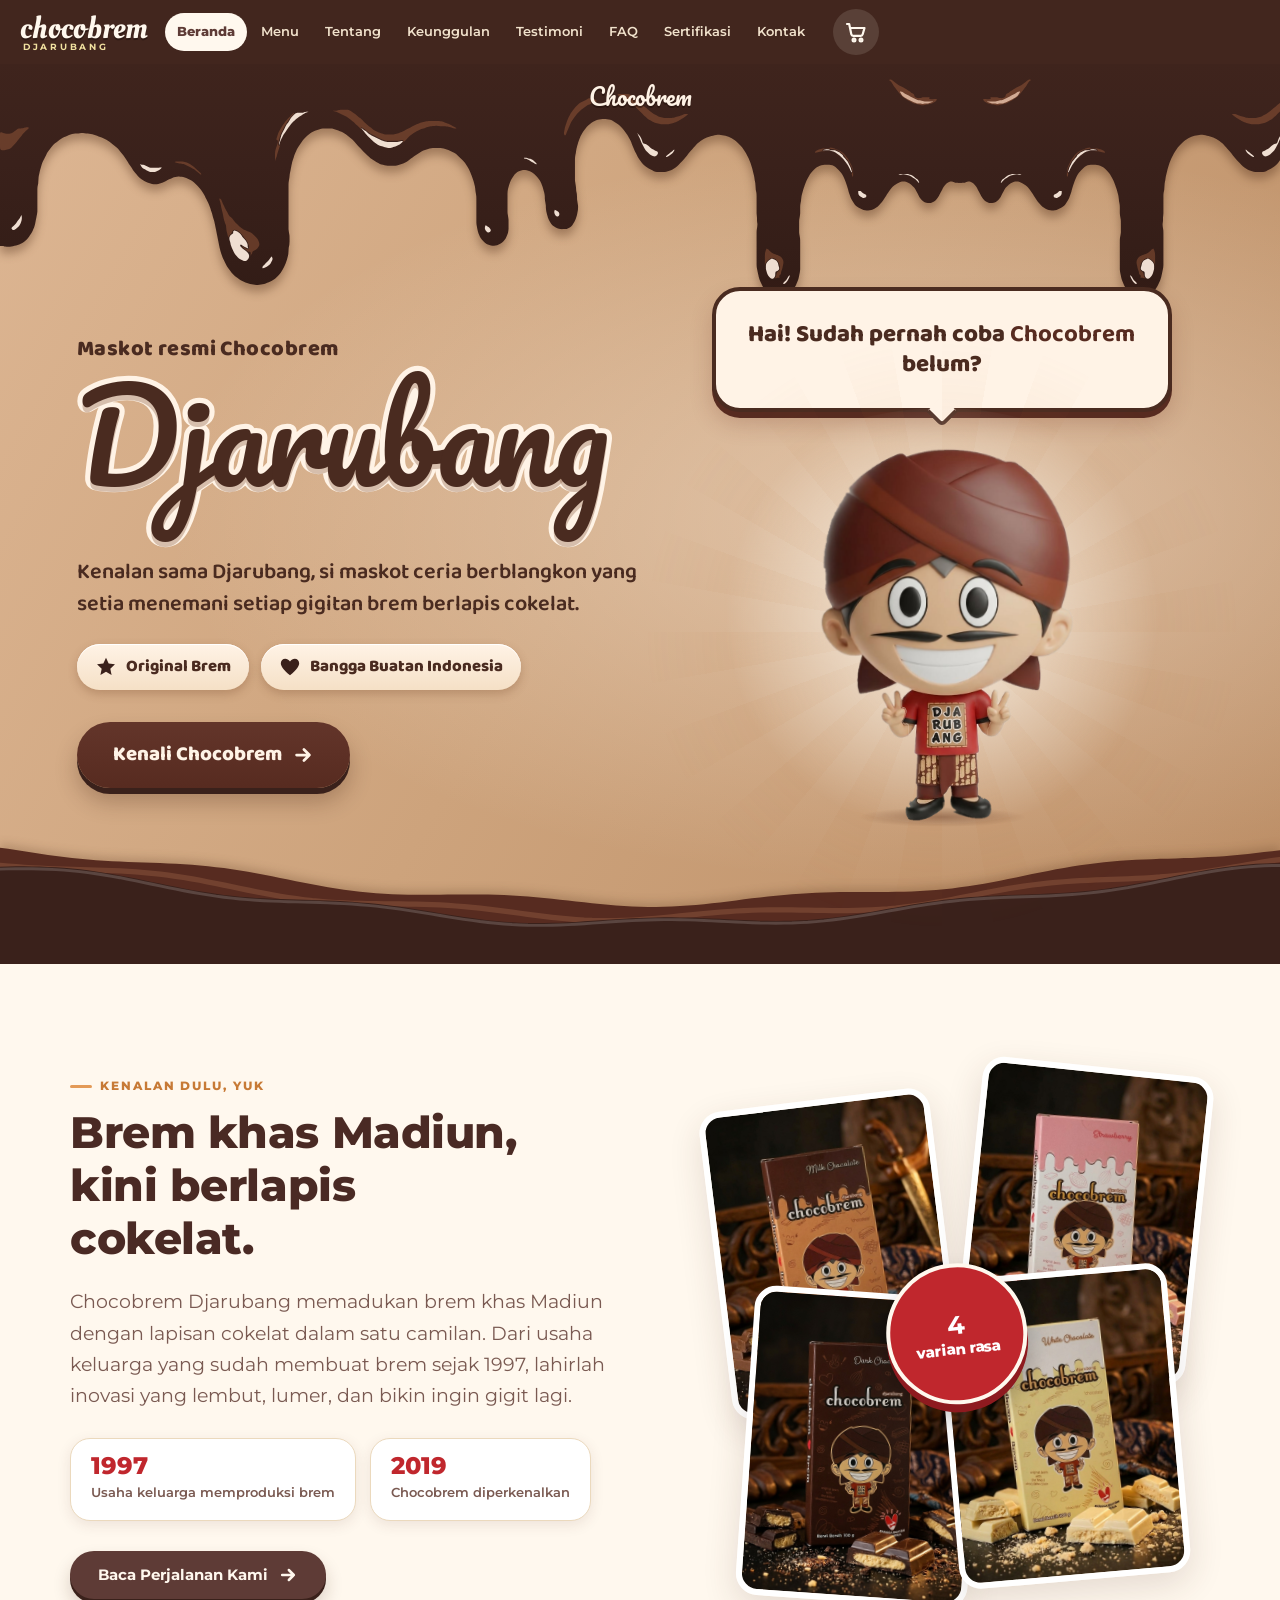
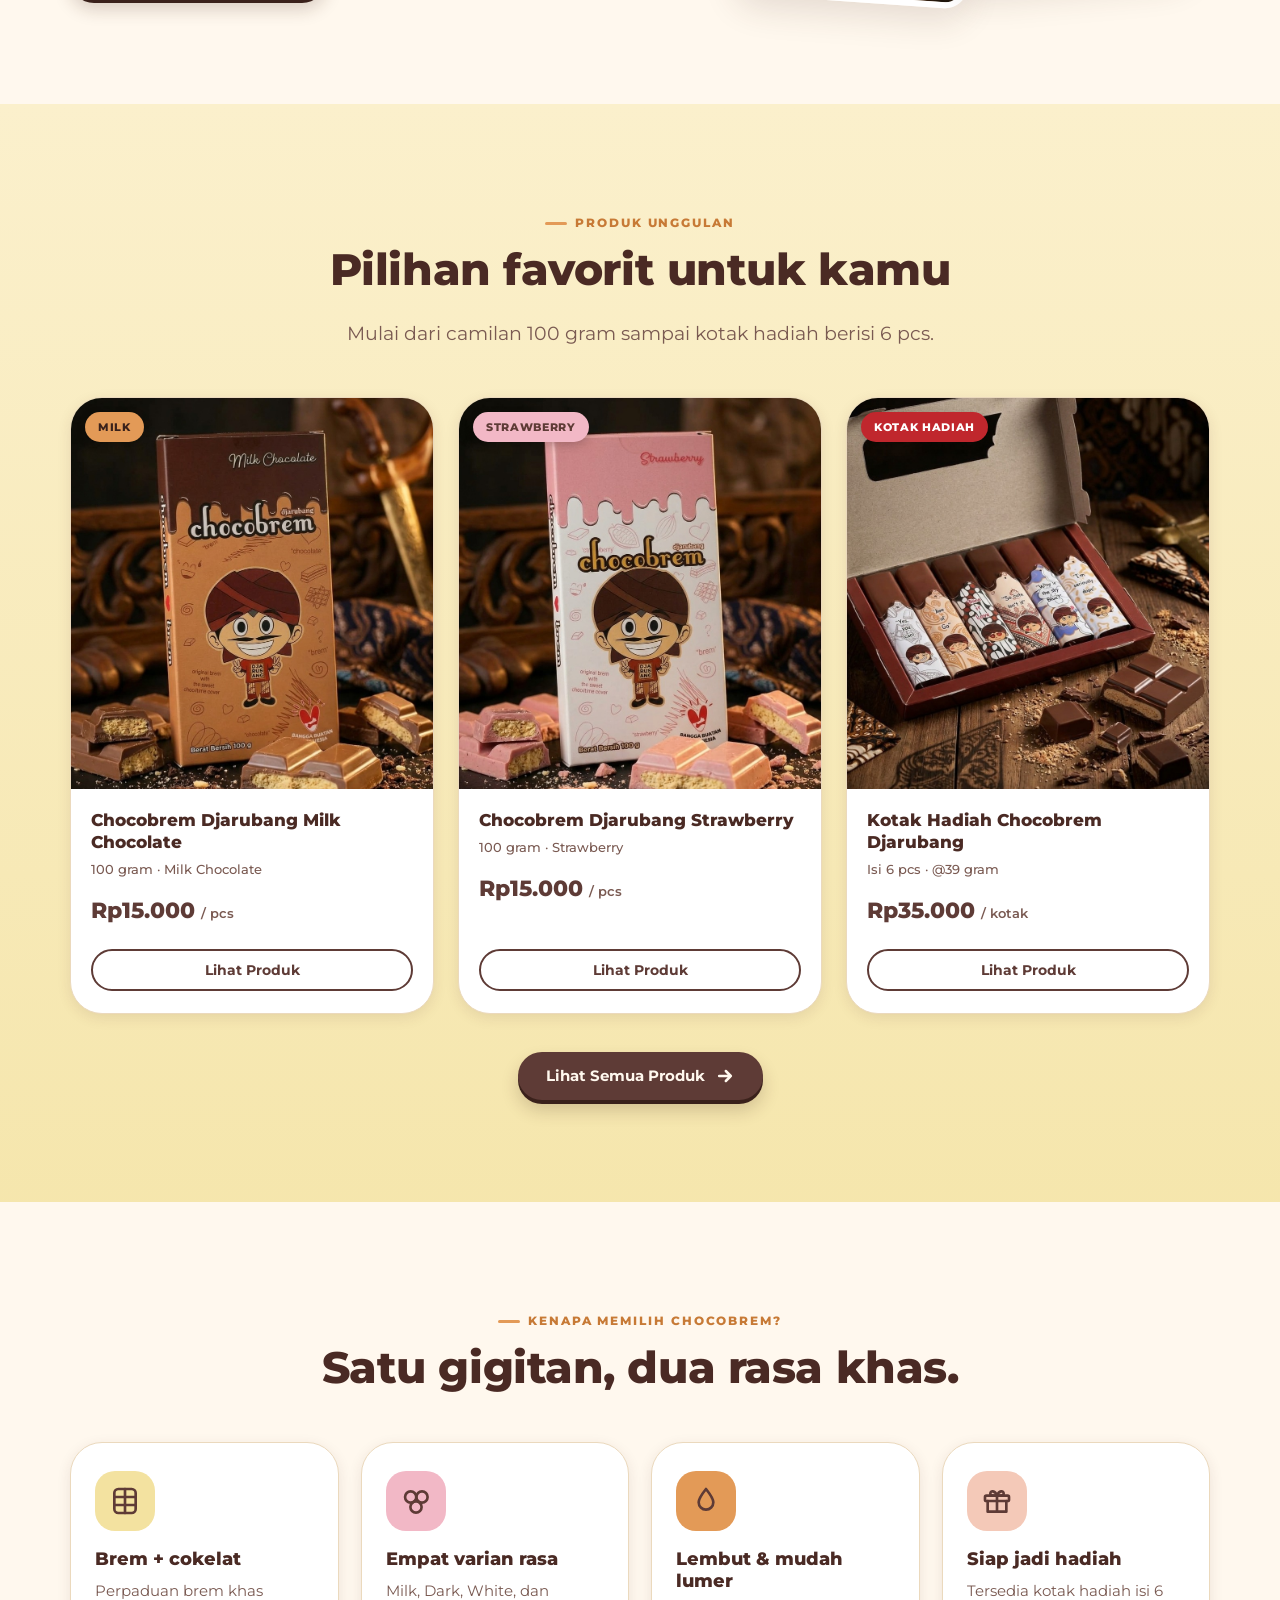
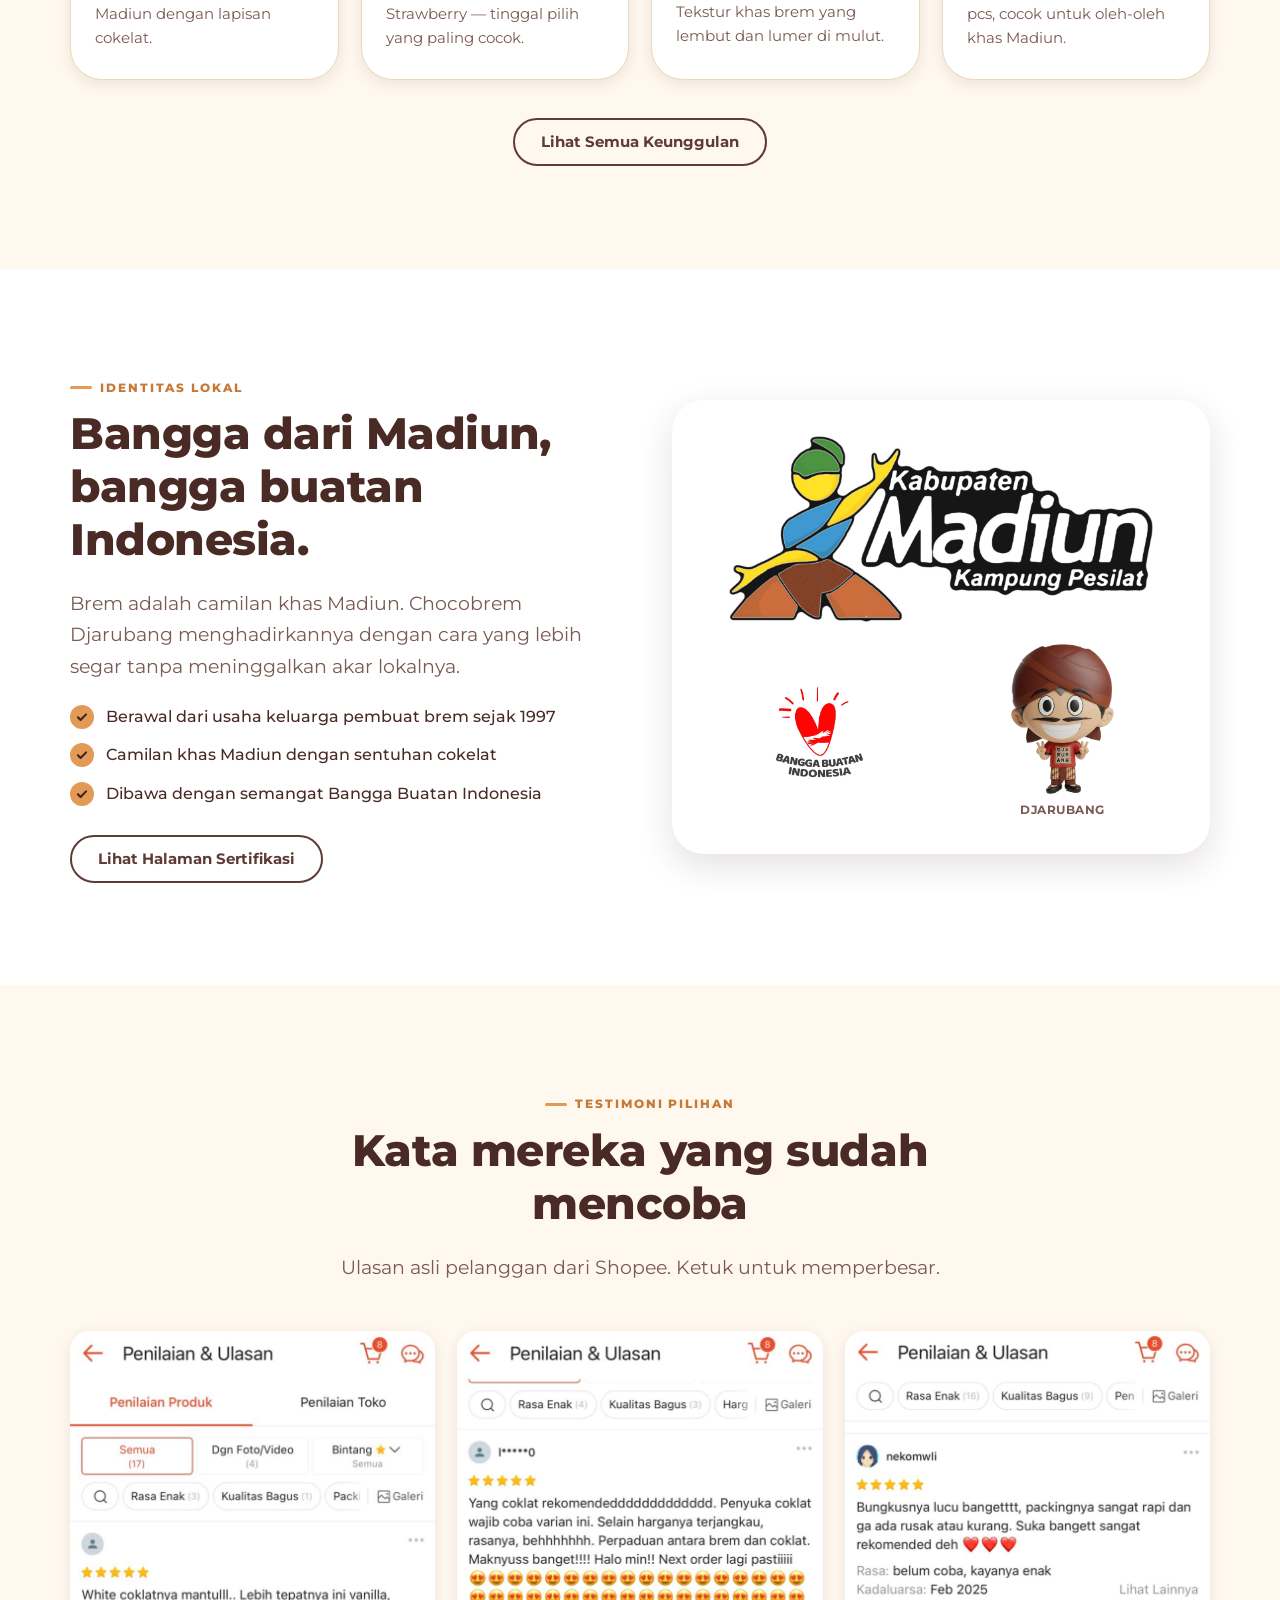
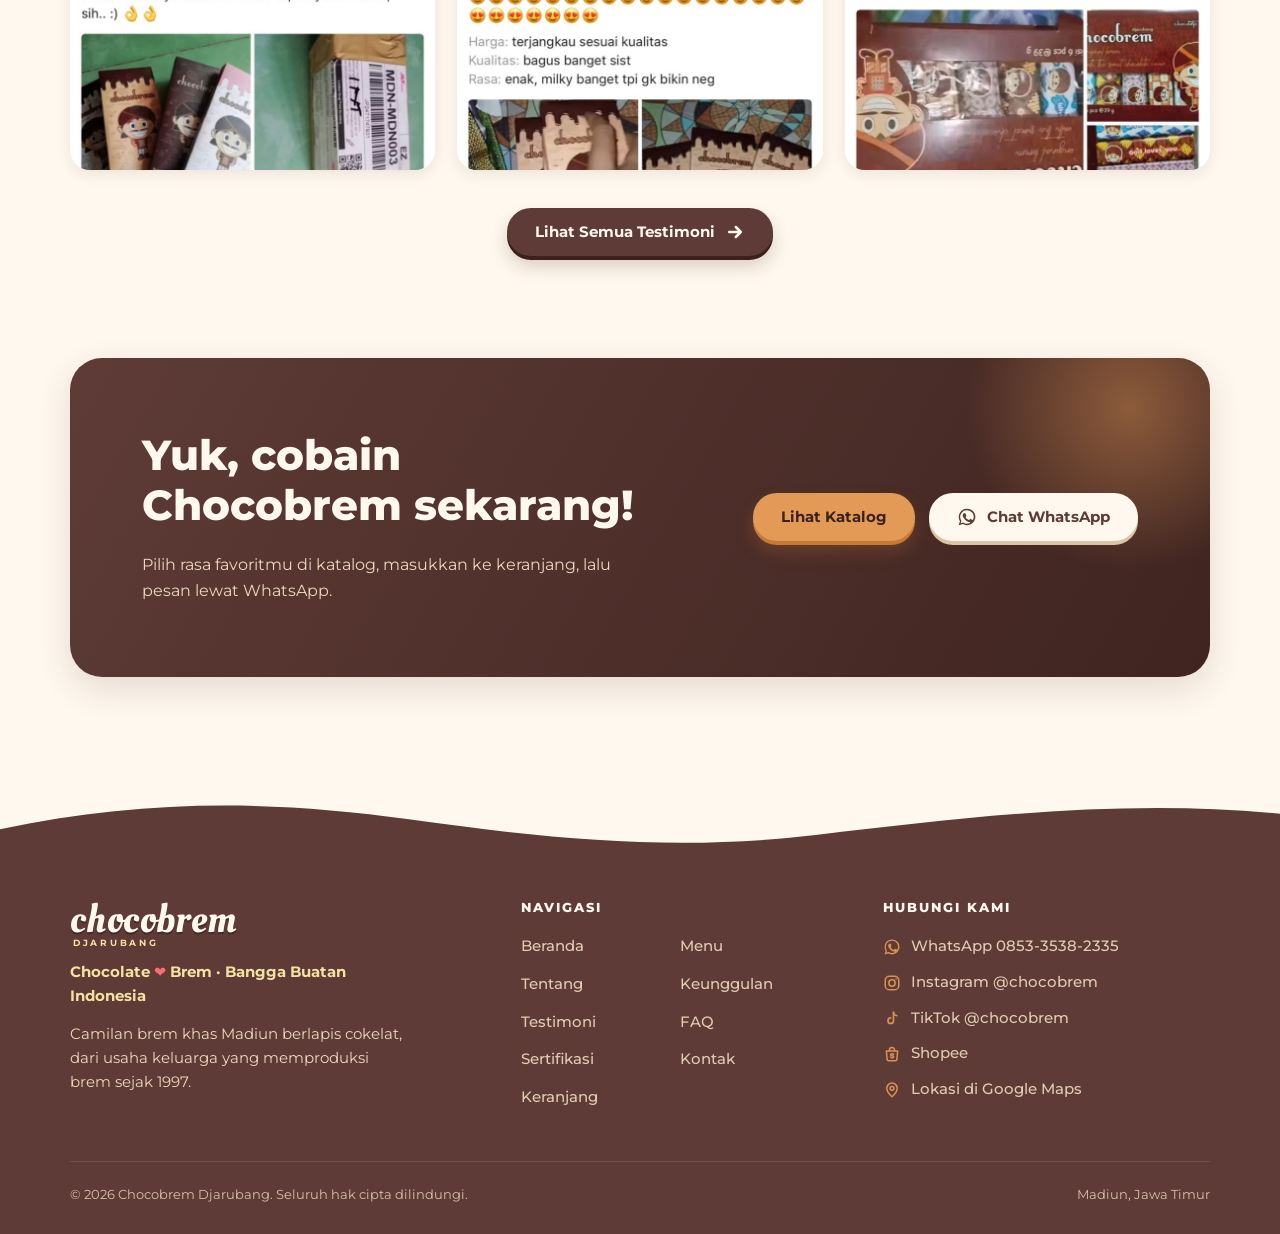
<file: index.html>
<!DOCTYPE html>
<html lang="id" class="no-js">
<head>
<meta charset="utf-8">
<meta name="viewport" content="width=device-width, initial-scale=1, viewport-fit=cover">
<title>Chocobrem Djarubang — Brem Khas Madiun Berlapis Cokelat</title>
<meta name="description" content="Chocobrem Djarubang: camilan brem khas Madiun berlapis cokelat. Pilih varian Milk, Dark, White, Strawberry dan kotak hadiah, pesan lewat WhatsApp.">
<meta name="theme-color" content="#42261E">
<link rel="icon" href="data:image/svg+xml,%3Csvg xmlns='http://www.w3.org/2000/svg' viewBox='0 0 100 100'%3E%3Ctext y='.9em' font-size='90'%3E%F0%9F%8D%AB%3C/text%3E%3C/svg%3E">
<link rel="preconnect" href="https://fonts.googleapis.com">
<link rel="preconnect" href="https://fonts.gstatic.com" crossorigin>
<link href="https://fonts.googleapis.com/css2?family=Montserrat:wght@400;500;600;700;800&family=Oleo+Script:wght@400;700&family=Baloo+2:wght@600;800&family=Pacifico&display=swap" rel="stylesheet">
<link rel="stylesheet" href="css/style.css">
<link rel="stylesheet" href="css/hero.css">
<script>document.documentElement.classList.remove('no-js')</script>
<script>try{if(sessionStorage.getItem("cbMelt"))document.documentElement.classList.add("melt-in")}catch(e){}</script>
<script src="js/melt.js" defer></script>
</head>
<body data-page="index.html">
<div class="melt" aria-hidden="true"><div class="melt-layer melt-back"><div class="melt-solid"></div><div class="melt-edge"></div></div><div class="melt-layer melt-front"><div class="melt-solid"></div><div class="melt-edge"></div></div><div class="melt-walker"><div class="melt-shadow"></div><img class="melt-mascot" src="assets/djarubang-jalan.png" alt=""></div></div>
<a class="skip-link" href="#konten">Lewati ke konten</a>
<header class="site-nav">
  <div class="nav-inner">
    <a class="logo" href="index.html" aria-label="Chocobrem Djarubang — Beranda"><span class="logo-word">chocobrem</span><span class="logo-sub">djarubang</span></a>
    <nav aria-label="Navigasi utama"><ul class="nav-links" id="nav-links"><li><a href="index.html" aria-current="page">Beranda</a></li><li><a href="menu.html">Menu</a></li><li><a href="tentang.html">Tentang</a></li><li><a href="keunggulan.html">Keunggulan</a></li><li><a href="testimoni.html">Testimoni</a></li><li><a href="faq.html">FAQ</a></li><li><a href="sertifikasi.html">Sertifikasi</a></li><li><a href="kontak.html">Kontak</a></li></ul></nav>
    <a class="cart-link" href="keranjang.html" aria-label="Keranjang"><svg viewBox="0 0 24 24" fill="none" stroke="currentColor" stroke-width="2.2" stroke-linecap="round" stroke-linejoin="round" aria-hidden="true"><path d="M3 4h2.2l2.1 10.2a2 2 0 0 0 2 1.6h7.5a2 2 0 0 0 1.9-1.5L20.5 8H6.2"/><circle cx="10" cy="20" r="1.4"/><circle cx="17" cy="20" r="1.4"/></svg><span class="cart-count" data-cart-count data-zero="true">0</span></a>
    <button type="button" class="nav-toggle" aria-expanded="false" aria-controls="nav-links" aria-label="Buka menu"><span></span></button>
  </div>
</header>
<main id="konten">
<section class="hero" id="hero">
 <div class="drip" aria-hidden="true"></div>
 <div class="crumbs" id="crumbs" aria-hidden="true"></div>
 <div class="tagline">Chocobrem</div>
 
 <div class="copy">
  <p class="kicker">Maskot resmi Chocobrem</p>
  <h1><span>Djarubang</span></h1>
  <p class="sub">Kenalan sama Djarubang, si maskot ceria berblangkon yang setia menemani setiap gigitan brem berlapis cokelat.</p>
  <div class="chips"><span><svg viewBox="0 0 24 24" fill="#3A211B"><path d="M12 2l2.9 6.3 6.9.8-5.1 4.7 1.4 6.8L12 17.3 5.9 20.6l1.4-6.8L2.2 9.1l6.9-.8z"/></svg>Original Brem</span><span><svg viewBox="0 0 24 24" fill="#3A211B"><path d="M12 21C4 14.5 2 10.5 2 7.8 2 5 4.2 3 6.8 3c2 0 3.6 1 5.2 3 1.6-2 3.2-3 5.2-3C19.800 3 22 5 22 7.800c0 2.700-2 6.700-10 13.200z"/></svg>Bangga Buatan Indonesia</span></div>
  <a class="cta" href="tentang.html">Kenali Chocobrem <svg viewBox="0 0 24 24" fill="none" stroke="currentColor" stroke-width="3" stroke-linecap="round" stroke-linejoin="round"><path d="M5 12h14M13 6l6 6-6 6"/></svg></a>
 </div>
 <div class="right">
  <div id="chocobrem-mascot" role="img" aria-label="Maskot Chocobrem, Djarubang, menyapa pengunjung">
   <div class="cb-bubble"><span class="cb-text"></span></div>
   <div class="cb-stage">
    <div class="rays"></div><div class="halo"></div>
    <div class="cb-shadow"></div>
    <div class="cb-fx"></div>
   </div>
  </div>
 </div>
 <svg class="wave" viewBox="0 0 1600 220" preserveAspectRatio="none" aria-hidden="true"><path d="M0 20.0 L10 21.9 L20 24.0 L30 26.2 L40 28.4 L50 30.5 L60 32.6 L70 34.5 L80 36.2 L90 37.8 L100 39.2 L110 40.5 L120 41.6 L130 42.5 L140 43.3 L150 43.9 L160 44.5 L170 45.0 L180 45.5 L190 46.0 L200 46.5 L210 47.1 L220 47.7 L230 48.6 L240 49.5 L250 50.7 L260 52.0 L270 53.5 L280 55.2 L290 57.2 L300 59.3 L310 61.6 L320 64.0 L330 66.6 L340 69.3 L350 72.1 L360 74.9 L370 77.6 L380 80.4 L390 83.1 L400 85.6 L410 88.1 L420 90.3 L430 92.4 L440 94.2 L450 95.8 L460 97.2 L470 98.4 L480 99.3 L490 100.0 L500 100.5 L510 100.8 L520 100.9 L530 101.0 L540 100.9 L550 100.8 L560 100.6 L570 100.5 L580 100.4 L590 100.4 L600 100.5 L610 100.7 L620 101.0 L630 101.6 L640 102.2 L650 103.1 L660 104.1 L670 105.2 L680 106.5 L690 107.9 L700 109.4 L710 110.9 L720 112.5 L730 114.0 L740 115.5 L750 116.9 L760 118.2 L770 119.4 L780 120.3 L790 121.1 L800 121.6 L810 121.9 L820 121.9 L830 121.7 L840 121.2 L850 120.5 L860 119.6 L870 118.4 L880 117.1 L890 115.6 L900 114.1 L910 112.4 L920 110.7 L930 108.9 L940 107.2 L950 105.6 L960 104.0 L970 102.5 L980 101.2 L990 100.1 L1000 99.1 L1010 98.2 L1020 97.5 L1030 97.0 L1040 96.7 L1050 96.4 L1060 96.3 L1070 96.3 L1080 96.2 L1090 96.3 L1100 96.2 L1110 96.2 L1120 96.0 L1130 95.7 L1140 95.3 L1150 94.7 L1160 93.8 L1170 92.8 L1180 91.6 L1190 90.1 L1200 88.3 L1210 86.4 L1220 84.3 L1230 81.9 L1240 79.4 L1250 76.8 L1260 74.0 L1270 71.2 L1280 68.3 L1290 65.5 L1300 62.7 L1310 60.0 L1320 57.3 L1330 54.9 L1340 52.5 L1350 50.4 L1360 48.4 L1370 46.7 L1380 45.2 L1390 43.9 L1400 42.7 L1410 41.8 L1420 41.0 L1430 40.3 L1440 39.8 L1450 39.3 L1460 38.9 L1470 38.5 L1480 38.0 L1490 37.6 L1500 37.0 L1510 36.3 L1520 35.5 L1530 34.6 L1540 33.5 L1550 32.2 L1560 30.8 L1570 29.3 L1580 27.7 L1590 26.0 L1600 24.4 L1600 220 L0 220Z" fill="#572B20"/><path d="M0 50.5 L10 51.6 L20 52.7 L30 53.7 L40 54.6 L50 55.4 L60 56.1 L70 56.6 L80 57.1 L90 57.5 L100 57.8 L110 58.2 L120 58.5 L130 58.9 L140 59.4 L150 60.0 L160 60.8 L170 61.7 L180 62.8 L190 64.1 L200 65.6 L210 67.3 L220 69.3 L230 71.4 L240 73.7 L250 76.2 L260 78.9 L270 81.6 L280 84.4 L290 87.3 L300 90.2 L310 93.0 L320 95.8 L330 98.5 L340 101.1 L350 103.5 L360 105.7 L370 107.7 L380 109.5 L390 111.1 L400 112.4 L410 113.5 L420 114.4 L430 115.1 L440 115.6 L450 116.0 L460 116.3 L470 116.4 L480 116.5 L490 116.6 L500 116.7 L510 116.9 L520 117.1 L530 117.4 L540 117.9 L550 118.5 L560 119.3 L570 120.3 L580 121.4 L590 122.6 L600 124.1 L610 125.6 L620 127.3 L630 129.1 L640 130.9 L650 132.8 L660 134.7 L670 136.5 L680 138.2 L690 139.8 L700 141.2 L710 142.5 L720 143.6 L730 144.5 L740 145.1 L750 145.4 L760 145.5 L770 145.4 L780 145.0 L790 144.4 L800 143.6 L810 142.6 L820 141.4 L830 140.2 L840 138.8 L850 137.4 L860 136.0 L870 134.6 L880 133.2 L890 132.0 L900 130.8 L910 129.8 L920 128.9 L930 128.2 L940 127.6 L950 127.2 L960 127.0 L970 126.9 L980 126.9 L990 127.1 L1000 127.3 L1010 127.5 L1020 127.8 L1030 128.0 L1040 128.2 L1050 128.3 L1060 128.2 L1070 128.0 L1080 127.6 L1090 127.0 L1100 126.2 L1110 125.2 L1120 123.9 L1130 122.3 L1140 120.6 L1150 118.6 L1160 116.4 L1170 114.1 L1180 111.6 L1190 109.0 L1200 106.3 L1210 103.6 L1220 100.8 L1230 98.1 L1240 95.5 L1250 93.0 L1260 90.5 L1270 88.3 L1280 86.2 L1290 84.3 L1300 82.6 L1310 81.1 L1320 79.7 L1330 78.6 L1340 77.6 L1350 76.8 L1360 76.1 L1370 75.5 L1380 75.0 L1390 74.5 L1400 74.0 L1410 73.5 L1420 72.9 L1430 72.2 L1440 71.3 L1450 70.4 L1460 69.2 L1470 67.9 L1480 66.4 L1490 64.7 L1500 62.9 L1510 60.9 L1520 58.7 L1530 56.4 L1540 54.0 L1550 51.6 L1560 49.2 L1570 46.8 L1580 44.5 L1590 42.4 L1600 40.6 " stroke="#8d583f" stroke-opacity="0.5" stroke-width="9" fill="none" stroke-linecap="round"/><path d="M0 70.7 L10 70.5 L20 70.4 L30 70.3 L40 70.3 L50 70.4 L60 70.5 L70 70.8 L80 71.2 L90 71.7 L100 72.5 L110 73.4 L120 74.6 L130 76.0 L140 77.6 L150 79.5 L160 81.6 L170 83.8 L180 86.3 L190 88.9 L200 91.6 L210 94.5 L220 97.4 L230 100.3 L240 103.2 L250 106.0 L260 108.8 L270 111.4 L280 113.9 L290 116.2 L300 118.3 L310 120.2 L320 121.9 L330 123.3 L340 124.6 L350 125.6 L360 126.5 L370 127.2 L380 127.7 L390 128.1 L400 128.5 L410 128.8 L420 129.1 L430 129.4 L440 129.7 L450 130.2 L460 130.7 L470 131.4 L480 132.2 L490 133.3 L500 134.4 L510 135.8 L520 137.3 L530 139.0 L540 140.8 L550 142.8 L560 144.8 L570 146.9 L580 149.1 L590 151.2 L600 153.3 L610 155.3 L620 157.2 L630 159.0 L640 160.6 L650 162.0 L660 163.1 L670 164.0 L680 164.7 L690 165.2 L700 165.3 L710 165.3 L720 165.0 L730 164.5 L740 163.8 L750 163.0 L760 162.1 L770 161.0 L780 159.9 L790 158.8 L800 157.7 L810 156.7 L820 155.7 L830 154.9 L840 154.2 L850 153.6 L860 153.2 L870 152.9 L880 152.8 L890 152.9 L900 153.1 L910 153.4 L920 153.9 L930 154.3 L940 154.9 L950 155.4 L960 155.9 L970 156.4 L980 156.7 L990 157.0 L1000 157.0 L1010 156.9 L1020 156.6 L1030 156.0 L1040 155.2 L1050 154.2 L1060 152.9 L1070 151.4 L1080 149.6 L1090 147.7 L1100 145.5 L1110 143.2 L1120 140.8 L1130 138.3 L1140 135.8 L1150 133.2 L1160 130.7 L1170 128.2 L1180 125.8 L1190 123.5 L1200 121.4 L1210 119.4 L1220 117.6 L1230 116.0 L1240 114.6 L1250 113.3 L1260 112.2 L1270 111.3 L1280 110.6 L1290 109.9 L1300 109.4 L1310 108.9 L1320 108.4 L1330 107.9 L1340 107.3 L1350 106.7 L1360 106.0 L1370 105.1 L1380 104.1 L1390 102.9 L1400 101.5 L1410 99.9 L1420 98.1 L1430 96.1 L1440 93.9 L1450 91.6 L1460 89.1 L1470 86.5 L1480 83.9 L1490 81.1 L1500 78.4 L1510 75.7 L1520 73.1 L1530 70.5 L1540 68.2 L1550 66.0 L1560 64.0 L1570 62.2 L1580 60.8 L1590 59.7 L1600 59.1 " stroke="#8d583f" stroke-opacity="0.38" stroke-width="6" fill="none" stroke-linecap="round"/><path d="M0 53.0 L10 52.5 L20 52.2 L30 52.2 L40 52.3 L50 52.6 L60 53.1 L70 53.8 L80 54.7 L90 55.9 L100 57.3 L110 59.0 L120 60.9 L130 63.0 L140 65.3 L150 67.7 L160 70.4 L170 73.1 L180 76.0 L190 78.9 L200 81.7 L210 84.6 L220 87.4 L230 90.1 L240 92.7 L250 95.1 L260 97.3 L270 99.4 L280 101.2 L290 102.8 L300 104.2 L310 105.4 L320 106.4 L330 107.2 L340 107.9 L350 108.4 L360 108.9 L370 109.3 L380 109.6 L390 110.0 L400 110.4 L410 110.9 L420 111.5 L430 112.2 L440 113.0 L450 114.1 L460 115.2 L470 116.6 L480 118.2 L490 119.9 L500 121.8 L510 123.8 L520 125.9 L530 128.1 L540 130.3 L550 132.6 L560 134.9 L570 137.1 L580 139.2 L590 141.1 L600 143.0 L610 144.6 L620 146.0 L630 147.2 L640 148.2 L650 148.9 L660 149.4 L670 149.6 L680 149.6 L690 149.3 L700 148.9 L710 148.3 L720 147.6 L730 146.7 L740 145.8 L750 144.9 L760 143.9 L770 143.0 L780 142.2 L790 141.4 L800 140.8 L810 140.3 L820 140.0 L830 139.8 L840 139.8 L850 139.9 L860 140.2 L870 140.6 L880 141.2 L890 141.8 L900 142.4 L910 143.1 L920 143.8 L930 144.5 L940 145.0 L950 145.5 L960 145.7 L970 145.9 L980 145.8 L990 145.5 L1000 144.9 L1010 144.2 L1020 143.1 L1030 141.9 L1040 140.3 L1050 138.6 L1060 136.7 L1070 134.6 L1080 132.4 L1090 130.0 L1100 127.6 L1110 125.2 L1120 122.7 L1130 120.3 L1140 117.9 L1150 115.7 L1160 113.5 L1170 111.6 L1180 109.7 L1190 108.1 L1200 106.7 L1210 105.4 L1220 104.3 L1230 103.4 L1240 102.6 L1250 101.9 L1260 101.4 L1270 100.9 L1280 100.4 L1290 100.0 L1300 99.5 L1310 99.0 L1320 98.3 L1330 97.5 L1340 96.6 L1350 95.5 L1360 94.2 L1370 92.7 L1380 91.0 L1390 89.1 L1400 86.9 L1410 84.7 L1420 82.2 L1430 79.6 L1440 76.9 L1450 74.1 L1460 71.3 L1470 68.5 L1480 65.7 L1490 63.0 L1500 60.4 L1510 58.0 L1520 55.7 L1530 53.7 L1540 51.8 L1550 50.3 L1560 49.0 L1570 47.9 L1580 47.2 L1590 46.8 L1600 46.8 L1600 220 L0 220Z" fill="#3A211B"/><path d="M0 57.0 L10 56.5 L20 56.2 L30 56.2 L40 56.3 L50 56.6 L60 57.1 L70 57.8 L80 58.7 L90 59.9 L100 61.3 L110 63.0 L120 64.9 L130 67.0 L140 69.3 L150 71.7 L160 74.4 L170 77.1 L180 80.0 L190 82.9 L200 85.7 L210 88.6 L220 91.4 L230 94.1 L240 96.7 L250 99.1 L260 101.3 L270 103.4 L280 105.2 L290 106.8 L300 108.2 L310 109.4 L320 110.4 L330 111.2 L340 111.9 L350 112.4 L360 112.9 L370 113.3 L380 113.6 L390 114.0 L400 114.4 L410 114.9 L420 115.5 L430 116.2 L440 117.0 L450 118.1 L460 119.2 L470 120.6 L480 122.2 L490 123.9 L500 125.8 L510 127.8 L520 129.9 L530 132.1 L540 134.3 L550 136.6 L560 138.9 L570 141.1 L580 143.2 L590 145.1 L600 147.0 L610 148.6 L620 150.0 L630 151.2 L640 152.2 L650 152.9 L660 153.4 L670 153.6 L680 153.6 L690 153.3 L700 152.9 L710 152.3 L720 151.6 L730 150.7 L740 149.8 L750 148.9 L760 147.9 L770 147.0 L780 146.2 L790 145.4 L800 144.8 L810 144.3 L820 144.0 L830 143.8 L840 143.8 L850 143.9 L860 144.2 L870 144.6 L880 145.2 L890 145.8 L900 146.4 L910 147.1 L920 147.8 L930 148.5 L940 149.0 L950 149.5 L960 149.7 L970 149.9 L980 149.8 L990 149.5 L1000 148.9 L1010 148.2 L1020 147.1 L1030 145.9 L1040 144.3 L1050 142.6 L1060 140.7 L1070 138.6 L1080 136.4 L1090 134.0 L1100 131.6 L1110 129.2 L1120 126.7 L1130 124.3 L1140 121.9 L1150 119.7 L1160 117.5 L1170 115.6 L1180 113.7 L1190 112.1 L1200 110.7 L1210 109.4 L1220 108.3 L1230 107.4 L1240 106.6 L1250 105.9 L1260 105.4 L1270 104.9 L1280 104.4 L1290 104.0 L1300 103.5 L1310 103.0 L1320 102.3 L1330 101.5 L1340 100.6 L1350 99.5 L1360 98.2 L1370 96.7 L1380 95.0 L1390 93.1 L1400 90.9 L1410 88.7 L1420 86.2 L1430 83.6 L1440 80.9 L1450 78.1 L1460 75.3 L1470 72.5 L1480 69.7 L1490 67.0 L1500 64.4 L1510 62.0 L1520 59.7 L1530 57.7 L1540 55.8 L1550 54.3 L1560 53.0 L1570 51.9 L1580 51.2 L1590 50.8 L1600 50.8 " stroke="#fff" stroke-opacity=".16" stroke-width="5" fill="none" stroke-linecap="round"/></svg>
</section>

<section class="section" id="pengenalan" aria-labelledby="h-pengenalan">
  <div class="container intro-grid">
    <div class="reveal">
      <p class="eyebrow">Kenalan dulu, yuk</p>
      <h2 class="h2" id="h-pengenalan">Brem khas Madiun, kini berlapis cokelat.</h2>
      <p class="lead">Chocobrem Djarubang memadukan brem khas Madiun dengan lapisan cokelat dalam satu camilan. Dari usaha keluarga yang sudah membuat brem sejak 1997, lahirlah inovasi yang lembut, lumer, dan bikin ingin gigit lagi.</p>
      <div class="journey" aria-label="Perjalanan Chocobrem">
        <div class="journey-item"><strong>1997</strong><span>Usaha keluarga memproduksi brem</span></div>
        <div class="journey-item"><strong>2019</strong><span>Chocobrem diperkenalkan</span></div>
      </div>
      <a class="btn btn-primary" href="tentang.html">Baca Perjalanan Kami <svg viewBox="0 0 24 24" fill="none" stroke="currentColor" stroke-width="3" stroke-linecap="round" stroke-linejoin="round" aria-hidden="true"><path d="M5 12h14M13 6l6 6-6 6"/></svg></a>
    </div>
    <div class="fan reveal" aria-label="Empat varian rasa Chocobrem">
      <figure><img src="assets/milk.jpg" alt="Chocobrem Milk Chocolate" loading="lazy"></figure>
      <figure><img src="assets/strawberry.jpg" alt="Chocobrem Strawberry" loading="lazy"></figure>
      <figure><img src="assets/dark.jpg" alt="Chocobrem Dark Chocolate" loading="lazy"></figure>
      <figure><img src="assets/white.jpg" alt="Chocobrem White Chocolate" loading="lazy"></figure>
      <div class="fan-badge" aria-hidden="true"><span><b>4</b>varian rasa</span></div>
    </div>
  </div>
</section>

<section class="section section--vanila" aria-labelledby="h-unggulan">
  <div class="container">
    <div class="section-head section-head--center reveal">
      <p class="eyebrow">Produk Unggulan</p>
      <h2 class="h2" id="h-unggulan">Pilihan favorit untuk kamu</h2>
      <p class="lead">Mulai dari camilan 100 gram sampai kotak hadiah berisi 6 pcs.</p>
    </div>
    <div class="product-grid product-grid--3" id="featured-products"><noscript><p class="empty-note">Aktifkan JavaScript untuk melihat produk, atau buka <a href="menu.html">halaman Menu</a>.</p></noscript></div>
    <div class="center-cta"><a class="btn btn-primary" href="menu.html">Lihat Semua Produk <svg viewBox="0 0 24 24" fill="none" stroke="currentColor" stroke-width="3" stroke-linecap="round" stroke-linejoin="round" aria-hidden="true"><path d="M5 12h14M13 6l6 6-6 6"/></svg></a></div>
  </div>
</section>

<section class="section" aria-labelledby="h-kenapa">
  <div class="container">
    <div class="section-head section-head--center reveal">
      <p class="eyebrow">Kenapa Memilih Chocobrem?</p>
      <h2 class="h2" id="h-kenapa">Satu gigitan, dua rasa khas.</h2>
    </div>
    <div class="feature-grid">
      <article class="feature reveal"><div class="feature-ic"><svg viewBox="0 0 24 24" fill="none" stroke="currentColor" stroke-width="2" stroke-linecap="round" stroke-linejoin="round"><rect x="4" y="3" width="16" height="18" rx="3"/><path d="M4 9h16M12 3v18M4 15h16"/></svg></div><h3>Brem + cokelat</h3><p>Perpaduan brem khas Madiun dengan lapisan cokelat.</p></article>
      <article class="feature reveal"><div class="feature-ic"><svg viewBox="0 0 24 24" fill="none" stroke="currentColor" stroke-width="2" stroke-linecap="round" stroke-linejoin="round"><circle cx="8" cy="9" r="4.2"/><circle cx="16.5" cy="9" r="4.2"/><circle cx="12" cy="16.5" r="4.2"/></svg></div><h3>Empat varian rasa</h3><p>Milk, Dark, White, dan Strawberry — tinggal pilih yang paling cocok.</p></article>
      <article class="feature reveal"><div class="feature-ic"><svg viewBox="0 0 24 24" fill="none" stroke="currentColor" stroke-width="2" stroke-linecap="round" stroke-linejoin="round"><path d="M12 3c3.5 4.4 5.5 7 5.5 10a5.5 5.5 0 0 1-11 0C6.5 10 8.5 7.4 12 3z"/></svg></div><h3>Lembut &amp; mudah lumer</h3><p>Tekstur khas brem yang lembut dan lumer di mulut.</p></article>
      <article class="feature reveal"><div class="feature-ic"><svg viewBox="0 0 24 24" fill="none" stroke="currentColor" stroke-width="2" stroke-linecap="round" stroke-linejoin="round"><rect x="3" y="8" width="18" height="4" rx="1"/><path d="M5 12v8h14v-8M12 8v12M12 8c-1.5-4-5-4-5-1.5C7 8 9 8 12 8zM12 8c1.5-4 5-4 5-1.5C17 8 15 8 12 8z"/></svg></div><h3>Siap jadi hadiah</h3><p>Tersedia kotak hadiah isi 6 pcs, cocok untuk oleh-oleh khas Madiun.</p></article>
    </div>
    <div class="center-cta"><a class="btn btn-ghost" href="keunggulan.html">Lihat Semua Keunggulan</a></div>
  </div>
</section>

<section class="section section--putih" aria-labelledby="h-lokal">
  <div class="container local-grid">
    <div class="reveal">
      <p class="eyebrow">Identitas Lokal</p>
      <h2 class="h2" id="h-lokal">Bangga dari Madiun, bangga buatan Indonesia.</h2>
      <p class="lead">Brem adalah camilan khas Madiun. Chocobrem Djarubang menghadirkannya dengan cara yang lebih segar tanpa meninggalkan akar lokalnya.</p>
      <ul class="check-list">
        <li>Berawal dari usaha keluarga pembuat brem sejak 1997</li>
        <li>Camilan khas Madiun dengan sentuhan cokelat</li>
        <li>Dibawa dengan semangat Bangga Buatan Indonesia</li>
      </ul>
      <a class="btn btn-ghost" href="sertifikasi.html">Lihat Halaman Sertifikasi</a>
    </div>
    <div class="logo-card reveal">
      <img src="assets/aset-logo-lainnya/madiun-kampung-pesilat.jpeg" alt="Logo Kabupaten Madiun Kampung Pesilat" loading="lazy">
      <div class="logo-card-row">
        <figure><img src="assets/aset-logo-lainnya/bangga-buatan-indonesia.jpeg" alt="Logo Bangga Buatan Indonesia" loading="lazy"></figure>
        <figure><img src="assets/djarubang-maskot.png" alt="Djarubang, maskot resmi Chocobrem" loading="lazy" style="max-height:150px"><figcaption>DJARUBANG</figcaption></figure>
      </div>
    </div>
  </div>
</section>

<section class="section" aria-labelledby="h-testi">
  <div class="container">
    <div class="section-head section-head--center reveal">
      <p class="eyebrow">Testimoni Pilihan</p>
      <h2 class="h2" id="h-testi">Kata mereka yang sudah mencoba</h2>
      <p class="lead">Ulasan asli pelanggan dari Shopee. Ketuk untuk memperbesar.</p>
    </div>
    <div class="review-strip">
      <button type="button" class="review-thumb reveal" data-lightbox="assets/ulasan-1.jpeg" data-alt="Ulasan pelanggan Shopee 1"><img src="assets/ulasan-1.jpeg" alt="Ulasan pelanggan Shopee tentang varian White Chocolate" loading="lazy"></button>
      <button type="button" class="review-thumb reveal" data-lightbox="assets/ulasan-2.jpeg" data-alt="Ulasan pelanggan Shopee 2"><img src="assets/ulasan-2.jpeg" alt="Ulasan pelanggan Shopee tentang varian cokelat" loading="lazy"></button>
      <button type="button" class="review-thumb reveal" data-lightbox="assets/ulasan-4.jpeg" data-alt="Ulasan pelanggan Shopee 4"><img src="assets/ulasan-4.jpeg" alt="Ulasan pelanggan Shopee tentang kotak hadiah" loading="lazy"></button>
    </div>
    <div class="center-cta"><a class="btn btn-primary" href="testimoni.html">Lihat Semua Testimoni <svg viewBox="0 0 24 24" fill="none" stroke="currentColor" stroke-width="3" stroke-linecap="round" stroke-linejoin="round" aria-hidden="true"><path d="M5 12h14M13 6l6 6-6 6"/></svg></a></div>
  </div>
</section>

<section class="section" style="padding-top:0" aria-labelledby="h-cta">
  <div class="container">
    <div class="cta-band reveal">
      <div>
        <h2 id="h-cta">Yuk, cobain Chocobrem sekarang!</h2>
        <p>Pilih rasa favoritmu di katalog, masukkan ke keranjang, lalu pesan lewat WhatsApp.</p>
      </div>
      <div class="cta-actions">
        <a class="btn btn-karamel" href="menu.html">Lihat Katalog</a>
        <a class="btn btn-krem" href="https://wa.me/6285335382335?text=Halo%20Chocobrem%2C%20saya%20ingin%20bertanya%20tentang%20produk." target="_blank" rel="noopener"><svg viewBox="0 0 24 24" fill="currentColor" aria-hidden="true"><path d="M12.04 2a9.9 9.9 0 0 0-8.5 14.95L2 22l5.2-1.5A9.9 9.9 0 1 0 12.04 2zm0 1.8a8.1 8.1 0 1 1-4.3 15l-.3-.2-3 .9.9-2.9-.2-.3A8.1 8.1 0 0 1 12.04 3.8zM8.6 7.6c-.2 0-.5.1-.7.3-.3.3-1 1-1 2.4s1 2.8 1.2 3c.1.2 2 3.2 5 4.4 2.5 1 3 .8 3.5.7.6-.1 1.8-.7 2-1.4.3-.7.3-1.3.2-1.4-.1-.2-.3-.3-.6-.4l-1.9-.9c-.3-.1-.5-.1-.7.1l-.9 1.1c-.2.2-.3.2-.6.1-.3-.2-1.2-.5-2.3-1.4-.8-.8-1.4-1.7-1.5-2-.2-.3 0-.4.1-.6l.5-.5.3-.5c.1-.2 0-.4 0-.5l-.9-2.1c-.2-.5-.4-.5-.6-.5h-.6z"/></svg>Chat WhatsApp</a>
      </div>
    </div>
  </div>
</section>

</main>
<footer class="site-footer">
  <svg class="footer-wave" viewBox="0 0 1440 80" preserveAspectRatio="none" aria-hidden="true"><path d="M0 50C160 8 300 8 460 36s300 46 460 22 340-52 520-30V80H0z"/></svg>
  <div class="container">
    <div class="footer-grid">
      <div class="footer-brand">
        <a class="logo" href="index.html" aria-label="Chocobrem Djarubang"><span class="logo-word">chocobrem</span><span class="logo-sub">djarubang</span></a>
        <p class="footer-tag">Chocolate <b>❤</b> Brem · Bangga Buatan Indonesia</p>
        <p>Camilan brem khas Madiun berlapis cokelat, dari usaha keluarga yang memproduksi brem sejak 1997.</p>
      </div>
      <div>
        <h4>Navigasi</h4>
        <div class="footer-links"><a href="index.html">Beranda</a><a href="menu.html">Menu</a><a href="tentang.html">Tentang</a><a href="keunggulan.html">Keunggulan</a><a href="testimoni.html">Testimoni</a><a href="faq.html">FAQ</a><a href="sertifikasi.html">Sertifikasi</a><a href="kontak.html">Kontak</a><a href="keranjang.html">Keranjang</a></div>
      </div>
      <div>
        <h4>Hubungi Kami</h4>
        <div class="footer-contact">
          <a href="https://wa.me/6285335382335?text=Halo%20Chocobrem%2C%20saya%20ingin%20bertanya%20tentang%20produk." target="_blank" rel="noopener"><svg viewBox="0 0 24 24" fill="currentColor" aria-hidden="true"><path d="M12.04 2a9.9 9.9 0 0 0-8.5 14.95L2 22l5.2-1.5A9.9 9.9 0 1 0 12.04 2zm0 1.8a8.1 8.1 0 1 1-4.3 15l-.3-.2-3 .9.9-2.9-.2-.3A8.1 8.1 0 0 1 12.04 3.8zM8.6 7.6c-.2 0-.5.1-.7.3-.3.3-1 1-1 2.4s1 2.8 1.2 3c.1.2 2 3.2 5 4.4 2.5 1 3 .8 3.5.7.6-.1 1.8-.7 2-1.4.3-.7.3-1.3.2-1.4-.1-.2-.3-.3-.6-.4l-1.9-.9c-.3-.1-.5-.1-.7.1l-.9 1.1c-.2.2-.3.2-.6.1-.3-.2-1.2-.5-2.3-1.4-.8-.8-1.4-1.7-1.5-2-.2-.3 0-.4.1-.6l.5-.5.3-.5c.1-.2 0-.4 0-.5l-.9-2.1c-.2-.5-.4-.5-.6-.5h-.6z"/></svg>WhatsApp 0853-3538-2335</a>
          <a href="https://instagram.com/chocobrem" target="_blank" rel="noopener"><svg viewBox="0 0 24 24" fill="none" stroke="currentColor" stroke-width="2" stroke-linecap="round" stroke-linejoin="round" aria-hidden="true"><rect x="3" y="3" width="18" height="18" rx="5.5"/><circle cx="12" cy="12" r="4.2"/><circle cx="17.4" cy="6.6" r="1.1" fill="currentColor" stroke="none"/></svg>Instagram @chocobrem</a>
          <a href="https://tiktok.com/@chocobrem" target="_blank" rel="noopener"><svg viewBox="0 0 24 24" fill="none" stroke="currentColor" stroke-width="2.2" stroke-linecap="round" stroke-linejoin="round" aria-hidden="true"><path d="M14 3v11.2a3.7 3.7 0 1 1-3.7-3.7"/><path d="M14 3c.3 2.6 2 4.4 4.6 4.6"/></svg>TikTok @chocobrem</a>
          <a href="https://id.shp.ee/stAkaVVg" target="_blank" rel="noopener"><svg viewBox="0 0 24 24" fill="none" stroke="currentColor" stroke-width="2" stroke-linecap="round" stroke-linejoin="round" aria-hidden="true"><path d="M4.5 8h15l-1 11.2a2 2 0 0 1-2 1.8H7.5a2 2 0 0 1-2-1.8L4.5 8z"/><path d="M8.5 8V7a3.5 3.5 0 0 1 7 0v1"/><path d="M14.2 12.6c-.4-.8-1.2-1.1-2.2-1.1-1.1 0-1.9.5-1.9 1.3 0 2 4.2 1 4.2 3 0 .8-.9 1.4-2.1 1.4-1.1 0-2-.4-2.4-1.2"/></svg>Shopee</a>
          <a href="https://maps.app.goo.gl/AnKpa8TwmU5joQmCA" target="_blank" rel="noopener"><svg viewBox="0 0 24 24" fill="none" stroke="currentColor" stroke-width="2" stroke-linecap="round" stroke-linejoin="round" aria-hidden="true"><path d="M12 21s-7-6.1-7-11.2A7 7 0 0 1 19 9.8C19 14.9 12 21 12 21z"/><circle cx="12" cy="9.8" r="2.6"/></svg>Lokasi di Google Maps</a>
        </div>
      </div>
    </div>
    <div class="footer-bottom"><span>© 2026 Chocobrem Djarubang. Seluruh hak cipta dilindungi.</span><span>Madiun, Jawa Timur</span></div>
  </div>
</footer>
<script src="js/script.js"></script>
<script src="js/hero-assets.js"></script>
<script src="js/hero.js"></script>
</body>
</html>
</file>
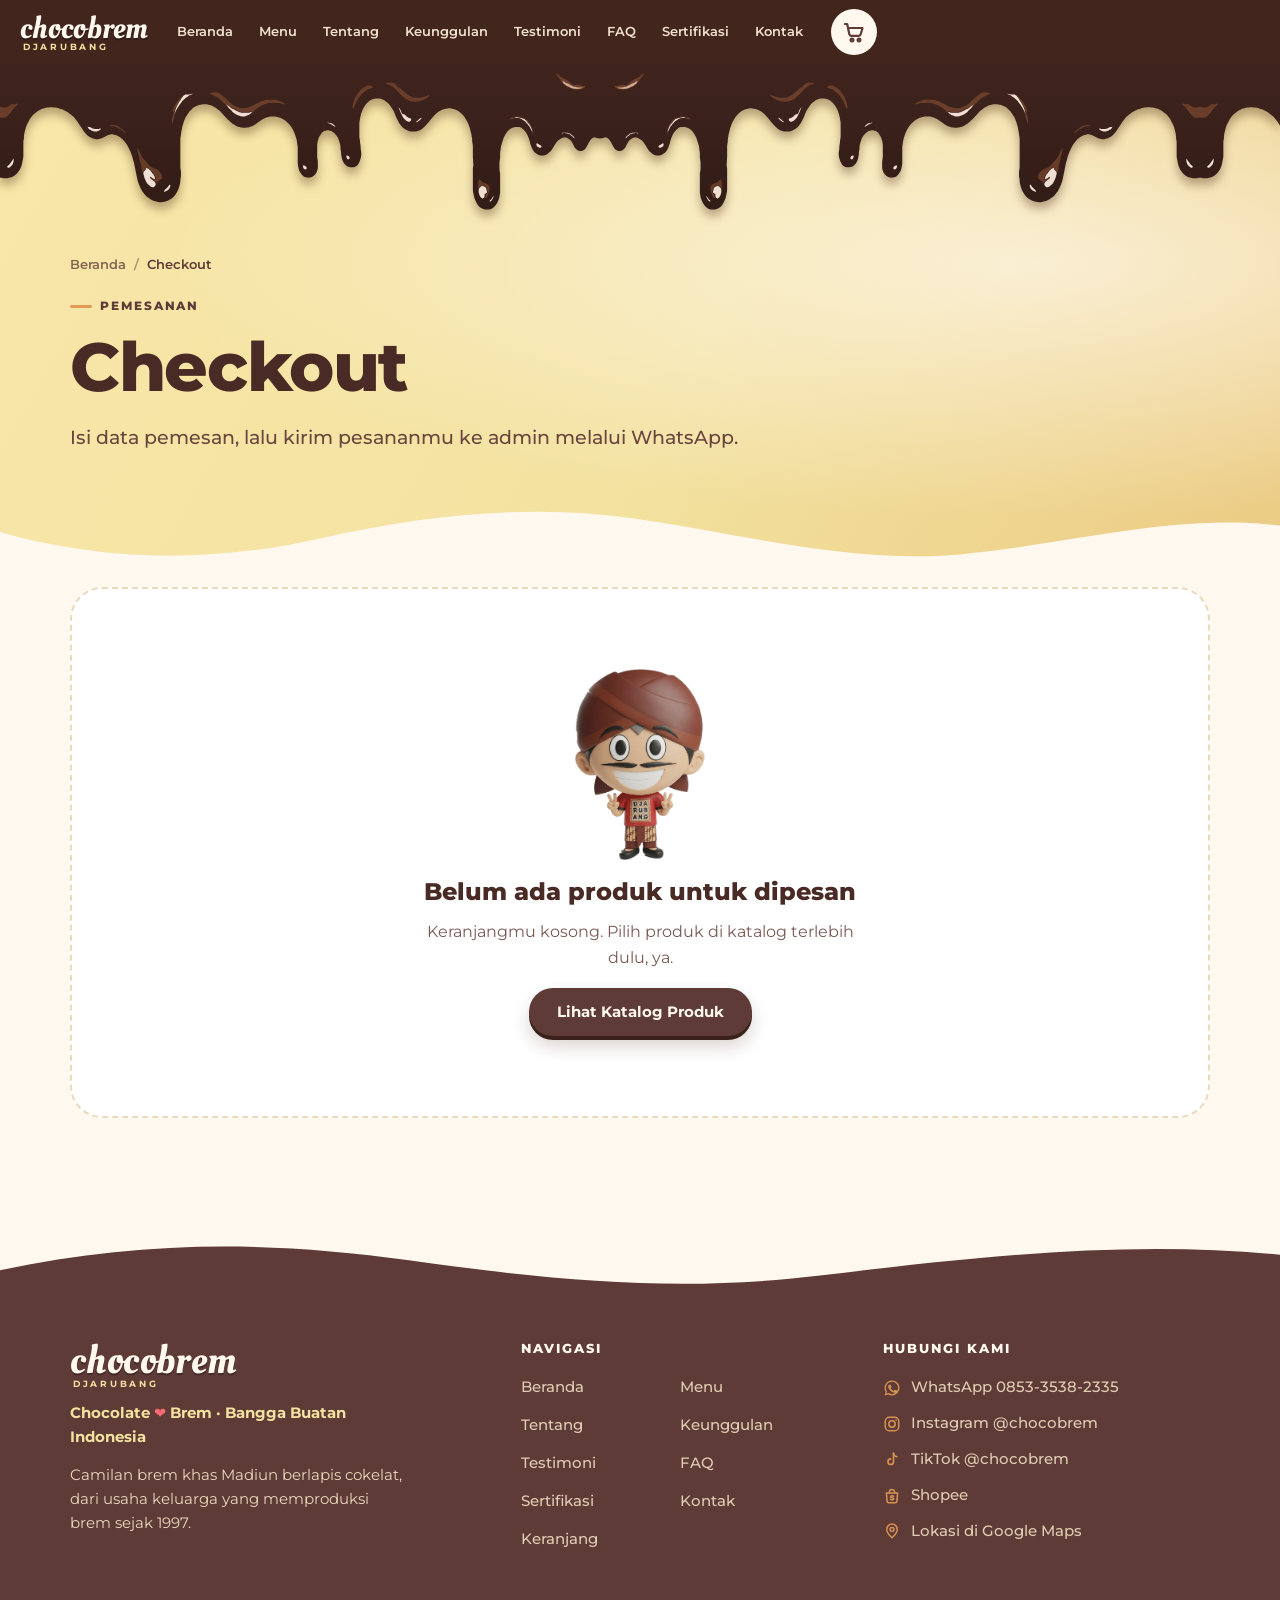
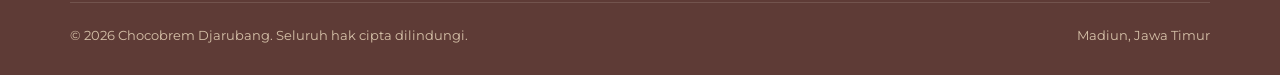
<file: checkout.html>
<!DOCTYPE html>
<html lang="id" class="no-js">
<head>
<meta charset="utf-8">
<meta name="viewport" content="width=device-width, initial-scale=1, viewport-fit=cover">
<title>Checkout — Chocobrem Djarubang</title>
<meta name="description" content="Checkout pesanan Chocobrem Djarubang melalui WhatsApp.">
<meta name="theme-color" content="#42261E">
<link rel="icon" href="data:image/svg+xml,%3Csvg xmlns='http://www.w3.org/2000/svg' viewBox='0 0 100 100'%3E%3Ctext y='.9em' font-size='90'%3E%F0%9F%8D%AB%3C/text%3E%3C/svg%3E">
<link rel="preconnect" href="https://fonts.googleapis.com">
<link rel="preconnect" href="https://fonts.gstatic.com" crossorigin>
<link href="https://fonts.googleapis.com/css2?family=Montserrat:wght@400;500;600;700;800&family=Oleo+Script:wght@400;700&display=swap" rel="stylesheet">
<link rel="stylesheet" href="css/style.css">
<script>document.documentElement.classList.remove('no-js')</script>
<script>try{if(sessionStorage.getItem("cbMelt"))document.documentElement.classList.add("melt-in")}catch(e){}</script>
<script src="js/melt.js" defer></script>
</head>
<body data-page="checkout.html">
<div class="melt" aria-hidden="true"><div class="melt-layer melt-back"><div class="melt-solid"></div><div class="melt-edge"></div></div><div class="melt-layer melt-front"><div class="melt-solid"></div><div class="melt-edge"></div></div><div class="melt-walker"><div class="melt-shadow"></div><img class="melt-mascot" src="assets/djarubang-jalan.png" alt=""></div></div>
<a class="skip-link" href="#konten">Lewati ke konten</a>
<header class="site-nav">
  <div class="nav-inner">
    <a class="logo" href="index.html" aria-label="Chocobrem Djarubang — Beranda"><span class="logo-word">chocobrem</span><span class="logo-sub">djarubang</span></a>
    <nav aria-label="Navigasi utama"><ul class="nav-links" id="nav-links"><li><a href="index.html">Beranda</a></li><li><a href="menu.html">Menu</a></li><li><a href="tentang.html">Tentang</a></li><li><a href="keunggulan.html">Keunggulan</a></li><li><a href="testimoni.html">Testimoni</a></li><li><a href="faq.html">FAQ</a></li><li><a href="sertifikasi.html">Sertifikasi</a></li><li><a href="kontak.html">Kontak</a></li></ul></nav>
    <a class="cart-link" href="keranjang.html" aria-current="page" aria-label="Keranjang"><svg viewBox="0 0 24 24" fill="none" stroke="currentColor" stroke-width="2.2" stroke-linecap="round" stroke-linejoin="round" aria-hidden="true"><path d="M3 4h2.2l2.1 10.2a2 2 0 0 0 2 1.6h7.5a2 2 0 0 0 1.9-1.5L20.5 8H6.2"/><circle cx="10" cy="20" r="1.4"/><circle cx="17" cy="20" r="1.4"/></svg><span class="cart-count" data-cart-count data-zero="true">0</span></a>
    <button type="button" class="nav-toggle" aria-expanded="false" aria-controls="nav-links" aria-label="Buka menu"><span></span></button>
  </div>
</header>
<main id="konten">
<section class="page-head" aria-labelledby="judul-halaman">
  <div class="hdr-drip" aria-hidden="true"></div>
  <div class="container">
    <p class="crumb-nav"><a href="index.html">Beranda</a><span aria-hidden="true">/</span>Checkout</p>
    <p class="eyebrow">Pemesanan</p>
    <h1 id="judul-halaman">Checkout</h1>
    <p class="lead">Isi data pemesan, lalu kirim pesananmu ke admin melalui WhatsApp.</p>
  </div>
  
  <svg class="page-head-wave" viewBox="0 0 1440 80" preserveAspectRatio="none" aria-hidden="true"><path d="M0 40C120 78 240 78 360 48S600 4 720 24s240 56 360 44 240-52 360-36V80H0z"/></svg>
</section>

<section class="section" style="padding-top:24px" aria-label="Checkout"><div class="container" id="checkout-root"><noscript><p class="empty-note">Aktifkan JavaScript untuk menggunakan checkout.</p></noscript></div></section>

</main>
<footer class="site-footer">
  <svg class="footer-wave" viewBox="0 0 1440 80" preserveAspectRatio="none" aria-hidden="true"><path d="M0 50C160 8 300 8 460 36s300 46 460 22 340-52 520-30V80H0z"/></svg>
  <div class="container">
    <div class="footer-grid">
      <div class="footer-brand">
        <a class="logo" href="index.html" aria-label="Chocobrem Djarubang"><span class="logo-word">chocobrem</span><span class="logo-sub">djarubang</span></a>
        <p class="footer-tag">Chocolate <b>❤</b> Brem · Bangga Buatan Indonesia</p>
        <p>Camilan brem khas Madiun berlapis cokelat, dari usaha keluarga yang memproduksi brem sejak 1997.</p>
      </div>
      <div>
        <h4>Navigasi</h4>
        <div class="footer-links"><a href="index.html">Beranda</a><a href="menu.html">Menu</a><a href="tentang.html">Tentang</a><a href="keunggulan.html">Keunggulan</a><a href="testimoni.html">Testimoni</a><a href="faq.html">FAQ</a><a href="sertifikasi.html">Sertifikasi</a><a href="kontak.html">Kontak</a><a href="keranjang.html">Keranjang</a></div>
      </div>
      <div>
        <h4>Hubungi Kami</h4>
        <div class="footer-contact">
          <a href="https://wa.me/6285335382335?text=Halo%20Chocobrem%2C%20saya%20ingin%20bertanya%20tentang%20produk." target="_blank" rel="noopener"><svg viewBox="0 0 24 24" fill="currentColor" aria-hidden="true"><path d="M12.04 2a9.9 9.9 0 0 0-8.5 14.95L2 22l5.2-1.5A9.9 9.9 0 1 0 12.04 2zm0 1.8a8.1 8.1 0 1 1-4.3 15l-.3-.2-3 .9.9-2.9-.2-.3A8.1 8.1 0 0 1 12.04 3.8zM8.6 7.6c-.2 0-.5.1-.7.3-.3.3-1 1-1 2.4s1 2.8 1.2 3c.1.2 2 3.2 5 4.4 2.5 1 3 .8 3.5.7.6-.1 1.8-.7 2-1.4.3-.7.3-1.3.2-1.4-.1-.2-.3-.3-.6-.4l-1.9-.9c-.3-.1-.5-.1-.7.1l-.9 1.1c-.2.2-.3.2-.6.1-.3-.2-1.2-.5-2.3-1.4-.8-.8-1.4-1.7-1.5-2-.2-.3 0-.4.1-.6l.5-.5.3-.5c.1-.2 0-.4 0-.5l-.9-2.1c-.2-.5-.4-.5-.6-.5h-.6z"/></svg>WhatsApp 0853-3538-2335</a>
          <a href="https://instagram.com/chocobrem" target="_blank" rel="noopener"><svg viewBox="0 0 24 24" fill="none" stroke="currentColor" stroke-width="2" stroke-linecap="round" stroke-linejoin="round" aria-hidden="true"><rect x="3" y="3" width="18" height="18" rx="5.5"/><circle cx="12" cy="12" r="4.2"/><circle cx="17.4" cy="6.6" r="1.1" fill="currentColor" stroke="none"/></svg>Instagram @chocobrem</a>
          <a href="https://tiktok.com/@chocobrem" target="_blank" rel="noopener"><svg viewBox="0 0 24 24" fill="none" stroke="currentColor" stroke-width="2.2" stroke-linecap="round" stroke-linejoin="round" aria-hidden="true"><path d="M14 3v11.2a3.7 3.7 0 1 1-3.7-3.7"/><path d="M14 3c.3 2.6 2 4.4 4.6 4.6"/></svg>TikTok @chocobrem</a>
          <a href="https://id.shp.ee/stAkaVVg" target="_blank" rel="noopener"><svg viewBox="0 0 24 24" fill="none" stroke="currentColor" stroke-width="2" stroke-linecap="round" stroke-linejoin="round" aria-hidden="true"><path d="M4.5 8h15l-1 11.2a2 2 0 0 1-2 1.8H7.5a2 2 0 0 1-2-1.8L4.5 8z"/><path d="M8.5 8V7a3.5 3.5 0 0 1 7 0v1"/><path d="M14.2 12.6c-.4-.8-1.2-1.1-2.2-1.1-1.1 0-1.9.5-1.9 1.3 0 2 4.2 1 4.2 3 0 .8-.9 1.4-2.1 1.4-1.1 0-2-.4-2.4-1.2"/></svg>Shopee</a>
          <a href="https://maps.app.goo.gl/AnKpa8TwmU5joQmCA" target="_blank" rel="noopener"><svg viewBox="0 0 24 24" fill="none" stroke="currentColor" stroke-width="2" stroke-linecap="round" stroke-linejoin="round" aria-hidden="true"><path d="M12 21s-7-6.1-7-11.2A7 7 0 0 1 19 9.8C19 14.9 12 21 12 21z"/><circle cx="12" cy="9.8" r="2.6"/></svg>Lokasi di Google Maps</a>
        </div>
      </div>
    </div>
    <div class="footer-bottom"><span>© 2026 Chocobrem Djarubang. Seluruh hak cipta dilindungi.</span><span>Madiun, Jawa Timur</span></div>
  </div>
</footer>
<script src="js/script.js"></script>
</body>
</html>
</file>
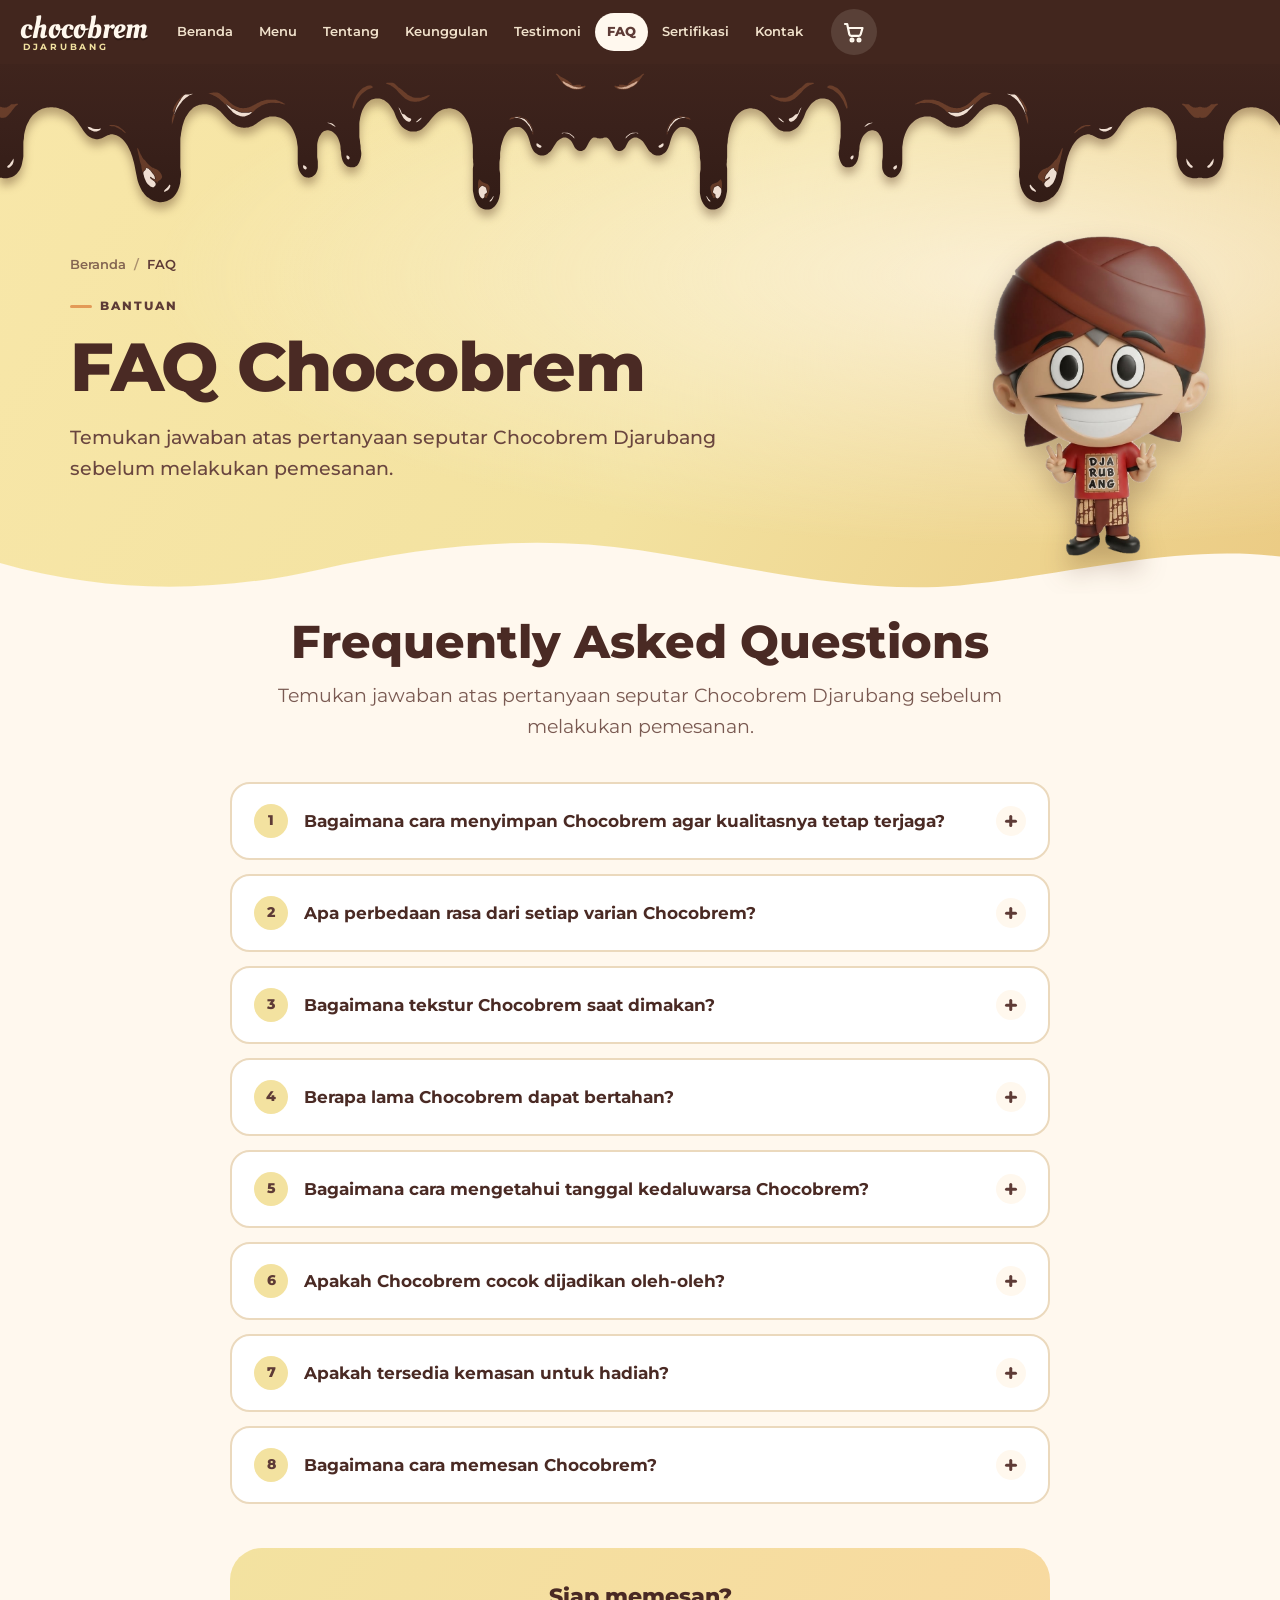
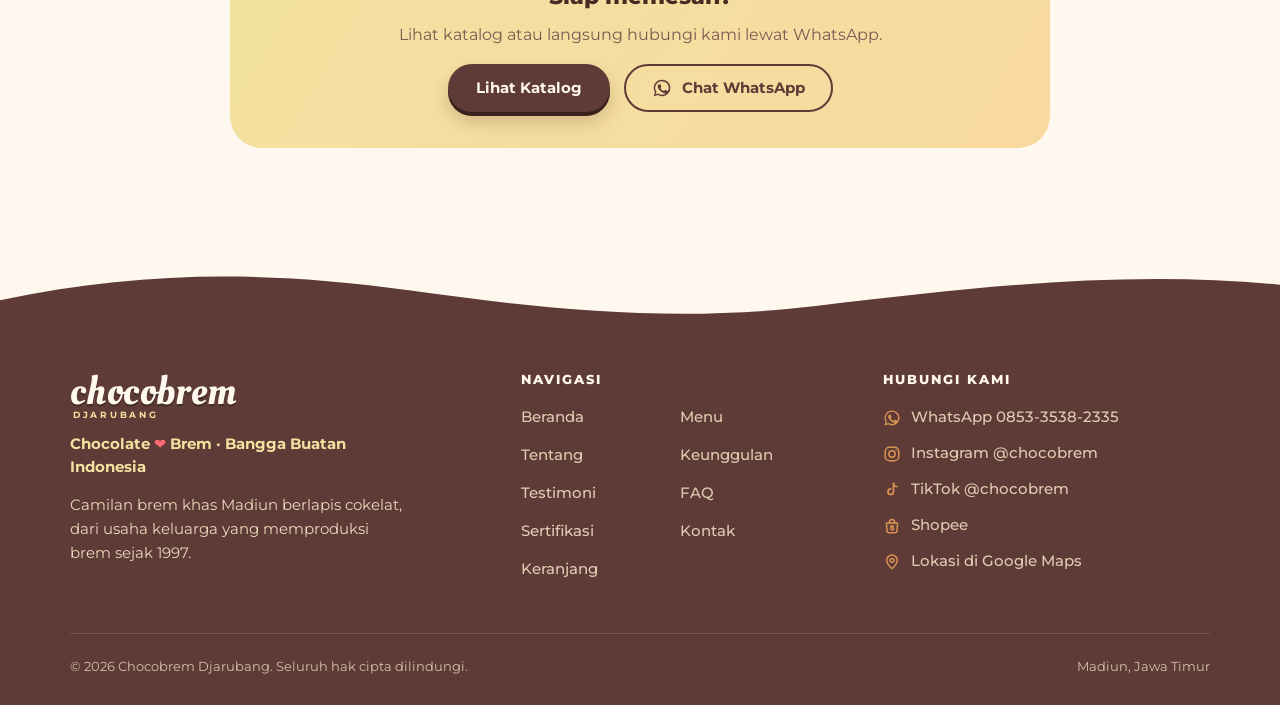
<file: faq.html>
<!DOCTYPE html>
<html lang="id" class="no-js">
<head>
<meta charset="utf-8">
<meta name="viewport" content="width=device-width, initial-scale=1, viewport-fit=cover">
<title>FAQ — Chocobrem Djarubang</title>
<meta name="description" content="Pertanyaan yang sering diajukan seputar Chocobrem Djarubang: penyimpanan, varian rasa, tekstur, masa simpan, oleh-oleh, kotak hadiah, dan cara memesan.">
<meta name="theme-color" content="#42261E">
<link rel="icon" href="data:image/svg+xml,%3Csvg xmlns='http://www.w3.org/2000/svg' viewBox='0 0 100 100'%3E%3Ctext y='.9em' font-size='90'%3E%F0%9F%8D%AB%3C/text%3E%3C/svg%3E">
<link rel="preconnect" href="https://fonts.googleapis.com">
<link rel="preconnect" href="https://fonts.gstatic.com" crossorigin>
<link href="https://fonts.googleapis.com/css2?family=Montserrat:wght@400;500;600;700;800&family=Oleo+Script:wght@400;700&display=swap" rel="stylesheet">
<link rel="stylesheet" href="css/style.css">
<script>document.documentElement.classList.remove('no-js')</script>
<script>try{if(sessionStorage.getItem("cbMelt"))document.documentElement.classList.add("melt-in")}catch(e){}</script>
<script src="js/melt.js" defer></script>
</head>
<body data-page="faq.html">
<div class="melt" aria-hidden="true"><div class="melt-layer melt-back"><div class="melt-solid"></div><div class="melt-edge"></div></div><div class="melt-layer melt-front"><div class="melt-solid"></div><div class="melt-edge"></div></div><div class="melt-walker"><div class="melt-shadow"></div><img class="melt-mascot" src="assets/djarubang-jalan.png" alt=""></div></div>
<a class="skip-link" href="#konten">Lewati ke konten</a>
<header class="site-nav">
  <div class="nav-inner">
    <a class="logo" href="index.html" aria-label="Chocobrem Djarubang — Beranda"><span class="logo-word">chocobrem</span><span class="logo-sub">djarubang</span></a>
    <nav aria-label="Navigasi utama"><ul class="nav-links" id="nav-links"><li><a href="index.html">Beranda</a></li><li><a href="menu.html">Menu</a></li><li><a href="tentang.html">Tentang</a></li><li><a href="keunggulan.html">Keunggulan</a></li><li><a href="testimoni.html">Testimoni</a></li><li><a href="faq.html" aria-current="page">FAQ</a></li><li><a href="sertifikasi.html">Sertifikasi</a></li><li><a href="kontak.html">Kontak</a></li></ul></nav>
    <a class="cart-link" href="keranjang.html" aria-label="Keranjang"><svg viewBox="0 0 24 24" fill="none" stroke="currentColor" stroke-width="2.2" stroke-linecap="round" stroke-linejoin="round" aria-hidden="true"><path d="M3 4h2.2l2.1 10.2a2 2 0 0 0 2 1.6h7.5a2 2 0 0 0 1.9-1.5L20.5 8H6.2"/><circle cx="10" cy="20" r="1.4"/><circle cx="17" cy="20" r="1.4"/></svg><span class="cart-count" data-cart-count data-zero="true">0</span></a>
    <button type="button" class="nav-toggle" aria-expanded="false" aria-controls="nav-links" aria-label="Buka menu"><span></span></button>
  </div>
</header>
<main id="konten">
<section class="page-head" aria-labelledby="judul-halaman">
  <div class="hdr-drip" aria-hidden="true"></div>
  <div class="container">
    <p class="crumb-nav"><a href="index.html">Beranda</a><span aria-hidden="true">/</span>FAQ</p>
    <p class="eyebrow">Bantuan</p>
    <h1 id="judul-halaman">FAQ Chocobrem</h1>
    <p class="lead">Temukan jawaban atas pertanyaan seputar Chocobrem Djarubang sebelum melakukan pemesanan.</p>
  </div>
  <img class="head-mascot" src="assets/djarubang-maskot.png" alt="" width="230" height="337">
  <svg class="page-head-wave" viewBox="0 0 1440 80" preserveAspectRatio="none" aria-hidden="true"><path d="M0 40C120 78 240 78 360 48S600 4 720 24s240 56 360 44 240-52 360-36V80H0z"/></svg>
</section>

<section class="section" style="padding-top:20px" aria-labelledby="faq-judul">
  <div class="container faq-wrap">
    <div class="faq-title"><h2 id="faq-judul">Frequently Asked Questions</h2><p class="lead" style="margin-inline:auto">Temukan jawaban atas pertanyaan seputar Chocobrem Djarubang sebelum melakukan pemesanan.</p></div>
    <div class="faq-list"><div class="faq-item reveal" id="faq-1"><h3 style="margin:0"><button type="button" class="faq-q"><span class="faq-n">1</span><span>Bagaimana cara menyimpan Chocobrem agar kualitasnya tetap terjaga?</span><span class="faq-ic" aria-hidden="true"></span></button></h3>
<div class="faq-a"><div><div class="faq-a-in"><p>Chocobrem dapat disimpan pada suhu ruang. Namun, untuk menjaga kualitas produk dan membuatnya lebih tahan lama, penyimpanan di dalam kulkas lebih disarankan.</p></div></div></div></div><div class="faq-item reveal" id="faq-2"><h3 style="margin:0"><button type="button" class="faq-q"><span class="faq-n">2</span><span>Apa perbedaan rasa dari setiap varian Chocobrem?</span><span class="faq-ic" aria-hidden="true"></span></button></h3>
<div class="faq-a"><div><div class="faq-a-in"><p>Ada empat varian untuk dipilih:</p><ul class="variant-list"><li><span class="dot" style="background:#B07A4E"></span><span><b>Milk Chocolate:</b> rasa cokelat susu.</span></li><li><span class="dot" style="background:#3A211B"></span><span><b>Dark Chocolate:</b> karakter rasa cokelat hitam.</span></li><li><span class="dot" style="background:#F3E2A0"></span><span><b>White Chocolate:</b> karakter rasa cokelat putih yang creamy.</span></li><li><span class="dot" style="background:#F2B8C6"></span><span><b>Strawberry:</b> perpaduan cokelat dengan sentuhan rasa stroberi.</span></li></ul></div></div></div></div><div class="faq-item reveal" id="faq-3"><h3 style="margin:0"><button type="button" class="faq-q"><span class="faq-n">3</span><span>Bagaimana tekstur Chocobrem saat dimakan?</span><span class="faq-ic" aria-hidden="true"></span></button></h3>
<div class="faq-a"><div><div class="faq-a-in"><p>Chocobrem memiliki tekstur khas brem yang lembut dan mudah lumer di mulut, dipadukan dengan lapisan cokelat di bagian luar.</p></div></div></div></div><div class="faq-item reveal" id="faq-4"><h3 style="margin:0"><button type="button" class="faq-q"><span class="faq-n">4</span><span>Berapa lama Chocobrem dapat bertahan?</span><span class="faq-ic" aria-hidden="true"></span></button></h3>
<div class="faq-a"><div><div class="faq-a-in"><p>Chocobrem dapat bertahan hingga 6 bulan setelah tanggal pembuatan apabila disimpan pada suhu ruang dengan kondisi penyimpanan yang sesuai. Penyimpanan di dalam kulkas lebih disarankan untuk membantu menjaga kualitas dan ketahanan produk.</p></div></div></div></div><div class="faq-item reveal" id="faq-5"><h3 style="margin:0"><button type="button" class="faq-q"><span class="faq-n">5</span><span>Bagaimana cara mengetahui tanggal kedaluwarsa Chocobrem?</span><span class="faq-ic" aria-hidden="true"></span></button></h3>
<div class="faq-a"><div><div class="faq-a-in"><p>Setiap kemasan Chocobrem dilengkapi informasi tanggal kedaluwarsa. Pelanggan dapat memeriksa informasi tersebut secara langsung pada kemasan.</p></div></div></div></div><div class="faq-item reveal" id="faq-6"><h3 style="margin:0"><button type="button" class="faq-q"><span class="faq-n">6</span><span>Apakah Chocobrem cocok dijadikan oleh-oleh?</span><span class="faq-ic" aria-hidden="true"></span></button></h3>
<div class="faq-a"><div><div class="faq-a-in"><p>Ya. Chocobrem dapat menjadi pilihan camilan maupun buah tangan khas Madiun untuk keluarga dan orang terdekat.</p></div></div></div></div><div class="faq-item reveal" id="faq-7"><h3 style="margin:0"><button type="button" class="faq-q"><span class="faq-n">7</span><span>Apakah tersedia kemasan untuk hadiah?</span><span class="faq-ic" aria-hidden="true"></span></button></h3>
<div class="faq-a"><div><div class="faq-a-in"><p>Tersedia Kotak Hadiah Chocobrem Djarubang berisi 6 pcs yang dapat menjadi pilihan untuk diberikan kepada keluarga, teman, maupun orang terdekat.</p></div></div></div></div><div class="faq-item reveal" id="faq-8"><h3 style="margin:0"><button type="button" class="faq-q"><span class="faq-n">8</span><span>Bagaimana cara memesan Chocobrem?</span><span class="faq-ic" aria-hidden="true"></span></button></h3>
<div class="faq-a"><div><div class="faq-a-in"><p>Pelanggan dapat memilih produk melalui katalog website, menambahkan produk ke keranjang, kemudian melanjutkan pemesanan melalui WhatsApp.</p></div></div></div></div></div>
    <div class="faq-cta reveal"><h3>Siap memesan?</h3><p>Lihat katalog atau langsung hubungi kami lewat WhatsApp.</p>
      <div class="cta-actions"><a class="btn btn-primary" href="menu.html">Lihat Katalog</a><a class="btn btn-ghost" href="https://wa.me/6285335382335?text=Halo%20Chocobrem%2C%20saya%20ingin%20bertanya%20tentang%20produk." target="_blank" rel="noopener"><svg viewBox="0 0 24 24" fill="currentColor" aria-hidden="true"><path d="M12.04 2a9.9 9.9 0 0 0-8.5 14.95L2 22l5.2-1.5A9.9 9.9 0 1 0 12.04 2zm0 1.8a8.1 8.1 0 1 1-4.3 15l-.3-.2-3 .9.9-2.9-.2-.3A8.1 8.1 0 0 1 12.04 3.8zM8.6 7.6c-.2 0-.5.1-.7.3-.3.3-1 1-1 2.4s1 2.8 1.2 3c.1.2 2 3.2 5 4.4 2.5 1 3 .8 3.5.7.6-.1 1.8-.7 2-1.4.3-.7.3-1.3.2-1.4-.1-.2-.3-.3-.6-.4l-1.9-.9c-.3-.1-.5-.1-.7.1l-.9 1.1c-.2.2-.3.2-.6.1-.3-.2-1.2-.5-2.3-1.4-.8-.8-1.4-1.7-1.5-2-.2-.3 0-.4.1-.6l.5-.5.3-.5c.1-.2 0-.4 0-.5l-.9-2.1c-.2-.5-.4-.5-.6-.5h-.6z"/></svg>Chat WhatsApp</a></div></div>
  </div>
</section>

</main>
<footer class="site-footer">
  <svg class="footer-wave" viewBox="0 0 1440 80" preserveAspectRatio="none" aria-hidden="true"><path d="M0 50C160 8 300 8 460 36s300 46 460 22 340-52 520-30V80H0z"/></svg>
  <div class="container">
    <div class="footer-grid">
      <div class="footer-brand">
        <a class="logo" href="index.html" aria-label="Chocobrem Djarubang"><span class="logo-word">chocobrem</span><span class="logo-sub">djarubang</span></a>
        <p class="footer-tag">Chocolate <b>❤</b> Brem · Bangga Buatan Indonesia</p>
        <p>Camilan brem khas Madiun berlapis cokelat, dari usaha keluarga yang memproduksi brem sejak 1997.</p>
      </div>
      <div>
        <h4>Navigasi</h4>
        <div class="footer-links"><a href="index.html">Beranda</a><a href="menu.html">Menu</a><a href="tentang.html">Tentang</a><a href="keunggulan.html">Keunggulan</a><a href="testimoni.html">Testimoni</a><a href="faq.html">FAQ</a><a href="sertifikasi.html">Sertifikasi</a><a href="kontak.html">Kontak</a><a href="keranjang.html">Keranjang</a></div>
      </div>
      <div>
        <h4>Hubungi Kami</h4>
        <div class="footer-contact">
          <a href="https://wa.me/6285335382335?text=Halo%20Chocobrem%2C%20saya%20ingin%20bertanya%20tentang%20produk." target="_blank" rel="noopener"><svg viewBox="0 0 24 24" fill="currentColor" aria-hidden="true"><path d="M12.04 2a9.9 9.9 0 0 0-8.5 14.95L2 22l5.2-1.5A9.9 9.9 0 1 0 12.04 2zm0 1.8a8.1 8.1 0 1 1-4.3 15l-.3-.2-3 .9.9-2.9-.2-.3A8.1 8.1 0 0 1 12.04 3.8zM8.6 7.6c-.2 0-.5.1-.7.3-.3.3-1 1-1 2.4s1 2.8 1.2 3c.1.2 2 3.2 5 4.4 2.5 1 3 .8 3.5.7.6-.1 1.8-.7 2-1.4.3-.7.3-1.3.2-1.4-.1-.2-.3-.3-.6-.4l-1.9-.9c-.3-.1-.5-.1-.7.1l-.9 1.1c-.2.2-.3.2-.6.1-.3-.2-1.2-.5-2.3-1.4-.8-.8-1.4-1.7-1.5-2-.2-.3 0-.4.1-.6l.5-.5.3-.5c.1-.2 0-.4 0-.5l-.9-2.1c-.2-.5-.4-.5-.6-.5h-.6z"/></svg>WhatsApp 0853-3538-2335</a>
          <a href="https://instagram.com/chocobrem" target="_blank" rel="noopener"><svg viewBox="0 0 24 24" fill="none" stroke="currentColor" stroke-width="2" stroke-linecap="round" stroke-linejoin="round" aria-hidden="true"><rect x="3" y="3" width="18" height="18" rx="5.5"/><circle cx="12" cy="12" r="4.2"/><circle cx="17.4" cy="6.6" r="1.1" fill="currentColor" stroke="none"/></svg>Instagram @chocobrem</a>
          <a href="https://tiktok.com/@chocobrem" target="_blank" rel="noopener"><svg viewBox="0 0 24 24" fill="none" stroke="currentColor" stroke-width="2.2" stroke-linecap="round" stroke-linejoin="round" aria-hidden="true"><path d="M14 3v11.2a3.7 3.7 0 1 1-3.7-3.7"/><path d="M14 3c.3 2.6 2 4.4 4.6 4.6"/></svg>TikTok @chocobrem</a>
          <a href="https://id.shp.ee/stAkaVVg" target="_blank" rel="noopener"><svg viewBox="0 0 24 24" fill="none" stroke="currentColor" stroke-width="2" stroke-linecap="round" stroke-linejoin="round" aria-hidden="true"><path d="M4.5 8h15l-1 11.2a2 2 0 0 1-2 1.8H7.5a2 2 0 0 1-2-1.8L4.5 8z"/><path d="M8.5 8V7a3.5 3.5 0 0 1 7 0v1"/><path d="M14.2 12.6c-.4-.8-1.2-1.1-2.2-1.1-1.1 0-1.9.5-1.9 1.3 0 2 4.2 1 4.2 3 0 .8-.9 1.4-2.1 1.4-1.1 0-2-.4-2.4-1.2"/></svg>Shopee</a>
          <a href="https://maps.app.goo.gl/AnKpa8TwmU5joQmCA" target="_blank" rel="noopener"><svg viewBox="0 0 24 24" fill="none" stroke="currentColor" stroke-width="2" stroke-linecap="round" stroke-linejoin="round" aria-hidden="true"><path d="M12 21s-7-6.1-7-11.2A7 7 0 0 1 19 9.8C19 14.9 12 21 12 21z"/><circle cx="12" cy="9.8" r="2.6"/></svg>Lokasi di Google Maps</a>
        </div>
      </div>
    </div>
    <div class="footer-bottom"><span>© 2026 Chocobrem Djarubang. Seluruh hak cipta dilindungi.</span><span>Madiun, Jawa Timur</span></div>
  </div>
</footer>
<script src="js/script.js"></script>
</body>
</html>
</file>
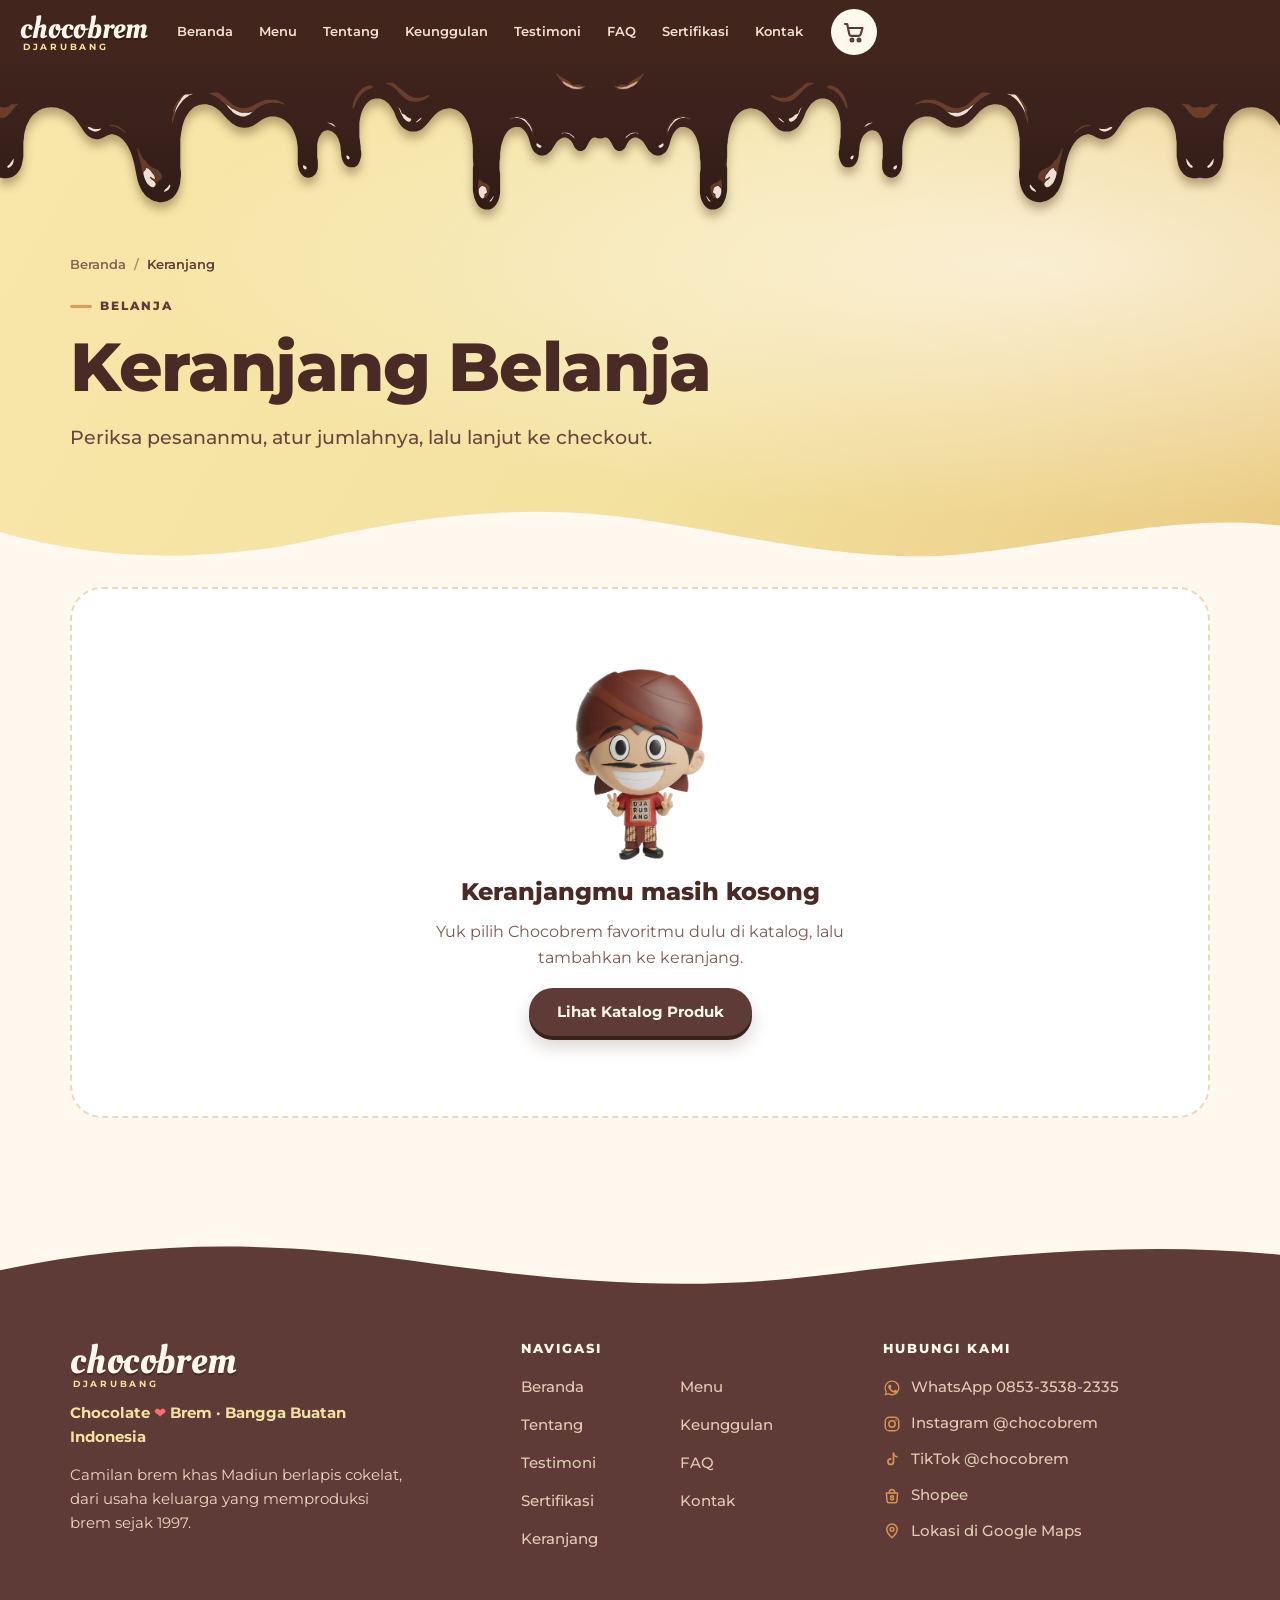
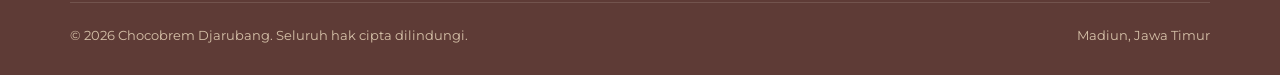
<file: keranjang.html>
<!DOCTYPE html>
<html lang="id" class="no-js">
<head>
<meta charset="utf-8">
<meta name="viewport" content="width=device-width, initial-scale=1, viewport-fit=cover">
<title>Keranjang — Chocobrem Djarubang</title>
<meta name="description" content="Keranjang belanja Chocobrem Djarubang.">
<meta name="theme-color" content="#42261E">
<link rel="icon" href="data:image/svg+xml,%3Csvg xmlns='http://www.w3.org/2000/svg' viewBox='0 0 100 100'%3E%3Ctext y='.9em' font-size='90'%3E%F0%9F%8D%AB%3C/text%3E%3C/svg%3E">
<link rel="preconnect" href="https://fonts.googleapis.com">
<link rel="preconnect" href="https://fonts.gstatic.com" crossorigin>
<link href="https://fonts.googleapis.com/css2?family=Montserrat:wght@400;500;600;700;800&family=Oleo+Script:wght@400;700&display=swap" rel="stylesheet">
<link rel="stylesheet" href="css/style.css">
<script>document.documentElement.classList.remove('no-js')</script>
<script>try{if(sessionStorage.getItem("cbMelt"))document.documentElement.classList.add("melt-in")}catch(e){}</script>
<script src="js/melt.js" defer></script>
</head>
<body data-page="keranjang.html">
<div class="melt" aria-hidden="true"><div class="melt-layer melt-back"><div class="melt-solid"></div><div class="melt-edge"></div></div><div class="melt-layer melt-front"><div class="melt-solid"></div><div class="melt-edge"></div></div><div class="melt-walker"><div class="melt-shadow"></div><img class="melt-mascot" src="assets/djarubang-jalan.png" alt=""></div></div>
<a class="skip-link" href="#konten">Lewati ke konten</a>
<header class="site-nav">
  <div class="nav-inner">
    <a class="logo" href="index.html" aria-label="Chocobrem Djarubang — Beranda"><span class="logo-word">chocobrem</span><span class="logo-sub">djarubang</span></a>
    <nav aria-label="Navigasi utama"><ul class="nav-links" id="nav-links"><li><a href="index.html">Beranda</a></li><li><a href="menu.html">Menu</a></li><li><a href="tentang.html">Tentang</a></li><li><a href="keunggulan.html">Keunggulan</a></li><li><a href="testimoni.html">Testimoni</a></li><li><a href="faq.html">FAQ</a></li><li><a href="sertifikasi.html">Sertifikasi</a></li><li><a href="kontak.html">Kontak</a></li></ul></nav>
    <a class="cart-link" href="keranjang.html" aria-current="page" aria-label="Keranjang"><svg viewBox="0 0 24 24" fill="none" stroke="currentColor" stroke-width="2.2" stroke-linecap="round" stroke-linejoin="round" aria-hidden="true"><path d="M3 4h2.2l2.1 10.2a2 2 0 0 0 2 1.6h7.5a2 2 0 0 0 1.9-1.5L20.5 8H6.2"/><circle cx="10" cy="20" r="1.4"/><circle cx="17" cy="20" r="1.4"/></svg><span class="cart-count" data-cart-count data-zero="true">0</span></a>
    <button type="button" class="nav-toggle" aria-expanded="false" aria-controls="nav-links" aria-label="Buka menu"><span></span></button>
  </div>
</header>
<main id="konten">
<section class="page-head" aria-labelledby="judul-halaman">
  <div class="hdr-drip" aria-hidden="true"></div>
  <div class="container">
    <p class="crumb-nav"><a href="index.html">Beranda</a><span aria-hidden="true">/</span>Keranjang</p>
    <p class="eyebrow">Belanja</p>
    <h1 id="judul-halaman">Keranjang Belanja</h1>
    <p class="lead">Periksa pesananmu, atur jumlahnya, lalu lanjut ke checkout.</p>
  </div>
  
  <svg class="page-head-wave" viewBox="0 0 1440 80" preserveAspectRatio="none" aria-hidden="true"><path d="M0 40C120 78 240 78 360 48S600 4 720 24s240 56 360 44 240-52 360-36V80H0z"/></svg>
</section>

<section class="section" style="padding-top:24px" aria-label="Isi keranjang"><div class="container" id="cart-root"><noscript><p class="empty-note">Aktifkan JavaScript untuk menggunakan keranjang.</p></noscript></div></section>

</main>
<footer class="site-footer">
  <svg class="footer-wave" viewBox="0 0 1440 80" preserveAspectRatio="none" aria-hidden="true"><path d="M0 50C160 8 300 8 460 36s300 46 460 22 340-52 520-30V80H0z"/></svg>
  <div class="container">
    <div class="footer-grid">
      <div class="footer-brand">
        <a class="logo" href="index.html" aria-label="Chocobrem Djarubang"><span class="logo-word">chocobrem</span><span class="logo-sub">djarubang</span></a>
        <p class="footer-tag">Chocolate <b>❤</b> Brem · Bangga Buatan Indonesia</p>
        <p>Camilan brem khas Madiun berlapis cokelat, dari usaha keluarga yang memproduksi brem sejak 1997.</p>
      </div>
      <div>
        <h4>Navigasi</h4>
        <div class="footer-links"><a href="index.html">Beranda</a><a href="menu.html">Menu</a><a href="tentang.html">Tentang</a><a href="keunggulan.html">Keunggulan</a><a href="testimoni.html">Testimoni</a><a href="faq.html">FAQ</a><a href="sertifikasi.html">Sertifikasi</a><a href="kontak.html">Kontak</a><a href="keranjang.html">Keranjang</a></div>
      </div>
      <div>
        <h4>Hubungi Kami</h4>
        <div class="footer-contact">
          <a href="https://wa.me/6285335382335?text=Halo%20Chocobrem%2C%20saya%20ingin%20bertanya%20tentang%20produk." target="_blank" rel="noopener"><svg viewBox="0 0 24 24" fill="currentColor" aria-hidden="true"><path d="M12.04 2a9.9 9.9 0 0 0-8.5 14.95L2 22l5.2-1.5A9.9 9.9 0 1 0 12.04 2zm0 1.8a8.1 8.1 0 1 1-4.3 15l-.3-.2-3 .9.9-2.9-.2-.3A8.1 8.1 0 0 1 12.04 3.8zM8.6 7.6c-.2 0-.5.1-.7.3-.3.3-1 1-1 2.4s1 2.8 1.2 3c.1.2 2 3.2 5 4.4 2.5 1 3 .8 3.5.7.6-.1 1.8-.7 2-1.4.3-.7.3-1.3.2-1.4-.1-.2-.3-.3-.6-.4l-1.9-.9c-.3-.1-.5-.1-.7.1l-.9 1.1c-.2.2-.3.2-.6.1-.3-.2-1.2-.5-2.3-1.4-.8-.8-1.4-1.7-1.5-2-.2-.3 0-.4.1-.6l.5-.5.3-.5c.1-.2 0-.4 0-.5l-.9-2.1c-.2-.5-.4-.5-.6-.5h-.6z"/></svg>WhatsApp 0853-3538-2335</a>
          <a href="https://instagram.com/chocobrem" target="_blank" rel="noopener"><svg viewBox="0 0 24 24" fill="none" stroke="currentColor" stroke-width="2" stroke-linecap="round" stroke-linejoin="round" aria-hidden="true"><rect x="3" y="3" width="18" height="18" rx="5.5"/><circle cx="12" cy="12" r="4.2"/><circle cx="17.4" cy="6.6" r="1.1" fill="currentColor" stroke="none"/></svg>Instagram @chocobrem</a>
          <a href="https://tiktok.com/@chocobrem" target="_blank" rel="noopener"><svg viewBox="0 0 24 24" fill="none" stroke="currentColor" stroke-width="2.2" stroke-linecap="round" stroke-linejoin="round" aria-hidden="true"><path d="M14 3v11.2a3.7 3.7 0 1 1-3.7-3.7"/><path d="M14 3c.3 2.6 2 4.4 4.6 4.6"/></svg>TikTok @chocobrem</a>
          <a href="https://id.shp.ee/stAkaVVg" target="_blank" rel="noopener"><svg viewBox="0 0 24 24" fill="none" stroke="currentColor" stroke-width="2" stroke-linecap="round" stroke-linejoin="round" aria-hidden="true"><path d="M4.5 8h15l-1 11.2a2 2 0 0 1-2 1.8H7.5a2 2 0 0 1-2-1.8L4.5 8z"/><path d="M8.5 8V7a3.5 3.5 0 0 1 7 0v1"/><path d="M14.2 12.6c-.4-.8-1.2-1.1-2.2-1.1-1.1 0-1.9.5-1.9 1.3 0 2 4.2 1 4.2 3 0 .8-.9 1.4-2.1 1.4-1.1 0-2-.4-2.4-1.2"/></svg>Shopee</a>
          <a href="https://maps.app.goo.gl/AnKpa8TwmU5joQmCA" target="_blank" rel="noopener"><svg viewBox="0 0 24 24" fill="none" stroke="currentColor" stroke-width="2" stroke-linecap="round" stroke-linejoin="round" aria-hidden="true"><path d="M12 21s-7-6.1-7-11.2A7 7 0 0 1 19 9.8C19 14.9 12 21 12 21z"/><circle cx="12" cy="9.8" r="2.6"/></svg>Lokasi di Google Maps</a>
        </div>
      </div>
    </div>
    <div class="footer-bottom"><span>© 2026 Chocobrem Djarubang. Seluruh hak cipta dilindungi.</span><span>Madiun, Jawa Timur</span></div>
  </div>
</footer>
<script src="js/script.js"></script>
</body>
</html>
</file>
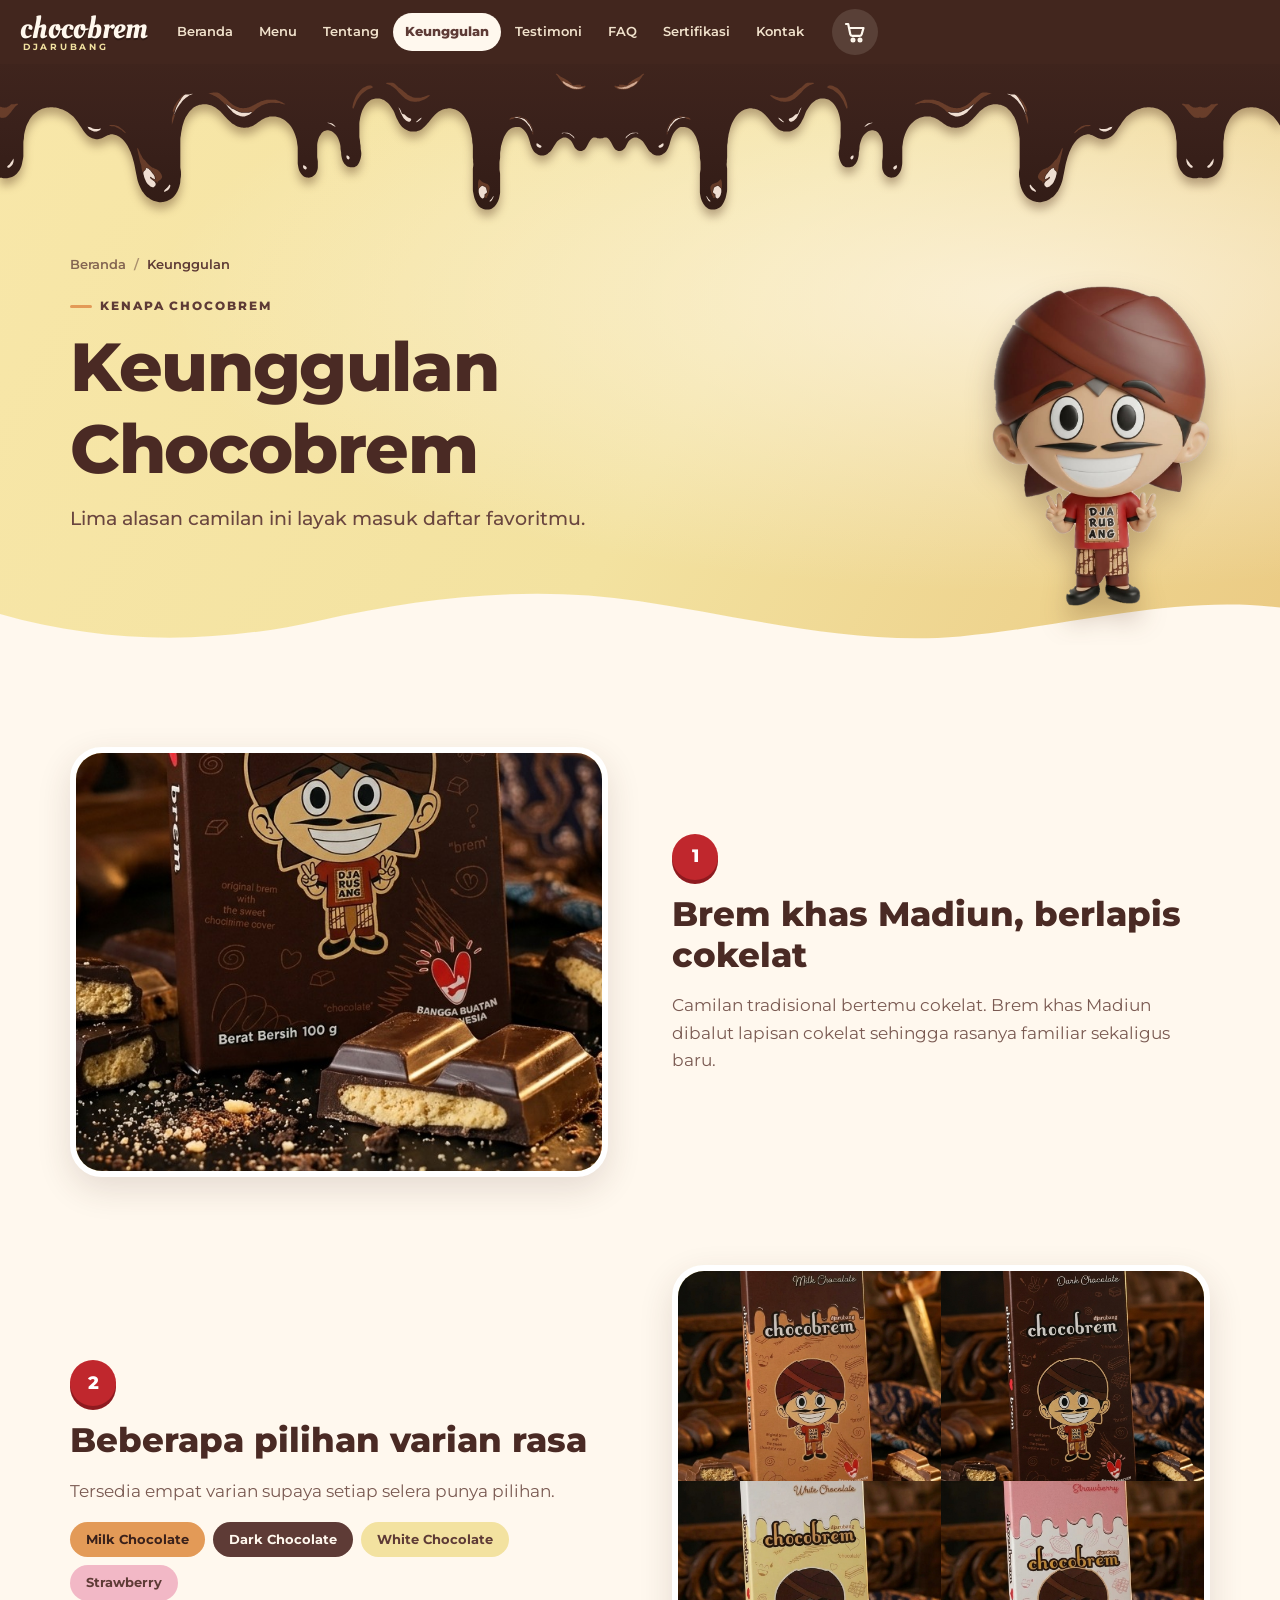
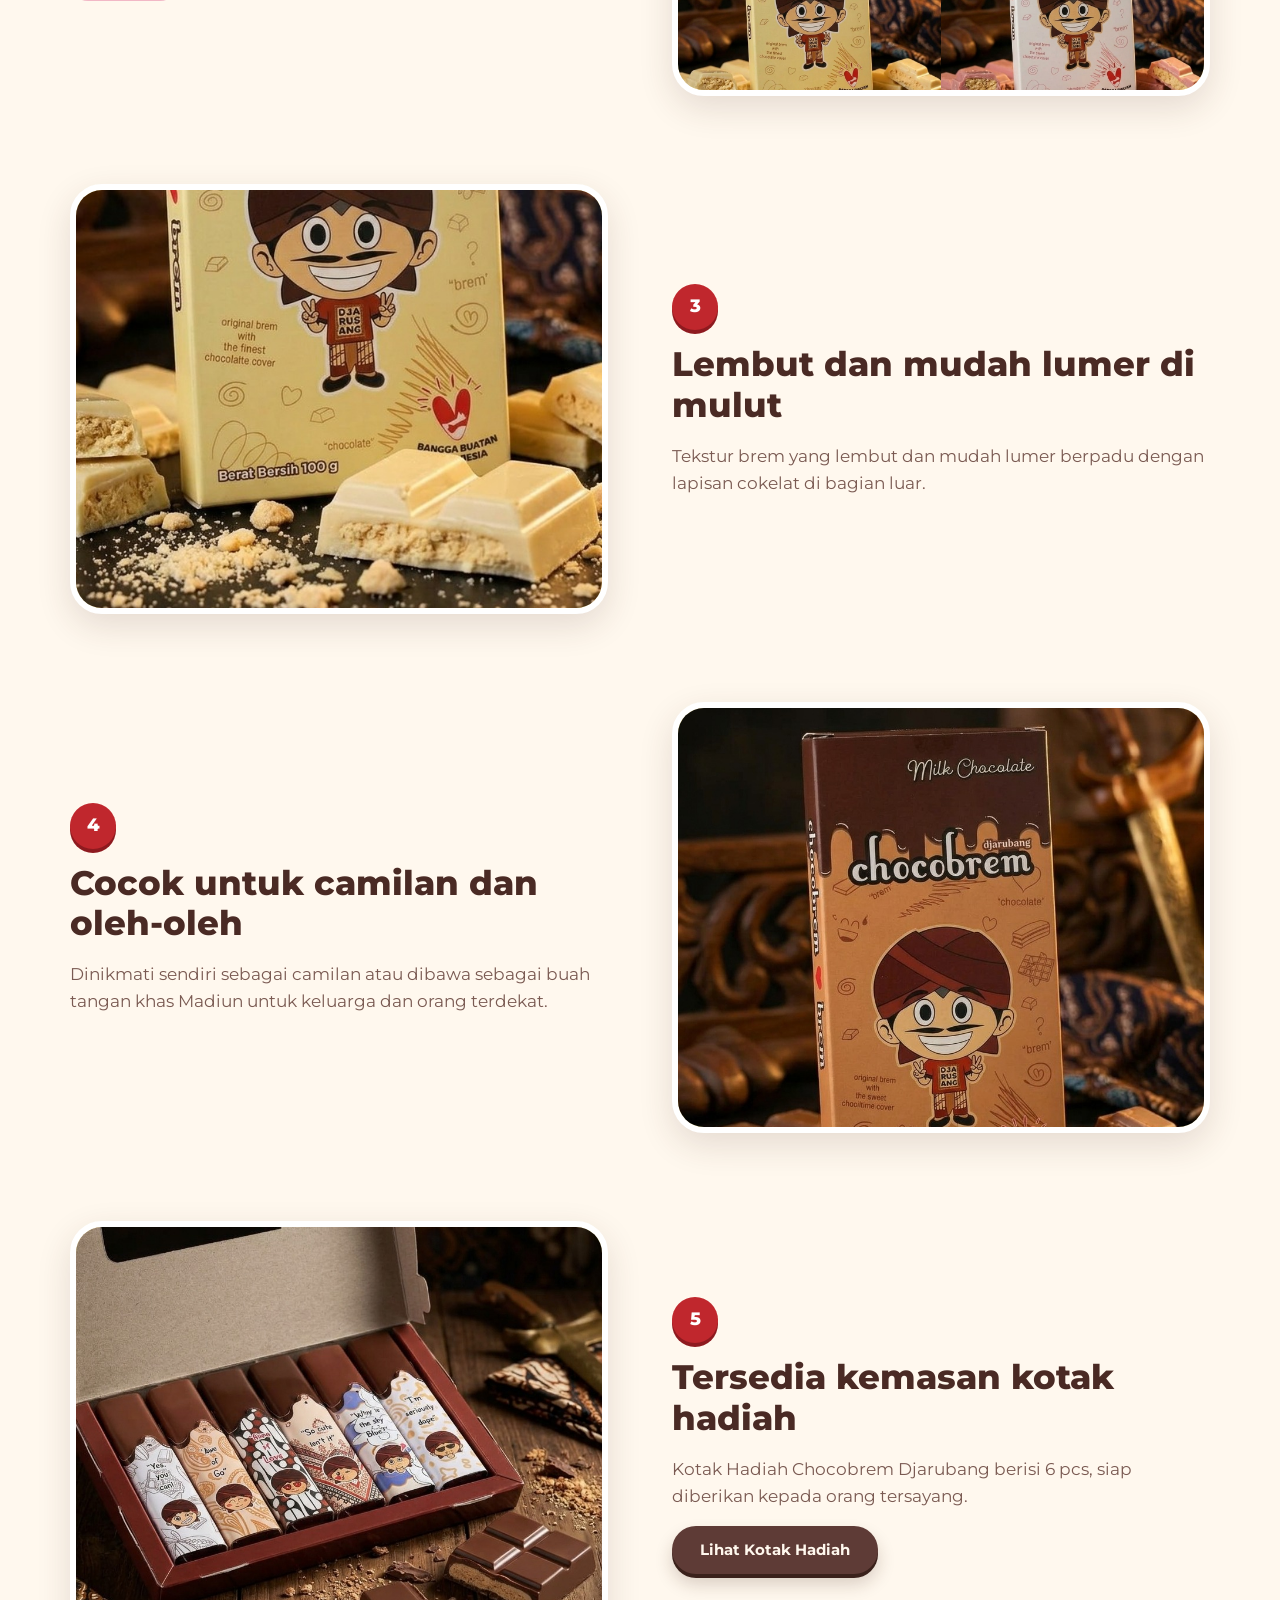
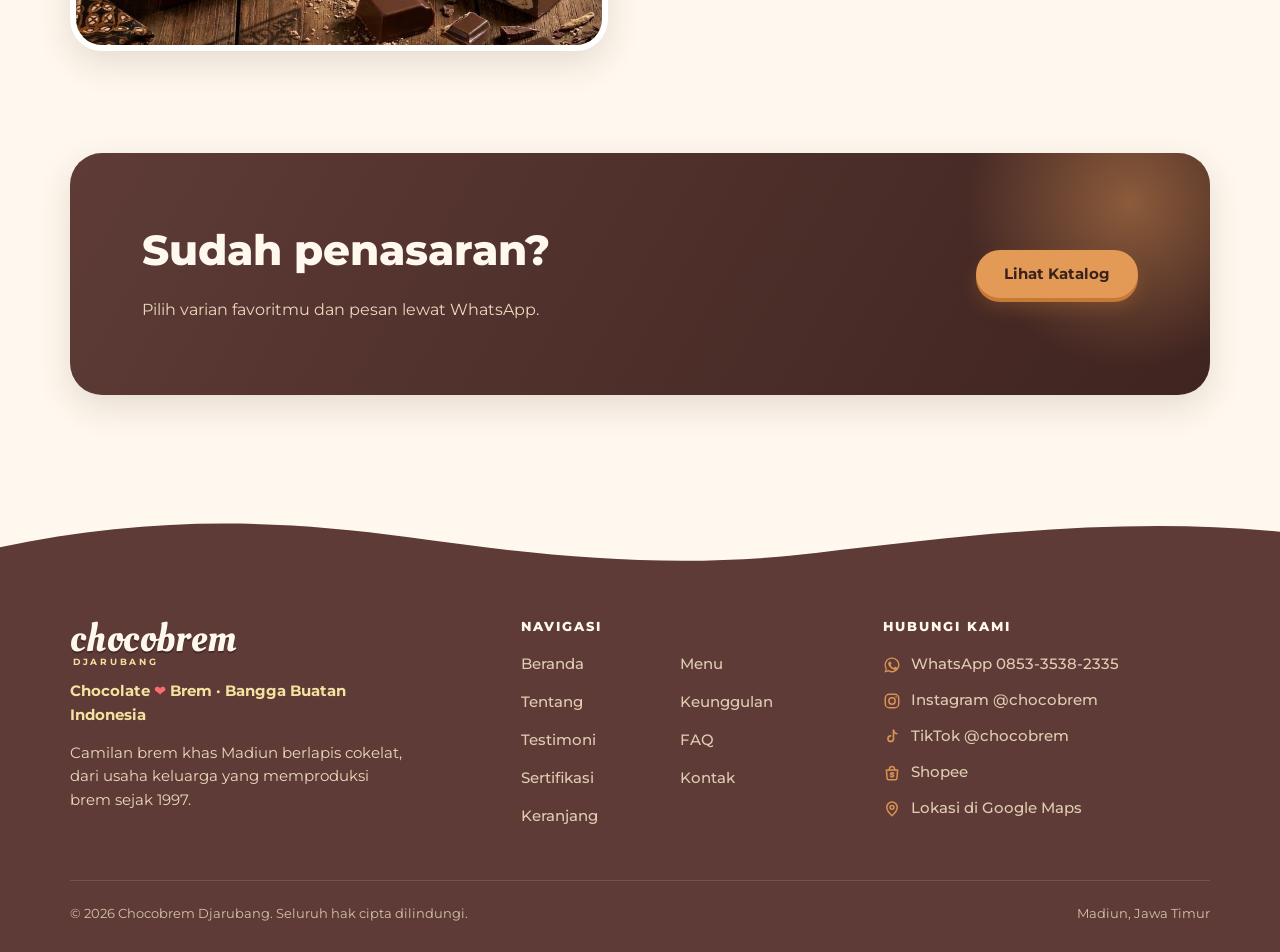
<file: keunggulan.html>
<!DOCTYPE html>
<html lang="id" class="no-js">
<head>
<meta charset="utf-8">
<meta name="viewport" content="width=device-width, initial-scale=1, viewport-fit=cover">
<title>Keunggulan — Chocobrem Djarubang</title>
<meta name="description" content="Keunggulan Chocobrem Djarubang: perpaduan brem khas Madiun dan cokelat, beberapa varian rasa, tekstur lembut, cocok untuk oleh-oleh, tersedia kotak hadiah.">
<meta name="theme-color" content="#42261E">
<link rel="icon" href="data:image/svg+xml,%3Csvg xmlns='http://www.w3.org/2000/svg' viewBox='0 0 100 100'%3E%3Ctext y='.9em' font-size='90'%3E%F0%9F%8D%AB%3C/text%3E%3C/svg%3E">
<link rel="preconnect" href="https://fonts.googleapis.com">
<link rel="preconnect" href="https://fonts.gstatic.com" crossorigin>
<link href="https://fonts.googleapis.com/css2?family=Montserrat:wght@400;500;600;700;800&family=Oleo+Script:wght@400;700&display=swap" rel="stylesheet">
<link rel="stylesheet" href="css/style.css">
<script>document.documentElement.classList.remove('no-js')</script>
<script>try{if(sessionStorage.getItem("cbMelt"))document.documentElement.classList.add("melt-in")}catch(e){}</script>
<script src="js/melt.js" defer></script>
</head>
<body data-page="keunggulan.html">
<div class="melt" aria-hidden="true"><div class="melt-layer melt-back"><div class="melt-solid"></div><div class="melt-edge"></div></div><div class="melt-layer melt-front"><div class="melt-solid"></div><div class="melt-edge"></div></div><div class="melt-walker"><div class="melt-shadow"></div><img class="melt-mascot" src="assets/djarubang-jalan.png" alt=""></div></div>
<a class="skip-link" href="#konten">Lewati ke konten</a>
<header class="site-nav">
  <div class="nav-inner">
    <a class="logo" href="index.html" aria-label="Chocobrem Djarubang — Beranda"><span class="logo-word">chocobrem</span><span class="logo-sub">djarubang</span></a>
    <nav aria-label="Navigasi utama"><ul class="nav-links" id="nav-links"><li><a href="index.html">Beranda</a></li><li><a href="menu.html">Menu</a></li><li><a href="tentang.html">Tentang</a></li><li><a href="keunggulan.html" aria-current="page">Keunggulan</a></li><li><a href="testimoni.html">Testimoni</a></li><li><a href="faq.html">FAQ</a></li><li><a href="sertifikasi.html">Sertifikasi</a></li><li><a href="kontak.html">Kontak</a></li></ul></nav>
    <a class="cart-link" href="keranjang.html" aria-label="Keranjang"><svg viewBox="0 0 24 24" fill="none" stroke="currentColor" stroke-width="2.2" stroke-linecap="round" stroke-linejoin="round" aria-hidden="true"><path d="M3 4h2.2l2.1 10.2a2 2 0 0 0 2 1.6h7.5a2 2 0 0 0 1.9-1.5L20.5 8H6.2"/><circle cx="10" cy="20" r="1.4"/><circle cx="17" cy="20" r="1.4"/></svg><span class="cart-count" data-cart-count data-zero="true">0</span></a>
    <button type="button" class="nav-toggle" aria-expanded="false" aria-controls="nav-links" aria-label="Buka menu"><span></span></button>
  </div>
</header>
<main id="konten">
<section class="page-head" aria-labelledby="judul-halaman">
  <div class="hdr-drip" aria-hidden="true"></div>
  <div class="container">
    <p class="crumb-nav"><a href="index.html">Beranda</a><span aria-hidden="true">/</span>Keunggulan</p>
    <p class="eyebrow">Kenapa Chocobrem</p>
    <h1 id="judul-halaman">Keunggulan Chocobrem</h1>
    <p class="lead">Lima alasan camilan ini layak masuk daftar favoritmu.</p>
  </div>
  <img class="head-mascot" src="assets/djarubang-maskot.png" alt="" width="230" height="337">
  <svg class="page-head-wave" viewBox="0 0 1440 80" preserveAspectRatio="none" aria-hidden="true"><path d="M0 40C120 78 240 78 360 48S600 4 720 24s240 56 360 44 240-52 360-36V80H0z"/></svg>
</section>

<section class="section" aria-label="Daftar keunggulan">
  <div class="container">
    <article class="adv reveal">
      <div class="adv-media adv-media--zoom"><img src="assets/dark.jpg" alt="Potongan Chocobrem memperlihatkan lapisan cokelat dan brem di dalamnya" loading="lazy"></div>
      <div><span class="adv-num">1</span><h2>Brem khas Madiun, berlapis cokelat</h2><p>Camilan tradisional bertemu cokelat. Brem khas Madiun dibalut lapisan cokelat sehingga rasanya familiar sekaligus baru.</p></div>
    </article>
    <article class="adv rev reveal">
      <div class="adv-media adv-media--quad" aria-label="Empat varian">
        <img src="assets/milk.jpg" alt="Milk Chocolate" loading="lazy"><img src="assets/dark.jpg" alt="Dark Chocolate" loading="lazy">
        <img src="assets/white.jpg" alt="White Chocolate" loading="lazy"><img src="assets/strawberry.jpg" alt="Strawberry" loading="lazy">
      </div>
      <div><span class="adv-num">2</span><h2>Beberapa pilihan varian rasa</h2><p>Tersedia empat varian supaya setiap selera punya pilihan.</p>
        <div class="pill-row"><span class="pill pill--m">Milk Chocolate</span><span class="pill pill--d">Dark Chocolate</span><span class="pill">White Chocolate</span><span class="pill pill--s">Strawberry</span></div></div>
    </article>
    <article class="adv reveal">
      <div class="adv-media adv-media--zoom"><img src="assets/white.jpg" alt="Potongan White Chocolate Chocobrem memperlihatkan tekstur brem" loading="lazy"></div>
      <div><span class="adv-num">3</span><h2>Lembut dan mudah lumer di mulut</h2><p>Tekstur brem yang lembut dan mudah lumer berpadu dengan lapisan cokelat di bagian luar.</p></div>
    </article>
    <article class="adv rev reveal">
      <div class="adv-media"><img src="assets/milk.jpg" alt="Kemasan Chocobrem Milk Chocolate bersama kain batik" loading="lazy" style="object-position:50% 30%"></div>
      <div><span class="adv-num">4</span><h2>Cocok untuk camilan dan oleh-oleh</h2><p>Dinikmati sendiri sebagai camilan atau dibawa sebagai buah tangan khas Madiun untuk keluarga dan orang terdekat.</p></div>
    </article>
    <article class="adv reveal">
      <div class="adv-media"><img src="assets/box-isi6-terbuka.jpg" alt="Kotak Hadiah Chocobrem berisi 6 pcs" loading="lazy"></div>
      <div><span class="adv-num">5</span><h2>Tersedia kemasan kotak hadiah</h2><p>Kotak Hadiah Chocobrem Djarubang berisi 6 pcs, siap diberikan kepada orang tersayang.</p>
        <a class="btn btn-primary" href="menu.html?detail=kotak-hadiah">Lihat Kotak Hadiah</a></div>
    </article>
  </div>
</section>
<section class="section" style="padding-top:0"><div class="container"><div class="cta-band reveal"><div><h2>Sudah penasaran?</h2><p>Pilih varian favoritmu dan pesan lewat WhatsApp.</p></div><div class="cta-actions"><a class="btn btn-karamel" href="menu.html">Lihat Katalog</a></div></div></div></section>

</main>
<footer class="site-footer">
  <svg class="footer-wave" viewBox="0 0 1440 80" preserveAspectRatio="none" aria-hidden="true"><path d="M0 50C160 8 300 8 460 36s300 46 460 22 340-52 520-30V80H0z"/></svg>
  <div class="container">
    <div class="footer-grid">
      <div class="footer-brand">
        <a class="logo" href="index.html" aria-label="Chocobrem Djarubang"><span class="logo-word">chocobrem</span><span class="logo-sub">djarubang</span></a>
        <p class="footer-tag">Chocolate <b>❤</b> Brem · Bangga Buatan Indonesia</p>
        <p>Camilan brem khas Madiun berlapis cokelat, dari usaha keluarga yang memproduksi brem sejak 1997.</p>
      </div>
      <div>
        <h4>Navigasi</h4>
        <div class="footer-links"><a href="index.html">Beranda</a><a href="menu.html">Menu</a><a href="tentang.html">Tentang</a><a href="keunggulan.html">Keunggulan</a><a href="testimoni.html">Testimoni</a><a href="faq.html">FAQ</a><a href="sertifikasi.html">Sertifikasi</a><a href="kontak.html">Kontak</a><a href="keranjang.html">Keranjang</a></div>
      </div>
      <div>
        <h4>Hubungi Kami</h4>
        <div class="footer-contact">
          <a href="https://wa.me/6285335382335?text=Halo%20Chocobrem%2C%20saya%20ingin%20bertanya%20tentang%20produk." target="_blank" rel="noopener"><svg viewBox="0 0 24 24" fill="currentColor" aria-hidden="true"><path d="M12.04 2a9.9 9.9 0 0 0-8.5 14.95L2 22l5.2-1.5A9.9 9.9 0 1 0 12.04 2zm0 1.8a8.1 8.1 0 1 1-4.3 15l-.3-.2-3 .9.9-2.9-.2-.3A8.1 8.1 0 0 1 12.04 3.8zM8.6 7.6c-.2 0-.5.1-.7.3-.3.3-1 1-1 2.4s1 2.8 1.2 3c.1.2 2 3.2 5 4.4 2.5 1 3 .8 3.5.7.6-.1 1.8-.7 2-1.4.3-.7.3-1.3.2-1.4-.1-.2-.3-.3-.6-.4l-1.9-.9c-.3-.1-.5-.1-.7.1l-.9 1.1c-.2.2-.3.2-.6.1-.3-.2-1.2-.5-2.3-1.4-.8-.8-1.4-1.7-1.5-2-.2-.3 0-.4.1-.6l.5-.5.3-.5c.1-.2 0-.4 0-.5l-.9-2.1c-.2-.5-.4-.5-.6-.5h-.6z"/></svg>WhatsApp 0853-3538-2335</a>
          <a href="https://instagram.com/chocobrem" target="_blank" rel="noopener"><svg viewBox="0 0 24 24" fill="none" stroke="currentColor" stroke-width="2" stroke-linecap="round" stroke-linejoin="round" aria-hidden="true"><rect x="3" y="3" width="18" height="18" rx="5.5"/><circle cx="12" cy="12" r="4.2"/><circle cx="17.4" cy="6.6" r="1.1" fill="currentColor" stroke="none"/></svg>Instagram @chocobrem</a>
          <a href="https://tiktok.com/@chocobrem" target="_blank" rel="noopener"><svg viewBox="0 0 24 24" fill="none" stroke="currentColor" stroke-width="2.2" stroke-linecap="round" stroke-linejoin="round" aria-hidden="true"><path d="M14 3v11.2a3.7 3.7 0 1 1-3.7-3.7"/><path d="M14 3c.3 2.6 2 4.4 4.6 4.6"/></svg>TikTok @chocobrem</a>
          <a href="https://id.shp.ee/stAkaVVg" target="_blank" rel="noopener"><svg viewBox="0 0 24 24" fill="none" stroke="currentColor" stroke-width="2" stroke-linecap="round" stroke-linejoin="round" aria-hidden="true"><path d="M4.5 8h15l-1 11.2a2 2 0 0 1-2 1.8H7.5a2 2 0 0 1-2-1.8L4.5 8z"/><path d="M8.5 8V7a3.5 3.5 0 0 1 7 0v1"/><path d="M14.2 12.6c-.4-.8-1.2-1.1-2.2-1.1-1.1 0-1.9.5-1.9 1.3 0 2 4.2 1 4.2 3 0 .8-.9 1.4-2.1 1.4-1.1 0-2-.4-2.4-1.2"/></svg>Shopee</a>
          <a href="https://maps.app.goo.gl/AnKpa8TwmU5joQmCA" target="_blank" rel="noopener"><svg viewBox="0 0 24 24" fill="none" stroke="currentColor" stroke-width="2" stroke-linecap="round" stroke-linejoin="round" aria-hidden="true"><path d="M12 21s-7-6.1-7-11.2A7 7 0 0 1 19 9.8C19 14.9 12 21 12 21z"/><circle cx="12" cy="9.8" r="2.6"/></svg>Lokasi di Google Maps</a>
        </div>
      </div>
    </div>
    <div class="footer-bottom"><span>© 2026 Chocobrem Djarubang. Seluruh hak cipta dilindungi.</span><span>Madiun, Jawa Timur</span></div>
  </div>
</footer>
<script src="js/script.js"></script>
</body>
</html>
</file>
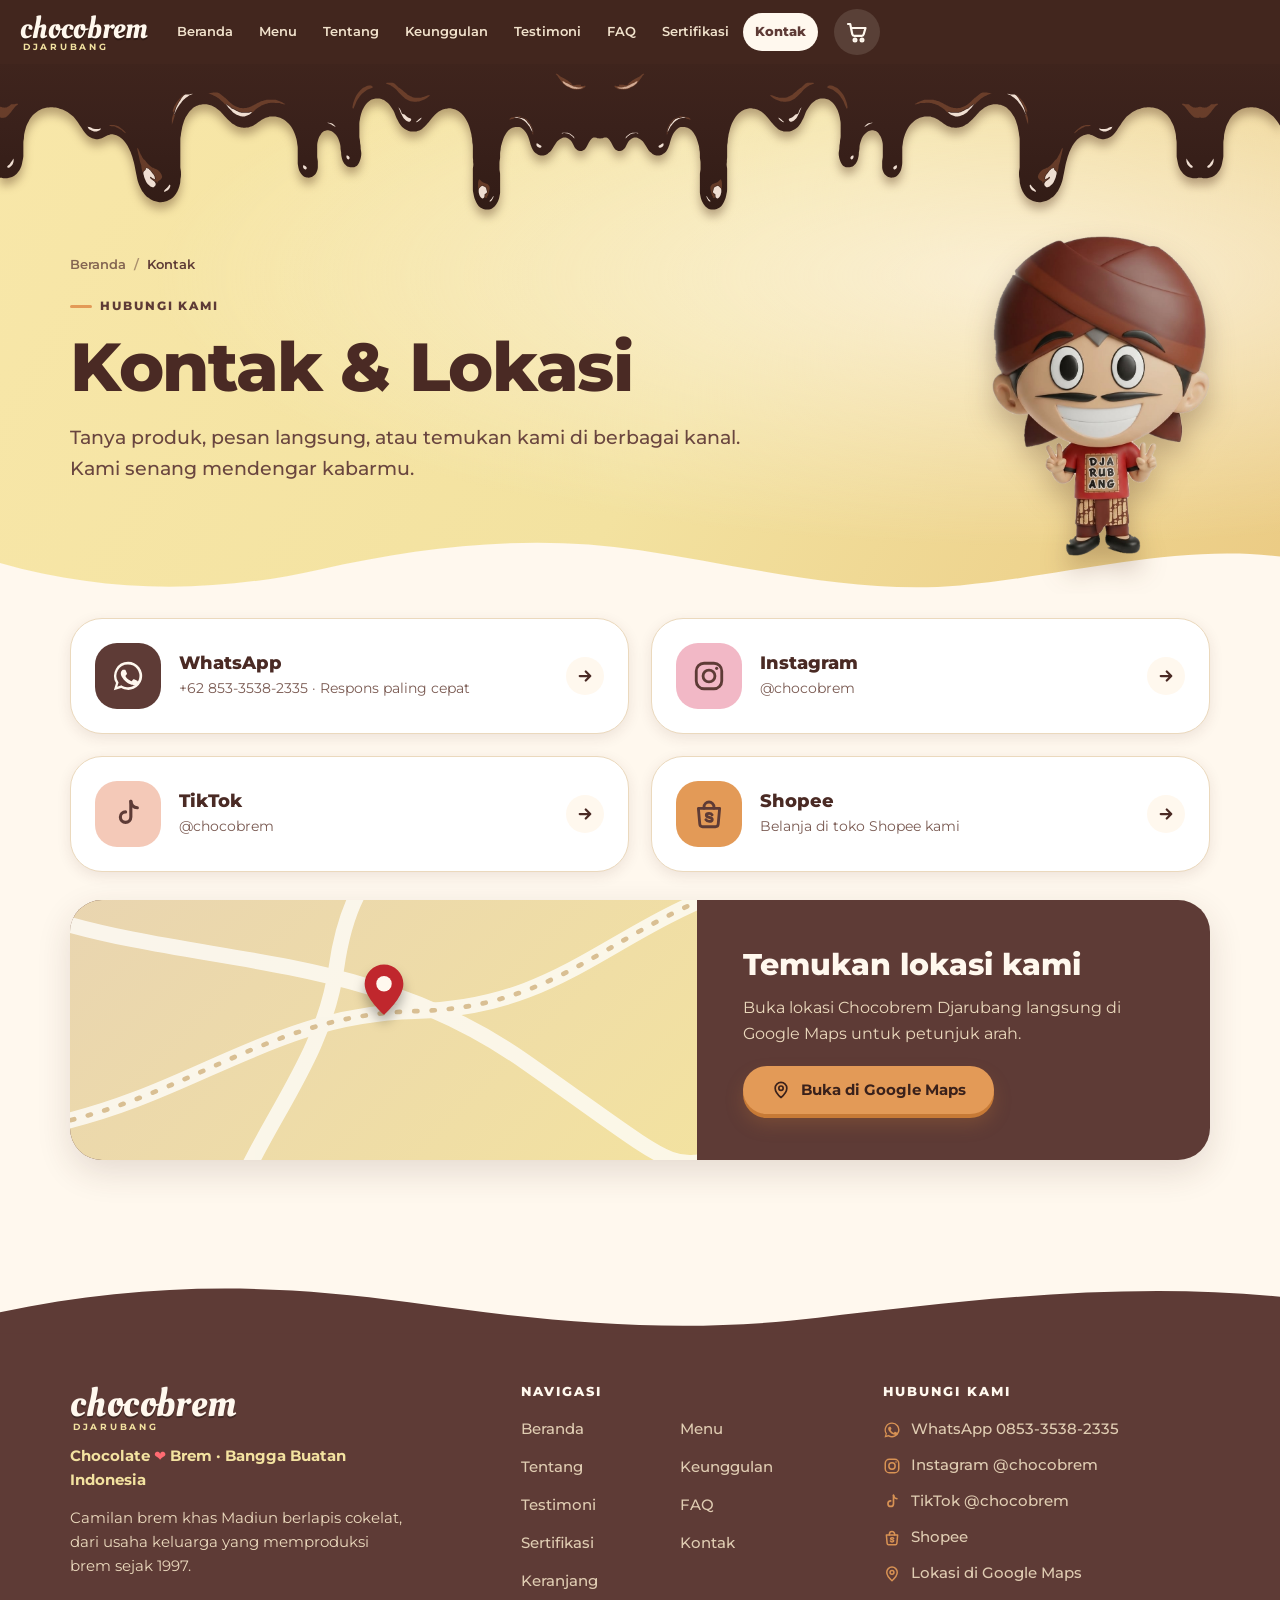
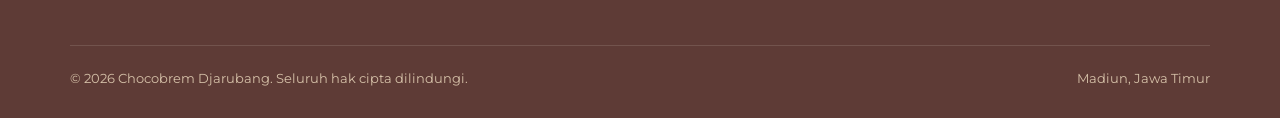
<file: kontak.html>
<!DOCTYPE html>
<html lang="id" class="no-js">
<head>
<meta charset="utf-8">
<meta name="viewport" content="width=device-width, initial-scale=1, viewport-fit=cover">
<title>Kontak & Lokasi — Chocobrem Djarubang</title>
<meta name="description" content="Hubungi Chocobrem Djarubang lewat WhatsApp, Instagram, TikTok, Shopee, atau temukan lokasi kami di Google Maps.">
<meta name="theme-color" content="#42261E">
<link rel="icon" href="data:image/svg+xml,%3Csvg xmlns='http://www.w3.org/2000/svg' viewBox='0 0 100 100'%3E%3Ctext y='.9em' font-size='90'%3E%F0%9F%8D%AB%3C/text%3E%3C/svg%3E">
<link rel="preconnect" href="https://fonts.googleapis.com">
<link rel="preconnect" href="https://fonts.gstatic.com" crossorigin>
<link href="https://fonts.googleapis.com/css2?family=Montserrat:wght@400;500;600;700;800&family=Oleo+Script:wght@400;700&display=swap" rel="stylesheet">
<link rel="stylesheet" href="css/style.css">
<script>document.documentElement.classList.remove('no-js')</script>
<script>try{if(sessionStorage.getItem("cbMelt"))document.documentElement.classList.add("melt-in")}catch(e){}</script>
<script src="js/melt.js" defer></script>
</head>
<body data-page="kontak.html">
<div class="melt" aria-hidden="true"><div class="melt-layer melt-back"><div class="melt-solid"></div><div class="melt-edge"></div></div><div class="melt-layer melt-front"><div class="melt-solid"></div><div class="melt-edge"></div></div><div class="melt-walker"><div class="melt-shadow"></div><img class="melt-mascot" src="assets/djarubang-jalan.png" alt=""></div></div>
<a class="skip-link" href="#konten">Lewati ke konten</a>
<header class="site-nav">
  <div class="nav-inner">
    <a class="logo" href="index.html" aria-label="Chocobrem Djarubang — Beranda"><span class="logo-word">chocobrem</span><span class="logo-sub">djarubang</span></a>
    <nav aria-label="Navigasi utama"><ul class="nav-links" id="nav-links"><li><a href="index.html">Beranda</a></li><li><a href="menu.html">Menu</a></li><li><a href="tentang.html">Tentang</a></li><li><a href="keunggulan.html">Keunggulan</a></li><li><a href="testimoni.html">Testimoni</a></li><li><a href="faq.html">FAQ</a></li><li><a href="sertifikasi.html">Sertifikasi</a></li><li><a href="kontak.html" aria-current="page">Kontak</a></li></ul></nav>
    <a class="cart-link" href="keranjang.html" aria-label="Keranjang"><svg viewBox="0 0 24 24" fill="none" stroke="currentColor" stroke-width="2.2" stroke-linecap="round" stroke-linejoin="round" aria-hidden="true"><path d="M3 4h2.2l2.1 10.2a2 2 0 0 0 2 1.6h7.5a2 2 0 0 0 1.9-1.5L20.5 8H6.2"/><circle cx="10" cy="20" r="1.4"/><circle cx="17" cy="20" r="1.4"/></svg><span class="cart-count" data-cart-count data-zero="true">0</span></a>
    <button type="button" class="nav-toggle" aria-expanded="false" aria-controls="nav-links" aria-label="Buka menu"><span></span></button>
  </div>
</header>
<main id="konten">
<section class="page-head" aria-labelledby="judul-halaman">
  <div class="hdr-drip" aria-hidden="true"></div>
  <div class="container">
    <p class="crumb-nav"><a href="index.html">Beranda</a><span aria-hidden="true">/</span>Kontak</p>
    <p class="eyebrow">Hubungi Kami</p>
    <h1 id="judul-halaman">Kontak &amp; Lokasi</h1>
    <p class="lead">Tanya produk, pesan langsung, atau temukan kami di berbagai kanal. Kami senang mendengar kabarmu.</p>
  </div>
  <img class="head-mascot" src="assets/djarubang-maskot.png" alt="" width="230" height="337">
  <svg class="page-head-wave" viewBox="0 0 1440 80" preserveAspectRatio="none" aria-hidden="true"><path d="M0 40C120 78 240 78 360 48S600 4 720 24s240 56 360 44 240-52 360-36V80H0z"/></svg>
</section>

<section class="section" style="padding-top:24px" aria-label="Kontak">
  <div class="container">
    <div class="contact-grid">
      <a class="ccard ccard--wa reveal" href="https://wa.me/6285335382335?text=Halo%20Chocobrem%2C%20saya%20ingin%20bertanya%20tentang%20produk." target="_blank" rel="noopener"><span class="ccard-ic"><svg viewBox="0 0 24 24" fill="currentColor" aria-hidden="true"><path d="M12.04 2a9.9 9.9 0 0 0-8.5 14.95L2 22l5.2-1.5A9.9 9.9 0 1 0 12.04 2zm0 1.8a8.1 8.1 0 1 1-4.3 15l-.3-.2-3 .9.9-2.9-.2-.3A8.1 8.1 0 0 1 12.04 3.8zM8.6 7.6c-.2 0-.5.1-.7.3-.3.3-1 1-1 2.4s1 2.8 1.2 3c.1.2 2 3.2 5 4.4 2.5 1 3 .8 3.5.7.6-.1 1.8-.7 2-1.4.3-.7.3-1.3.2-1.4-.1-.2-.3-.3-.6-.4l-1.9-.9c-.3-.1-.5-.1-.7.1l-.9 1.1c-.2.2-.3.2-.6.1-.3-.2-1.2-.5-2.3-1.4-.8-.8-1.4-1.7-1.5-2-.2-.3 0-.4.1-.6l.5-.5.3-.5c.1-.2 0-.4 0-.5l-.9-2.1c-.2-.5-.4-.5-.6-.5h-.6z"/></svg></span><span><h3>WhatsApp</h3><p>+62 853-3538-2335 · Respons paling cepat</p></span><span class="ccard-go"><svg viewBox="0 0 24 24" fill="none" stroke="currentColor" stroke-width="3" stroke-linecap="round" stroke-linejoin="round" aria-hidden="true"><path d="M5 12h14M13 6l6 6-6 6"/></svg></span></a>
      <a class="ccard ccard--ig reveal" href="https://instagram.com/chocobrem" target="_blank" rel="noopener"><span class="ccard-ic"><svg viewBox="0 0 24 24" fill="none" stroke="currentColor" stroke-width="2" stroke-linecap="round" stroke-linejoin="round" aria-hidden="true"><rect x="3" y="3" width="18" height="18" rx="5.5"/><circle cx="12" cy="12" r="4.2"/><circle cx="17.4" cy="6.6" r="1.1" fill="currentColor" stroke="none"/></svg></span><span><h3>Instagram</h3><p>@chocobrem</p></span><span class="ccard-go"><svg viewBox="0 0 24 24" fill="none" stroke="currentColor" stroke-width="3" stroke-linecap="round" stroke-linejoin="round" aria-hidden="true"><path d="M5 12h14M13 6l6 6-6 6"/></svg></span></a>
      <a class="ccard ccard--tt reveal" href="https://tiktok.com/@chocobrem" target="_blank" rel="noopener"><span class="ccard-ic"><svg viewBox="0 0 24 24" fill="none" stroke="currentColor" stroke-width="2.2" stroke-linecap="round" stroke-linejoin="round" aria-hidden="true"><path d="M14 3v11.2a3.7 3.7 0 1 1-3.7-3.7"/><path d="M14 3c.3 2.6 2 4.4 4.6 4.6"/></svg></span><span><h3>TikTok</h3><p>@chocobrem</p></span><span class="ccard-go"><svg viewBox="0 0 24 24" fill="none" stroke="currentColor" stroke-width="3" stroke-linecap="round" stroke-linejoin="round" aria-hidden="true"><path d="M5 12h14M13 6l6 6-6 6"/></svg></span></a>
      <a class="ccard ccard--sp reveal" href="https://id.shp.ee/stAkaVVg" target="_blank" rel="noopener"><span class="ccard-ic"><svg viewBox="0 0 24 24" fill="none" stroke="currentColor" stroke-width="2" stroke-linecap="round" stroke-linejoin="round" aria-hidden="true"><path d="M4.5 8h15l-1 11.2a2 2 0 0 1-2 1.8H7.5a2 2 0 0 1-2-1.8L4.5 8z"/><path d="M8.5 8V7a3.5 3.5 0 0 1 7 0v1"/><path d="M14.2 12.6c-.4-.8-1.2-1.1-2.2-1.1-1.1 0-1.9.5-1.9 1.3 0 2 4.2 1 4.2 3 0 .8-.9 1.4-2.1 1.4-1.1 0-2-.4-2.4-1.2"/></svg></span><span><h3>Shopee</h3><p>Belanja di toko Shopee kami</p></span><span class="ccard-go"><svg viewBox="0 0 24 24" fill="none" stroke="currentColor" stroke-width="3" stroke-linecap="round" stroke-linejoin="round" aria-hidden="true"><path d="M5 12h14M13 6l6 6-6 6"/></svg></span></a>
    </div>
    <div class="map-card reveal">
      <div class="map-art" aria-hidden="true">
        <svg class="roads" viewBox="0 0 400 260" preserveAspectRatio="xMidYMid slice"><g fill="none" stroke="#fff" stroke-width="10" stroke-linecap="round" opacity=".75"><path d="M-10 190C80 170 130 120 220 118S340 70 420 40"/><path d="M90 280C110 200 160 160 170 90S210 20 230-10"/><path d="M-10 60C90 90 190 80 290 150S380 220 420 210"/></g><g fill="none" stroke="#D9BF93" stroke-width="3" stroke-dasharray="2 9" stroke-linecap="round"><path d="M-10 190C80 170 130 120 220 118S340 70 420 40"/></g></svg>
        <svg class="map-pin" viewBox="0 0 24 24" fill="currentColor"><path d="M12 22s-7.5-6.4-7.5-12A7.5 7.5 0 0 1 19.500 10c0 5.600-7.500 12-7.500 12z"/><circle cx="12" cy="10" r="3" fill="#FFF8EE"/></svg>
      </div>
      <div class="map-body"><h2>Temukan lokasi kami</h2><p>Buka lokasi Chocobrem Djarubang langsung di Google Maps untuk petunjuk arah.</p>
        <a class="btn btn-karamel" href="https://maps.app.goo.gl/AnKpa8TwmU5joQmCA" target="_blank" rel="noopener"><svg viewBox="0 0 24 24" fill="none" stroke="currentColor" stroke-width="2" stroke-linecap="round" stroke-linejoin="round" aria-hidden="true"><path d="M12 21s-7-6.1-7-11.2A7 7 0 0 1 19 9.8C19 14.9 12 21 12 21z"/><circle cx="12" cy="9.8" r="2.6"/></svg>Buka di Google Maps</a></div>
    </div>
  </div>
</section>

</main>
<footer class="site-footer">
  <svg class="footer-wave" viewBox="0 0 1440 80" preserveAspectRatio="none" aria-hidden="true"><path d="M0 50C160 8 300 8 460 36s300 46 460 22 340-52 520-30V80H0z"/></svg>
  <div class="container">
    <div class="footer-grid">
      <div class="footer-brand">
        <a class="logo" href="index.html" aria-label="Chocobrem Djarubang"><span class="logo-word">chocobrem</span><span class="logo-sub">djarubang</span></a>
        <p class="footer-tag">Chocolate <b>❤</b> Brem · Bangga Buatan Indonesia</p>
        <p>Camilan brem khas Madiun berlapis cokelat, dari usaha keluarga yang memproduksi brem sejak 1997.</p>
      </div>
      <div>
        <h4>Navigasi</h4>
        <div class="footer-links"><a href="index.html">Beranda</a><a href="menu.html">Menu</a><a href="tentang.html">Tentang</a><a href="keunggulan.html">Keunggulan</a><a href="testimoni.html">Testimoni</a><a href="faq.html">FAQ</a><a href="sertifikasi.html">Sertifikasi</a><a href="kontak.html">Kontak</a><a href="keranjang.html">Keranjang</a></div>
      </div>
      <div>
        <h4>Hubungi Kami</h4>
        <div class="footer-contact">
          <a href="https://wa.me/6285335382335?text=Halo%20Chocobrem%2C%20saya%20ingin%20bertanya%20tentang%20produk." target="_blank" rel="noopener"><svg viewBox="0 0 24 24" fill="currentColor" aria-hidden="true"><path d="M12.04 2a9.9 9.9 0 0 0-8.5 14.95L2 22l5.2-1.5A9.9 9.9 0 1 0 12.04 2zm0 1.8a8.1 8.1 0 1 1-4.3 15l-.3-.2-3 .9.9-2.9-.2-.3A8.1 8.1 0 0 1 12.04 3.8zM8.6 7.6c-.2 0-.5.1-.7.3-.3.3-1 1-1 2.4s1 2.8 1.2 3c.1.2 2 3.2 5 4.4 2.5 1 3 .8 3.5.7.6-.1 1.8-.7 2-1.4.3-.7.3-1.3.2-1.4-.1-.2-.3-.3-.6-.4l-1.9-.9c-.3-.1-.5-.1-.7.1l-.9 1.1c-.2.2-.3.2-.6.1-.3-.2-1.2-.5-2.3-1.4-.8-.8-1.4-1.7-1.5-2-.2-.3 0-.4.1-.6l.5-.5.3-.5c.1-.2 0-.4 0-.5l-.9-2.1c-.2-.5-.4-.5-.6-.5h-.6z"/></svg>WhatsApp 0853-3538-2335</a>
          <a href="https://instagram.com/chocobrem" target="_blank" rel="noopener"><svg viewBox="0 0 24 24" fill="none" stroke="currentColor" stroke-width="2" stroke-linecap="round" stroke-linejoin="round" aria-hidden="true"><rect x="3" y="3" width="18" height="18" rx="5.5"/><circle cx="12" cy="12" r="4.2"/><circle cx="17.4" cy="6.6" r="1.1" fill="currentColor" stroke="none"/></svg>Instagram @chocobrem</a>
          <a href="https://tiktok.com/@chocobrem" target="_blank" rel="noopener"><svg viewBox="0 0 24 24" fill="none" stroke="currentColor" stroke-width="2.2" stroke-linecap="round" stroke-linejoin="round" aria-hidden="true"><path d="M14 3v11.2a3.7 3.7 0 1 1-3.7-3.7"/><path d="M14 3c.3 2.6 2 4.4 4.6 4.6"/></svg>TikTok @chocobrem</a>
          <a href="https://id.shp.ee/stAkaVVg" target="_blank" rel="noopener"><svg viewBox="0 0 24 24" fill="none" stroke="currentColor" stroke-width="2" stroke-linecap="round" stroke-linejoin="round" aria-hidden="true"><path d="M4.5 8h15l-1 11.2a2 2 0 0 1-2 1.8H7.5a2 2 0 0 1-2-1.8L4.5 8z"/><path d="M8.5 8V7a3.5 3.5 0 0 1 7 0v1"/><path d="M14.2 12.6c-.4-.8-1.2-1.1-2.2-1.1-1.1 0-1.9.5-1.9 1.3 0 2 4.2 1 4.2 3 0 .8-.9 1.4-2.1 1.4-1.1 0-2-.4-2.4-1.2"/></svg>Shopee</a>
          <a href="https://maps.app.goo.gl/AnKpa8TwmU5joQmCA" target="_blank" rel="noopener"><svg viewBox="0 0 24 24" fill="none" stroke="currentColor" stroke-width="2" stroke-linecap="round" stroke-linejoin="round" aria-hidden="true"><path d="M12 21s-7-6.1-7-11.2A7 7 0 0 1 19 9.8C19 14.9 12 21 12 21z"/><circle cx="12" cy="9.8" r="2.6"/></svg>Lokasi di Google Maps</a>
        </div>
      </div>
    </div>
    <div class="footer-bottom"><span>© 2026 Chocobrem Djarubang. Seluruh hak cipta dilindungi.</span><span>Madiun, Jawa Timur</span></div>
  </div>
</footer>
<script src="js/script.js"></script>
</body>
</html>
</file>
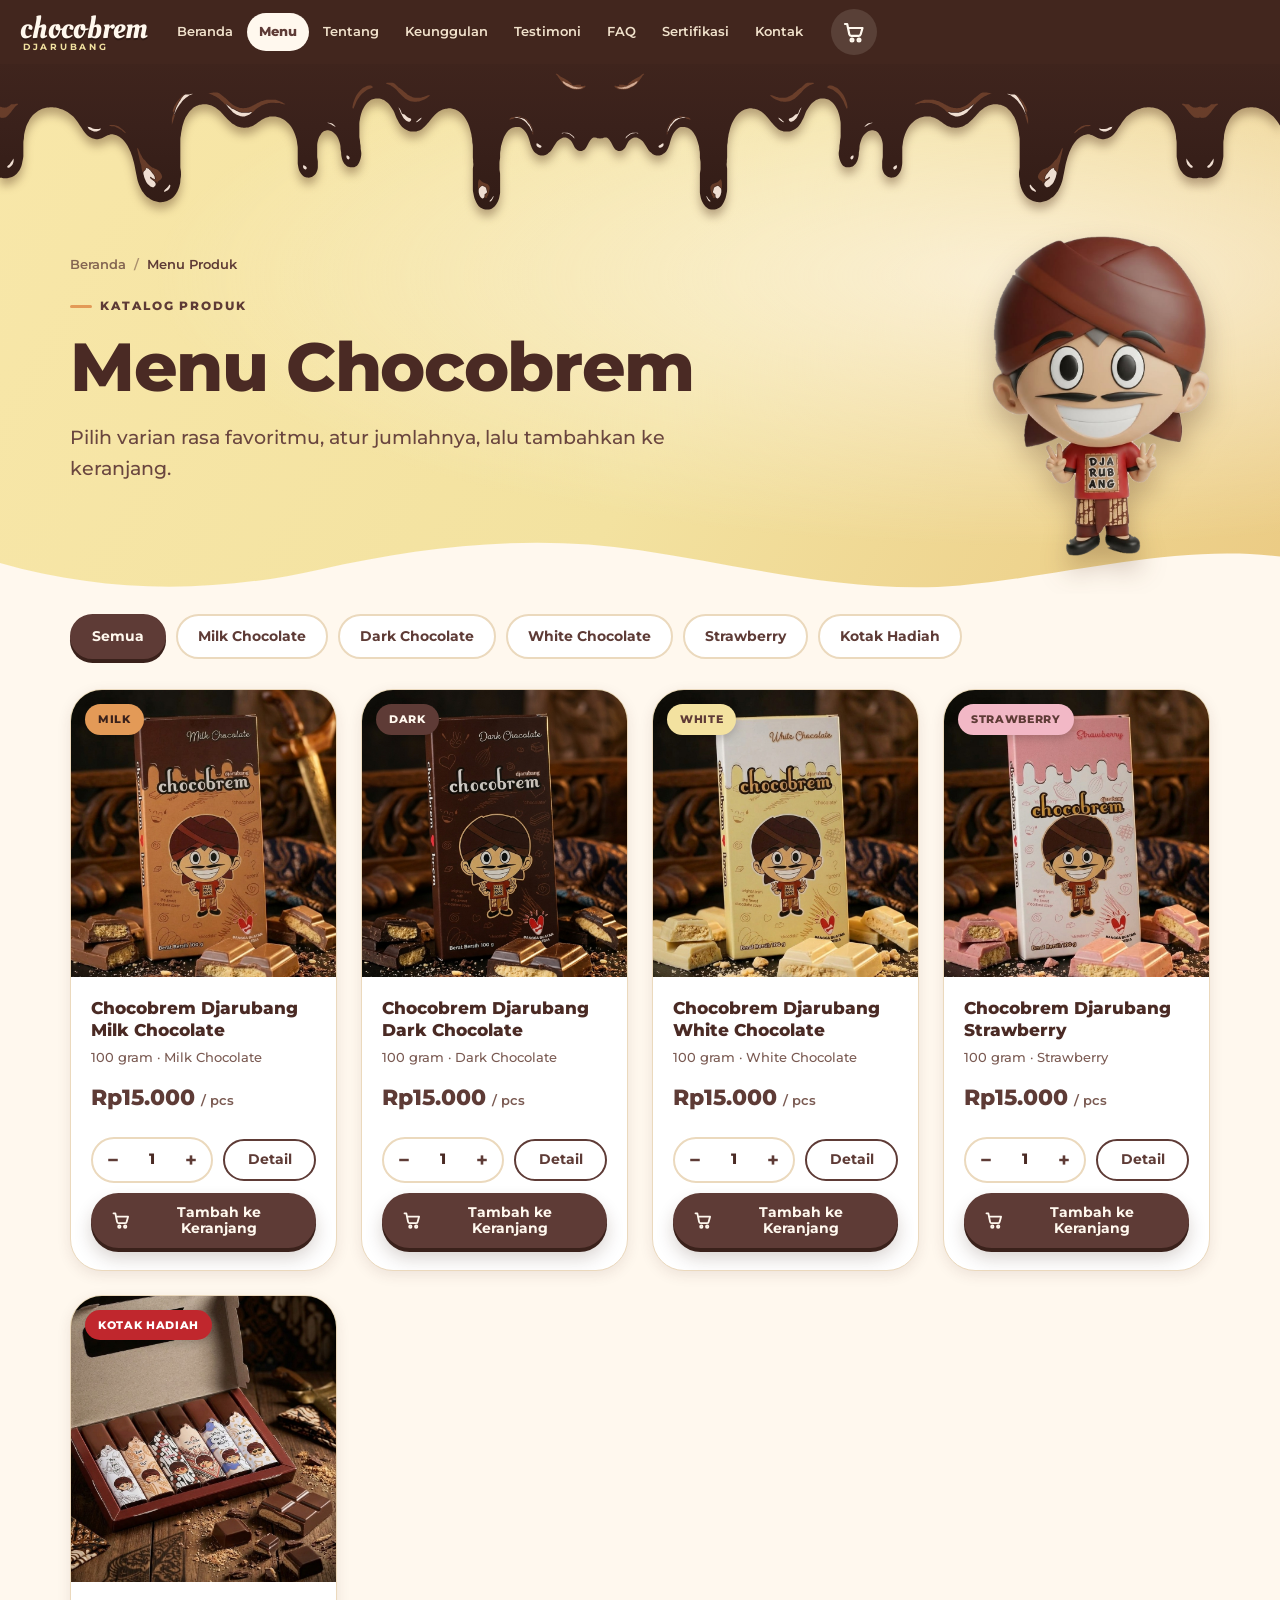
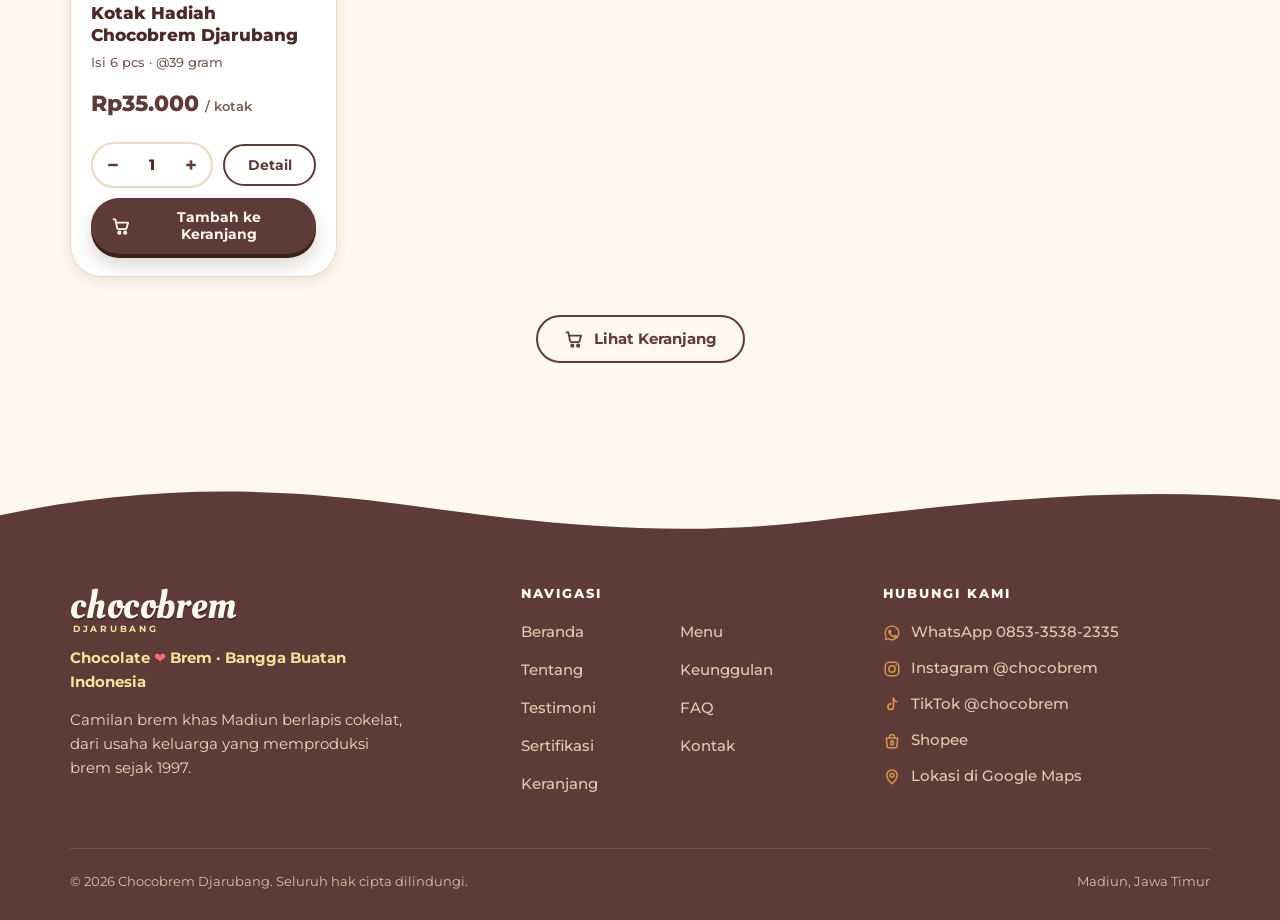
<file: menu.html>
<!DOCTYPE html>
<html lang="id" class="no-js">
<head>
<meta charset="utf-8">
<meta name="viewport" content="width=device-width, initial-scale=1, viewport-fit=cover">
<title>Menu Produk — Chocobrem Djarubang</title>
<meta name="description" content="Katalog lengkap Chocobrem Djarubang: Milk Chocolate, Dark Chocolate, White Chocolate, Strawberry, dan Kotak Hadiah isi 6 pcs.">
<meta name="theme-color" content="#42261E">
<link rel="icon" href="data:image/svg+xml,%3Csvg xmlns='http://www.w3.org/2000/svg' viewBox='0 0 100 100'%3E%3Ctext y='.9em' font-size='90'%3E%F0%9F%8D%AB%3C/text%3E%3C/svg%3E">
<link rel="preconnect" href="https://fonts.googleapis.com">
<link rel="preconnect" href="https://fonts.gstatic.com" crossorigin>
<link href="https://fonts.googleapis.com/css2?family=Montserrat:wght@400;500;600;700;800&family=Oleo+Script:wght@400;700&display=swap" rel="stylesheet">
<link rel="stylesheet" href="css/style.css">
<script>document.documentElement.classList.remove('no-js')</script>
<script>try{if(sessionStorage.getItem("cbMelt"))document.documentElement.classList.add("melt-in")}catch(e){}</script>
<script src="js/melt.js" defer></script>
</head>
<body data-page="menu.html">
<div class="melt" aria-hidden="true"><div class="melt-layer melt-back"><div class="melt-solid"></div><div class="melt-edge"></div></div><div class="melt-layer melt-front"><div class="melt-solid"></div><div class="melt-edge"></div></div><div class="melt-walker"><div class="melt-shadow"></div><img class="melt-mascot" src="assets/djarubang-jalan.png" alt=""></div></div>
<a class="skip-link" href="#konten">Lewati ke konten</a>
<header class="site-nav">
  <div class="nav-inner">
    <a class="logo" href="index.html" aria-label="Chocobrem Djarubang — Beranda"><span class="logo-word">chocobrem</span><span class="logo-sub">djarubang</span></a>
    <nav aria-label="Navigasi utama"><ul class="nav-links" id="nav-links"><li><a href="index.html">Beranda</a></li><li><a href="menu.html" aria-current="page">Menu</a></li><li><a href="tentang.html">Tentang</a></li><li><a href="keunggulan.html">Keunggulan</a></li><li><a href="testimoni.html">Testimoni</a></li><li><a href="faq.html">FAQ</a></li><li><a href="sertifikasi.html">Sertifikasi</a></li><li><a href="kontak.html">Kontak</a></li></ul></nav>
    <a class="cart-link" href="keranjang.html" aria-label="Keranjang"><svg viewBox="0 0 24 24" fill="none" stroke="currentColor" stroke-width="2.2" stroke-linecap="round" stroke-linejoin="round" aria-hidden="true"><path d="M3 4h2.2l2.1 10.2a2 2 0 0 0 2 1.6h7.5a2 2 0 0 0 1.9-1.5L20.5 8H6.2"/><circle cx="10" cy="20" r="1.4"/><circle cx="17" cy="20" r="1.4"/></svg><span class="cart-count" data-cart-count data-zero="true">0</span></a>
    <button type="button" class="nav-toggle" aria-expanded="false" aria-controls="nav-links" aria-label="Buka menu"><span></span></button>
  </div>
</header>
<main id="konten">
<section class="page-head" aria-labelledby="judul-halaman">
  <div class="hdr-drip" aria-hidden="true"></div>
  <div class="container">
    <p class="crumb-nav"><a href="index.html">Beranda</a><span aria-hidden="true">/</span>Menu Produk</p>
    <p class="eyebrow">Katalog Produk</p>
    <h1 id="judul-halaman">Menu Chocobrem</h1>
    <p class="lead">Pilih varian rasa favoritmu, atur jumlahnya, lalu tambahkan ke keranjang.</p>
  </div>
  <img class="head-mascot" src="assets/djarubang-maskot.png" alt="" width="230" height="337">
  <svg class="page-head-wave" viewBox="0 0 1440 80" preserveAspectRatio="none" aria-hidden="true"><path d="M0 40C120 78 240 78 360 48S600 4 720 24s240 56 360 44 240-52 360-36V80H0z"/></svg>
</section>

<section class="section" style="padding-top:20px" aria-label="Daftar produk">
  <div class="container">
    <div class="filter-bar" id="filter-bar" role="group" aria-label="Filter varian"></div>
    <p class="sr-only" id="filter-count" aria-live="polite"></p>
    <div class="product-grid" id="catalog-grid"><noscript><p class="empty-note">Aktifkan JavaScript untuk menampilkan katalog dan keranjang.</p></noscript></div>
    <div class="center-cta"><a class="btn btn-ghost" href="keranjang.html"><svg viewBox="0 0 24 24" fill="none" stroke="currentColor" stroke-width="2.2" stroke-linecap="round" stroke-linejoin="round" aria-hidden="true"><path d="M3 4h2.2l2.1 10.2a2 2 0 0 0 2 1.6h7.5a2 2 0 0 0 1.9-1.5L20.5 8H6.2"/><circle cx="10" cy="20" r="1.4"/><circle cx="17" cy="20" r="1.4"/></svg>Lihat Keranjang</a></div>
  </div>
</section>

</main>
<footer class="site-footer">
  <svg class="footer-wave" viewBox="0 0 1440 80" preserveAspectRatio="none" aria-hidden="true"><path d="M0 50C160 8 300 8 460 36s300 46 460 22 340-52 520-30V80H0z"/></svg>
  <div class="container">
    <div class="footer-grid">
      <div class="footer-brand">
        <a class="logo" href="index.html" aria-label="Chocobrem Djarubang"><span class="logo-word">chocobrem</span><span class="logo-sub">djarubang</span></a>
        <p class="footer-tag">Chocolate <b>❤</b> Brem · Bangga Buatan Indonesia</p>
        <p>Camilan brem khas Madiun berlapis cokelat, dari usaha keluarga yang memproduksi brem sejak 1997.</p>
      </div>
      <div>
        <h4>Navigasi</h4>
        <div class="footer-links"><a href="index.html">Beranda</a><a href="menu.html">Menu</a><a href="tentang.html">Tentang</a><a href="keunggulan.html">Keunggulan</a><a href="testimoni.html">Testimoni</a><a href="faq.html">FAQ</a><a href="sertifikasi.html">Sertifikasi</a><a href="kontak.html">Kontak</a><a href="keranjang.html">Keranjang</a></div>
      </div>
      <div>
        <h4>Hubungi Kami</h4>
        <div class="footer-contact">
          <a href="https://wa.me/6285335382335?text=Halo%20Chocobrem%2C%20saya%20ingin%20bertanya%20tentang%20produk." target="_blank" rel="noopener"><svg viewBox="0 0 24 24" fill="currentColor" aria-hidden="true"><path d="M12.04 2a9.9 9.9 0 0 0-8.5 14.95L2 22l5.2-1.5A9.9 9.9 0 1 0 12.04 2zm0 1.8a8.1 8.1 0 1 1-4.3 15l-.3-.2-3 .9.9-2.9-.2-.3A8.1 8.1 0 0 1 12.04 3.8zM8.6 7.6c-.2 0-.5.1-.7.3-.3.3-1 1-1 2.4s1 2.8 1.2 3c.1.2 2 3.2 5 4.4 2.5 1 3 .8 3.5.7.6-.1 1.8-.7 2-1.4.3-.7.3-1.3.2-1.4-.1-.2-.3-.3-.6-.4l-1.9-.9c-.3-.1-.5-.1-.7.1l-.9 1.1c-.2.2-.3.2-.6.1-.3-.2-1.2-.5-2.3-1.4-.8-.8-1.4-1.7-1.5-2-.2-.3 0-.4.1-.6l.5-.5.3-.5c.1-.2 0-.4 0-.5l-.9-2.1c-.2-.5-.4-.5-.6-.5h-.6z"/></svg>WhatsApp 0853-3538-2335</a>
          <a href="https://instagram.com/chocobrem" target="_blank" rel="noopener"><svg viewBox="0 0 24 24" fill="none" stroke="currentColor" stroke-width="2" stroke-linecap="round" stroke-linejoin="round" aria-hidden="true"><rect x="3" y="3" width="18" height="18" rx="5.5"/><circle cx="12" cy="12" r="4.2"/><circle cx="17.4" cy="6.6" r="1.1" fill="currentColor" stroke="none"/></svg>Instagram @chocobrem</a>
          <a href="https://tiktok.com/@chocobrem" target="_blank" rel="noopener"><svg viewBox="0 0 24 24" fill="none" stroke="currentColor" stroke-width="2.2" stroke-linecap="round" stroke-linejoin="round" aria-hidden="true"><path d="M14 3v11.2a3.7 3.7 0 1 1-3.7-3.7"/><path d="M14 3c.3 2.6 2 4.4 4.6 4.6"/></svg>TikTok @chocobrem</a>
          <a href="https://id.shp.ee/stAkaVVg" target="_blank" rel="noopener"><svg viewBox="0 0 24 24" fill="none" stroke="currentColor" stroke-width="2" stroke-linecap="round" stroke-linejoin="round" aria-hidden="true"><path d="M4.5 8h15l-1 11.2a2 2 0 0 1-2 1.8H7.5a2 2 0 0 1-2-1.8L4.5 8z"/><path d="M8.5 8V7a3.5 3.5 0 0 1 7 0v1"/><path d="M14.2 12.6c-.4-.8-1.2-1.1-2.2-1.1-1.1 0-1.9.5-1.9 1.3 0 2 4.2 1 4.2 3 0 .8-.9 1.4-2.1 1.4-1.1 0-2-.4-2.4-1.2"/></svg>Shopee</a>
          <a href="https://maps.app.goo.gl/AnKpa8TwmU5joQmCA" target="_blank" rel="noopener"><svg viewBox="0 0 24 24" fill="none" stroke="currentColor" stroke-width="2" stroke-linecap="round" stroke-linejoin="round" aria-hidden="true"><path d="M12 21s-7-6.1-7-11.2A7 7 0 0 1 19 9.8C19 14.9 12 21 12 21z"/><circle cx="12" cy="9.8" r="2.6"/></svg>Lokasi di Google Maps</a>
        </div>
      </div>
    </div>
    <div class="footer-bottom"><span>© 2026 Chocobrem Djarubang. Seluruh hak cipta dilindungi.</span><span>Madiun, Jawa Timur</span></div>
  </div>
</footer>
<script src="js/script.js"></script>
</body>
</html>
</file>
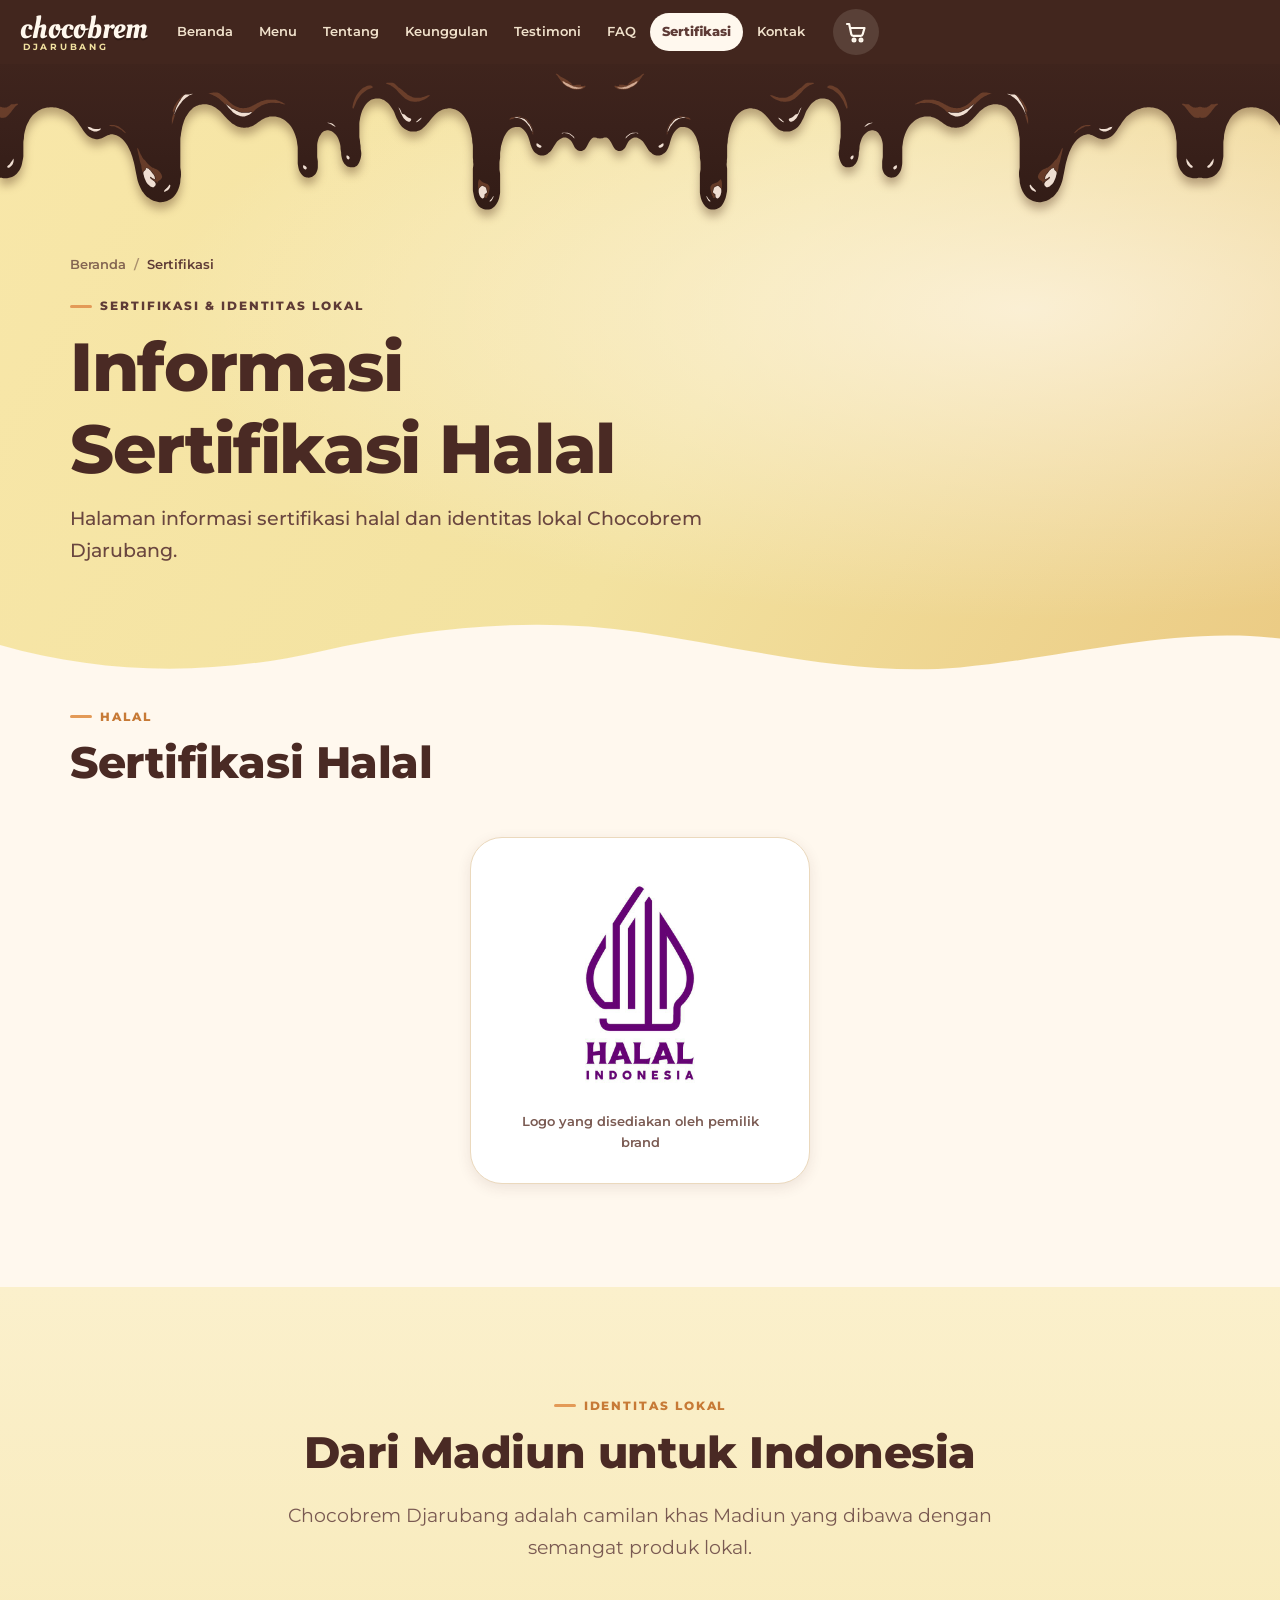
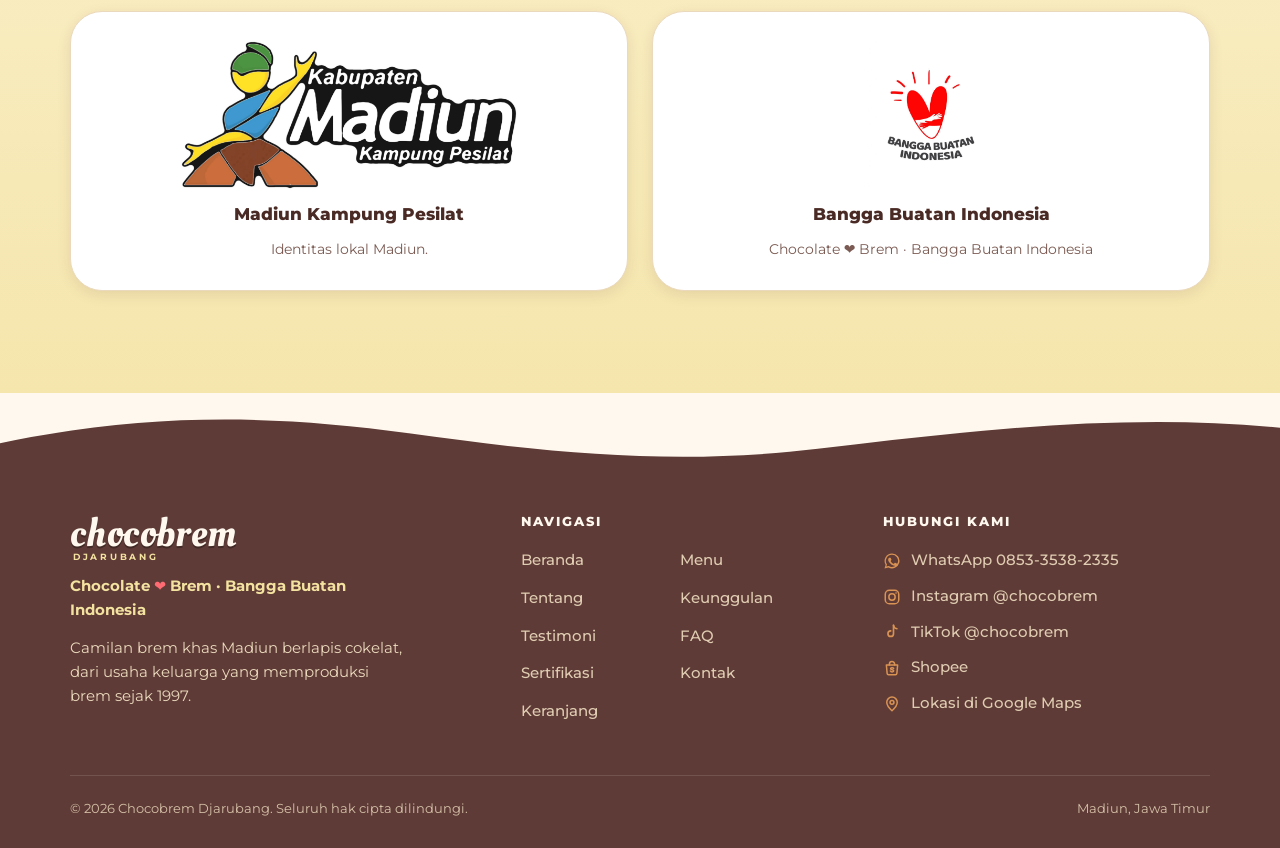
<file: sertifikasi.html>
<!DOCTYPE html>
<html lang="id" class="no-js">
<head>
<meta charset="utf-8">
<meta name="viewport" content="width=device-width, initial-scale=1, viewport-fit=cover">
<title>Sertifikasi — Chocobrem Djarubang</title>
<meta name="description" content="Informasi sertifikasi halal dan identitas lokal Chocobrem Djarubang, camilan brem khas Madiun.">
<meta name="theme-color" content="#42261E">
<link rel="icon" href="data:image/svg+xml,%3Csvg xmlns='http://www.w3.org/2000/svg' viewBox='0 0 100 100'%3E%3Ctext y='.9em' font-size='90'%3E%F0%9F%8D%AB%3C/text%3E%3C/svg%3E">
<link rel="preconnect" href="https://fonts.googleapis.com">
<link rel="preconnect" href="https://fonts.gstatic.com" crossorigin>
<link href="https://fonts.googleapis.com/css2?family=Montserrat:wght@400;500;600;700;800&family=Oleo+Script:wght@400;700&display=swap" rel="stylesheet">
<link rel="stylesheet" href="css/style.css">
<script>document.documentElement.classList.remove('no-js')</script>
<script>try{if(sessionStorage.getItem("cbMelt"))document.documentElement.classList.add("melt-in")}catch(e){}</script>
<script src="js/melt.js" defer></script>
</head>
<body data-page="sertifikasi.html">
<div class="melt" aria-hidden="true"><div class="melt-layer melt-back"><div class="melt-solid"></div><div class="melt-edge"></div></div><div class="melt-layer melt-front"><div class="melt-solid"></div><div class="melt-edge"></div></div><div class="melt-walker"><div class="melt-shadow"></div><img class="melt-mascot" src="assets/djarubang-jalan.png" alt=""></div></div>
<a class="skip-link" href="#konten">Lewati ke konten</a>
<header class="site-nav">
  <div class="nav-inner">
    <a class="logo" href="index.html" aria-label="Chocobrem Djarubang — Beranda"><span class="logo-word">chocobrem</span><span class="logo-sub">djarubang</span></a>
    <nav aria-label="Navigasi utama"><ul class="nav-links" id="nav-links"><li><a href="index.html">Beranda</a></li><li><a href="menu.html">Menu</a></li><li><a href="tentang.html">Tentang</a></li><li><a href="keunggulan.html">Keunggulan</a></li><li><a href="testimoni.html">Testimoni</a></li><li><a href="faq.html">FAQ</a></li><li><a href="sertifikasi.html" aria-current="page">Sertifikasi</a></li><li><a href="kontak.html">Kontak</a></li></ul></nav>
    <a class="cart-link" href="keranjang.html" aria-label="Keranjang"><svg viewBox="0 0 24 24" fill="none" stroke="currentColor" stroke-width="2.2" stroke-linecap="round" stroke-linejoin="round" aria-hidden="true"><path d="M3 4h2.2l2.1 10.2a2 2 0 0 0 2 1.6h7.5a2 2 0 0 0 1.9-1.5L20.5 8H6.2"/><circle cx="10" cy="20" r="1.4"/><circle cx="17" cy="20" r="1.4"/></svg><span class="cart-count" data-cart-count data-zero="true">0</span></a>
    <button type="button" class="nav-toggle" aria-expanded="false" aria-controls="nav-links" aria-label="Buka menu"><span></span></button>
  </div>
</header>
<main id="konten">
<section class="page-head" aria-labelledby="judul-halaman">
  <div class="hdr-drip" aria-hidden="true"></div>
  <div class="container">
    <p class="crumb-nav"><a href="index.html">Beranda</a><span aria-hidden="true">/</span>Sertifikasi</p>
    <p class="eyebrow">Sertifikasi &amp; Identitas Lokal</p>
    <h1 id="judul-halaman">Informasi Sertifikasi Halal</h1>
    <p class="lead">Halaman informasi sertifikasi halal dan identitas lokal Chocobrem Djarubang.</p>
  </div>
  
  <svg class="page-head-wave" viewBox="0 0 1440 80" preserveAspectRatio="none" aria-hidden="true"><path d="M0 40C120 78 240 78 360 48S600 4 720 24s240 56 360 44 240-52 360-36V80H0z"/></svg>
</section>

<section class="section" style="padding-top:24px" aria-labelledby="h-halal">
  <div class="container">
    <div class="section-head reveal"><p class="eyebrow">Halal</p><h2 class="h2" id="h-halal">Sertifikasi Halal</h2></div>
    <div class="cert-grid cert-grid--solo">
      <div class="cert-badge reveal"><img src="assets/aset-logo-lainnya/halal-indonesia.jpeg" alt="Logo Halal Indonesia" loading="lazy"><p>Logo yang disediakan oleh pemilik brand</p></div>
    </div>
  </div>
</section>
<section class="section section--vanila" aria-labelledby="h-id-lokal">
  <div class="container">
    <div class="section-head section-head--center reveal"><p class="eyebrow">Identitas Lokal</p><h2 class="h2" id="h-id-lokal">Dari Madiun untuk Indonesia</h2><p class="lead">Chocobrem Djarubang adalah camilan khas Madiun yang dibawa dengan semangat produk lokal.</p></div>
    <div class="partner-row">
      <article class="partner reveal"><img src="assets/aset-logo-lainnya/madiun-kampung-pesilat.jpeg" alt="Logo Kabupaten Madiun Kampung Pesilat" loading="lazy"><h3>Madiun Kampung Pesilat</h3><p>Identitas lokal Madiun.</p></article>
      <article class="partner reveal"><img src="assets/aset-logo-lainnya/bangga-buatan-indonesia.jpeg" alt="Logo Bangga Buatan Indonesia" loading="lazy"><h3>Bangga Buatan Indonesia</h3><p>Chocolate ❤ Brem · Bangga Buatan Indonesia</p></article>
    </div>
  </div>
</section>

</main>
<footer class="site-footer">
  <svg class="footer-wave" viewBox="0 0 1440 80" preserveAspectRatio="none" aria-hidden="true"><path d="M0 50C160 8 300 8 460 36s300 46 460 22 340-52 520-30V80H0z"/></svg>
  <div class="container">
    <div class="footer-grid">
      <div class="footer-brand">
        <a class="logo" href="index.html" aria-label="Chocobrem Djarubang"><span class="logo-word">chocobrem</span><span class="logo-sub">djarubang</span></a>
        <p class="footer-tag">Chocolate <b>❤</b> Brem · Bangga Buatan Indonesia</p>
        <p>Camilan brem khas Madiun berlapis cokelat, dari usaha keluarga yang memproduksi brem sejak 1997.</p>
      </div>
      <div>
        <h4>Navigasi</h4>
        <div class="footer-links"><a href="index.html">Beranda</a><a href="menu.html">Menu</a><a href="tentang.html">Tentang</a><a href="keunggulan.html">Keunggulan</a><a href="testimoni.html">Testimoni</a><a href="faq.html">FAQ</a><a href="sertifikasi.html">Sertifikasi</a><a href="kontak.html">Kontak</a><a href="keranjang.html">Keranjang</a></div>
      </div>
      <div>
        <h4>Hubungi Kami</h4>
        <div class="footer-contact">
          <a href="https://wa.me/6285335382335?text=Halo%20Chocobrem%2C%20saya%20ingin%20bertanya%20tentang%20produk." target="_blank" rel="noopener"><svg viewBox="0 0 24 24" fill="currentColor" aria-hidden="true"><path d="M12.04 2a9.9 9.9 0 0 0-8.5 14.95L2 22l5.2-1.5A9.9 9.9 0 1 0 12.04 2zm0 1.8a8.1 8.1 0 1 1-4.3 15l-.3-.2-3 .9.9-2.9-.2-.3A8.1 8.1 0 0 1 12.04 3.8zM8.6 7.6c-.2 0-.5.1-.7.3-.3.3-1 1-1 2.4s1 2.8 1.2 3c.1.2 2 3.2 5 4.4 2.5 1 3 .8 3.5.7.6-.1 1.8-.7 2-1.4.3-.7.3-1.3.2-1.4-.1-.2-.3-.3-.6-.4l-1.9-.9c-.3-.1-.5-.1-.7.1l-.9 1.1c-.2.2-.3.2-.6.1-.3-.2-1.2-.5-2.3-1.4-.8-.8-1.4-1.7-1.5-2-.2-.3 0-.4.1-.6l.5-.5.3-.5c.1-.2 0-.4 0-.5l-.9-2.1c-.2-.5-.4-.5-.6-.5h-.6z"/></svg>WhatsApp 0853-3538-2335</a>
          <a href="https://instagram.com/chocobrem" target="_blank" rel="noopener"><svg viewBox="0 0 24 24" fill="none" stroke="currentColor" stroke-width="2" stroke-linecap="round" stroke-linejoin="round" aria-hidden="true"><rect x="3" y="3" width="18" height="18" rx="5.5"/><circle cx="12" cy="12" r="4.2"/><circle cx="17.4" cy="6.6" r="1.1" fill="currentColor" stroke="none"/></svg>Instagram @chocobrem</a>
          <a href="https://tiktok.com/@chocobrem" target="_blank" rel="noopener"><svg viewBox="0 0 24 24" fill="none" stroke="currentColor" stroke-width="2.2" stroke-linecap="round" stroke-linejoin="round" aria-hidden="true"><path d="M14 3v11.2a3.7 3.7 0 1 1-3.7-3.7"/><path d="M14 3c.3 2.6 2 4.4 4.6 4.6"/></svg>TikTok @chocobrem</a>
          <a href="https://id.shp.ee/stAkaVVg" target="_blank" rel="noopener"><svg viewBox="0 0 24 24" fill="none" stroke="currentColor" stroke-width="2" stroke-linecap="round" stroke-linejoin="round" aria-hidden="true"><path d="M4.5 8h15l-1 11.2a2 2 0 0 1-2 1.8H7.5a2 2 0 0 1-2-1.8L4.5 8z"/><path d="M8.5 8V7a3.5 3.5 0 0 1 7 0v1"/><path d="M14.2 12.6c-.4-.8-1.2-1.1-2.2-1.1-1.1 0-1.9.5-1.9 1.3 0 2 4.2 1 4.2 3 0 .8-.9 1.4-2.1 1.4-1.1 0-2-.4-2.4-1.2"/></svg>Shopee</a>
          <a href="https://maps.app.goo.gl/AnKpa8TwmU5joQmCA" target="_blank" rel="noopener"><svg viewBox="0 0 24 24" fill="none" stroke="currentColor" stroke-width="2" stroke-linecap="round" stroke-linejoin="round" aria-hidden="true"><path d="M12 21s-7-6.1-7-11.2A7 7 0 0 1 19 9.8C19 14.9 12 21 12 21z"/><circle cx="12" cy="9.8" r="2.6"/></svg>Lokasi di Google Maps</a>
        </div>
      </div>
    </div>
    <div class="footer-bottom"><span>© 2026 Chocobrem Djarubang. Seluruh hak cipta dilindungi.</span><span>Madiun, Jawa Timur</span></div>
  </div>
</footer>
<script src="js/script.js"></script>
</body>
</html>
</file>
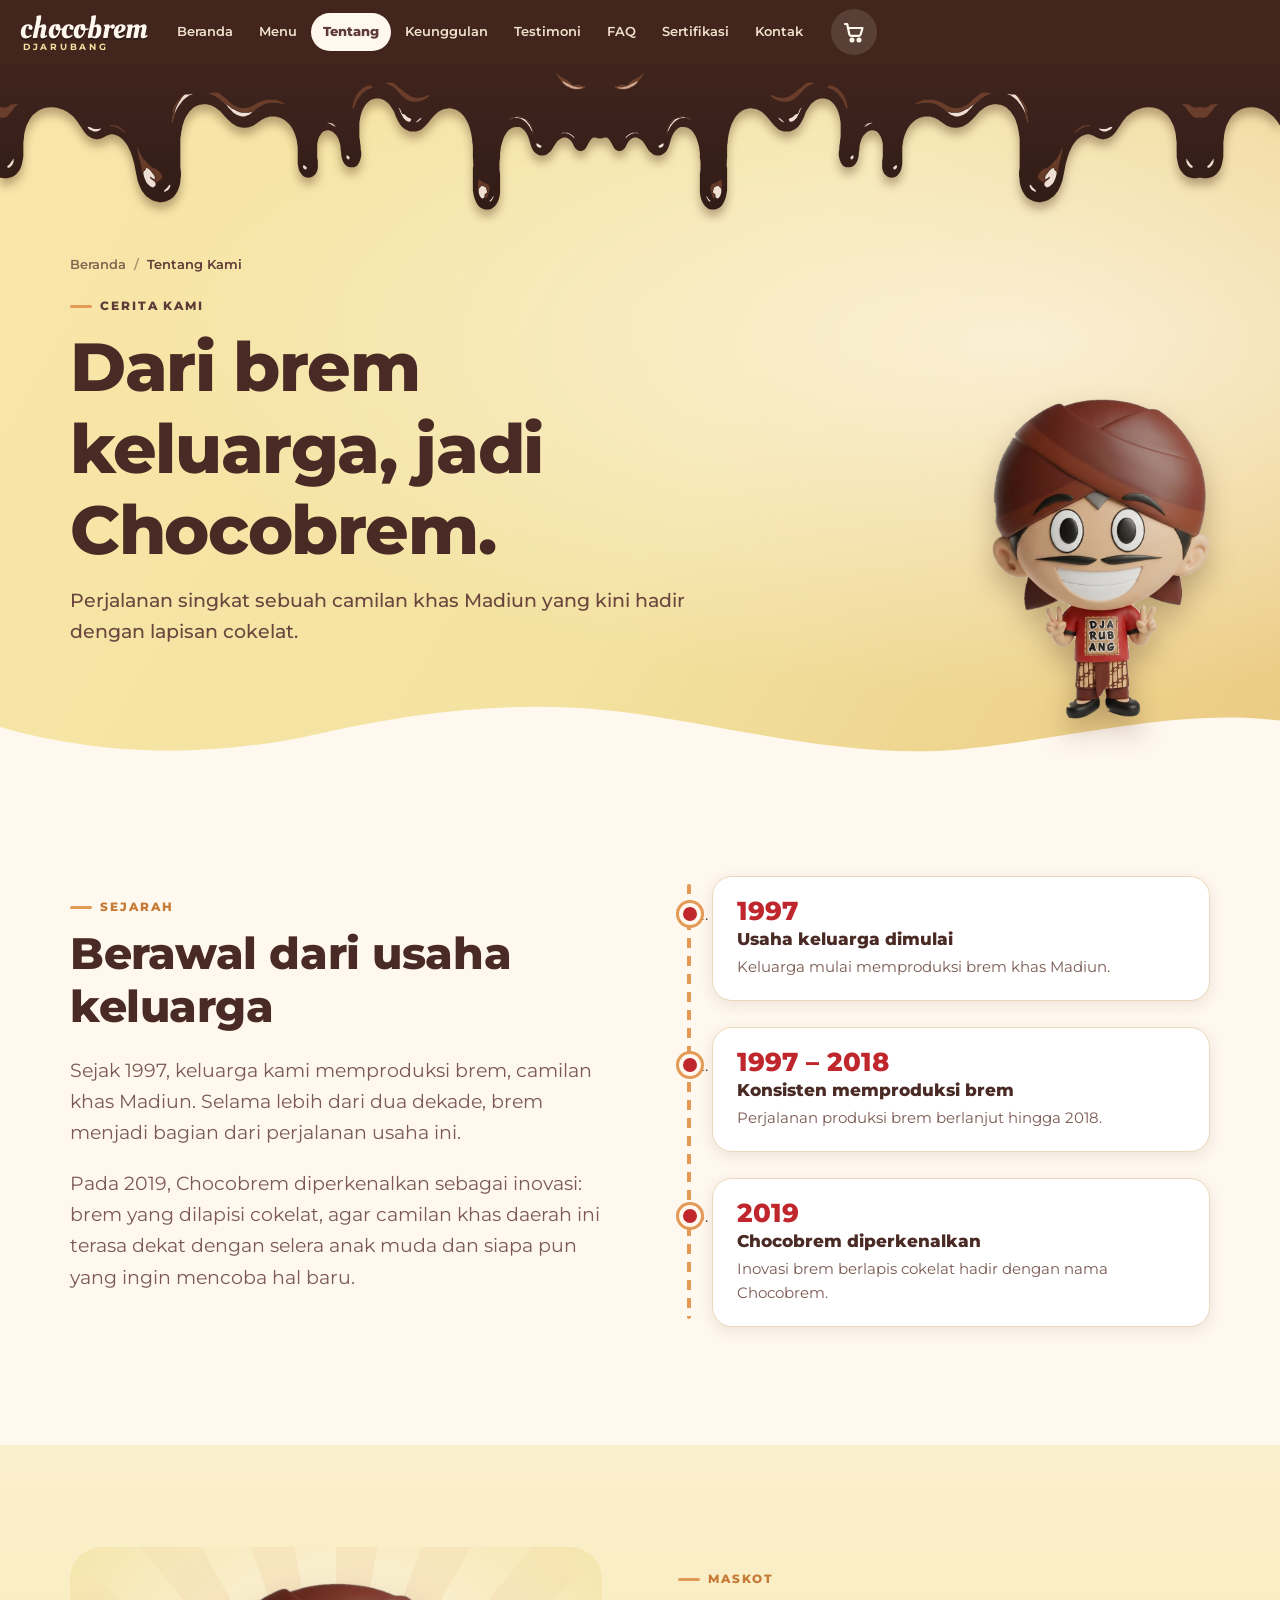
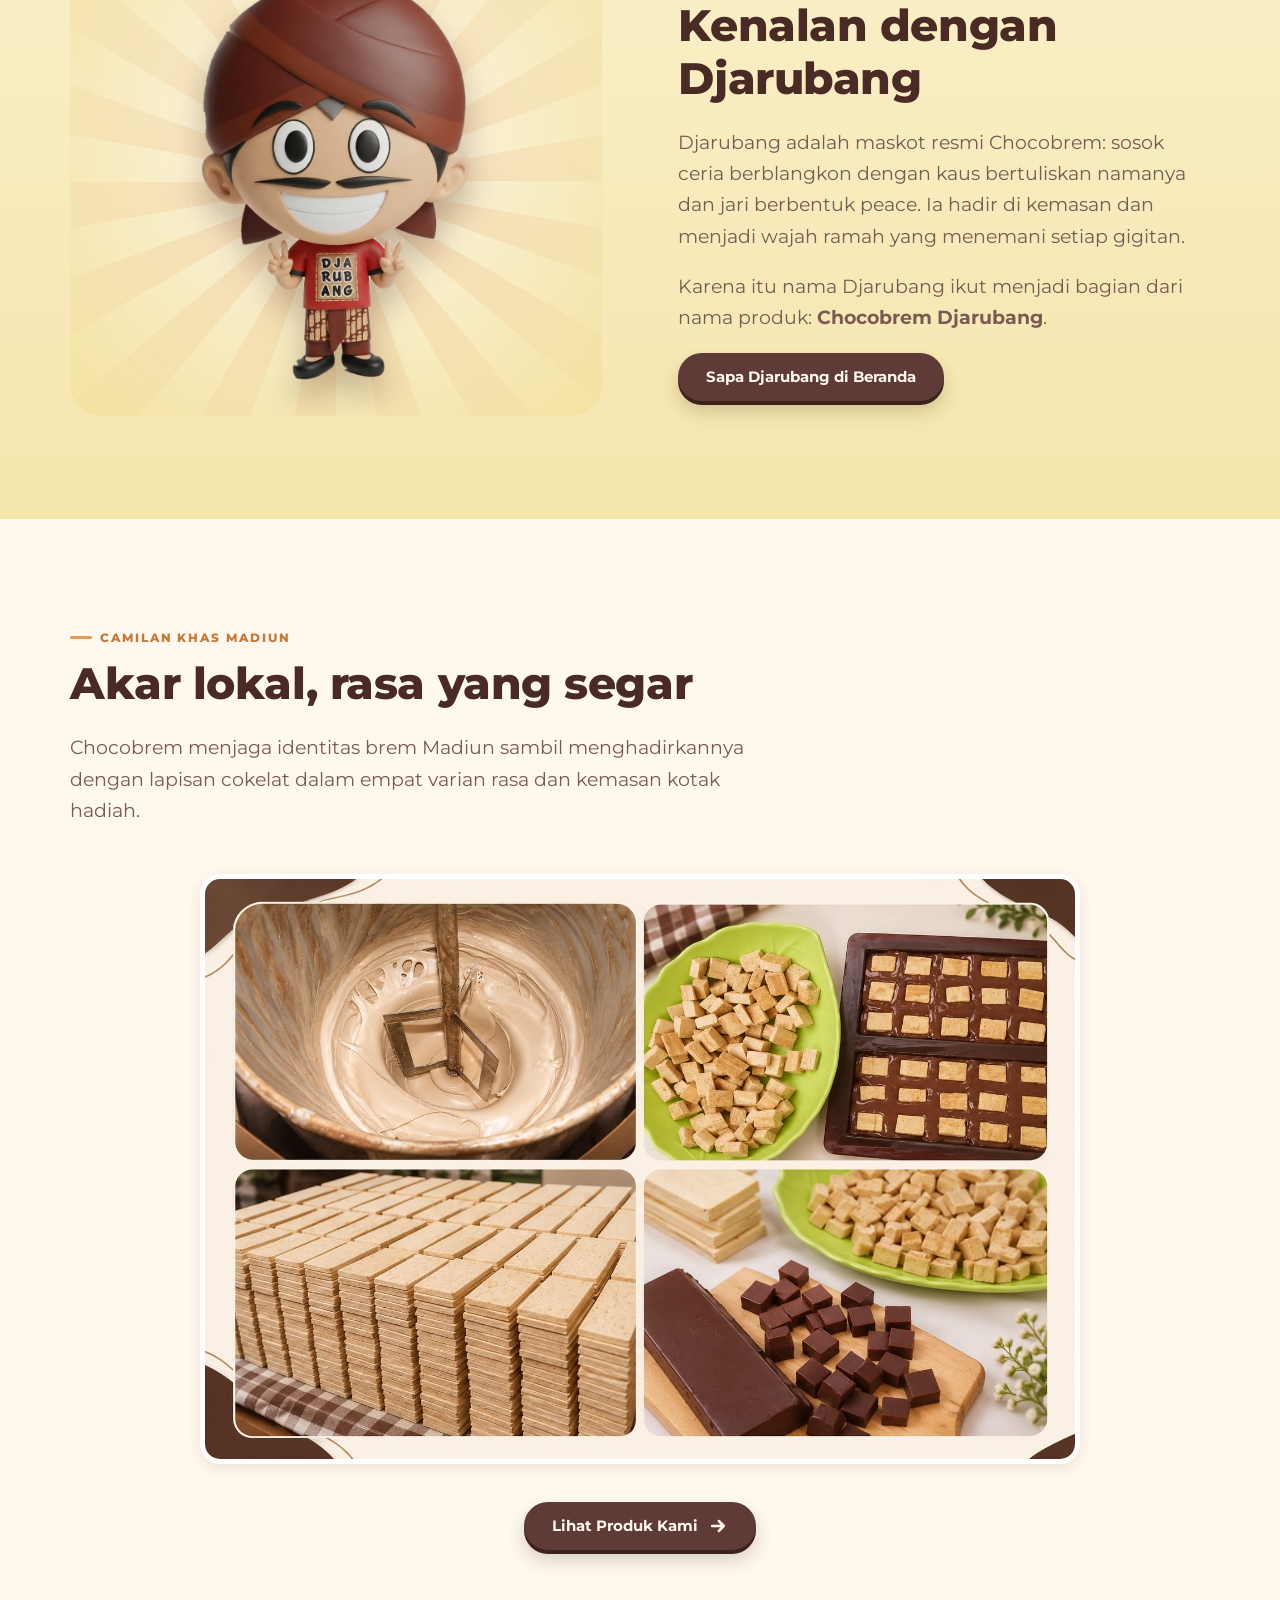
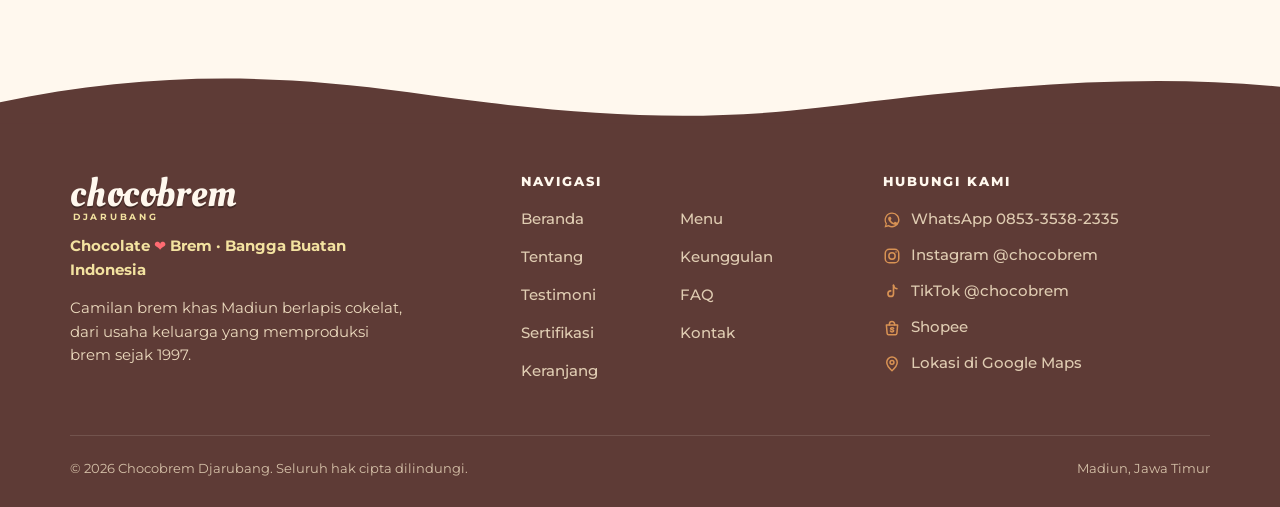
<file: tentang.html>
<!DOCTYPE html>
<html lang="id" class="no-js">
<head>
<meta charset="utf-8">
<meta name="viewport" content="width=device-width, initial-scale=1, viewport-fit=cover">
<title>Tentang Kami — Chocobrem Djarubang</title>
<meta name="description" content="Sejarah Chocobrem Djarubang: usaha keluarga pembuat brem sejak 1997 dan inovasi brem berlapis cokelat sejak 2019.">
<meta name="theme-color" content="#42261E">
<link rel="icon" href="data:image/svg+xml,%3Csvg xmlns='http://www.w3.org/2000/svg' viewBox='0 0 100 100'%3E%3Ctext y='.9em' font-size='90'%3E%F0%9F%8D%AB%3C/text%3E%3C/svg%3E">
<link rel="preconnect" href="https://fonts.googleapis.com">
<link rel="preconnect" href="https://fonts.gstatic.com" crossorigin>
<link href="https://fonts.googleapis.com/css2?family=Montserrat:wght@400;500;600;700;800&family=Oleo+Script:wght@400;700&display=swap" rel="stylesheet">
<link rel="stylesheet" href="css/style.css">
<script>document.documentElement.classList.remove('no-js')</script>
<script>try{if(sessionStorage.getItem("cbMelt"))document.documentElement.classList.add("melt-in")}catch(e){}</script>
<script src="js/melt.js" defer></script>
</head>
<body data-page="tentang.html">
<div class="melt" aria-hidden="true"><div class="melt-layer melt-back"><div class="melt-solid"></div><div class="melt-edge"></div></div><div class="melt-layer melt-front"><div class="melt-solid"></div><div class="melt-edge"></div></div><div class="melt-walker"><div class="melt-shadow"></div><img class="melt-mascot" src="assets/djarubang-jalan.png" alt=""></div></div>
<a class="skip-link" href="#konten">Lewati ke konten</a>
<header class="site-nav">
  <div class="nav-inner">
    <a class="logo" href="index.html" aria-label="Chocobrem Djarubang — Beranda"><span class="logo-word">chocobrem</span><span class="logo-sub">djarubang</span></a>
    <nav aria-label="Navigasi utama"><ul class="nav-links" id="nav-links"><li><a href="index.html">Beranda</a></li><li><a href="menu.html">Menu</a></li><li><a href="tentang.html" aria-current="page">Tentang</a></li><li><a href="keunggulan.html">Keunggulan</a></li><li><a href="testimoni.html">Testimoni</a></li><li><a href="faq.html">FAQ</a></li><li><a href="sertifikasi.html">Sertifikasi</a></li><li><a href="kontak.html">Kontak</a></li></ul></nav>
    <a class="cart-link" href="keranjang.html" aria-label="Keranjang"><svg viewBox="0 0 24 24" fill="none" stroke="currentColor" stroke-width="2.2" stroke-linecap="round" stroke-linejoin="round" aria-hidden="true"><path d="M3 4h2.2l2.1 10.2a2 2 0 0 0 2 1.6h7.5a2 2 0 0 0 1.9-1.5L20.5 8H6.2"/><circle cx="10" cy="20" r="1.4"/><circle cx="17" cy="20" r="1.4"/></svg><span class="cart-count" data-cart-count data-zero="true">0</span></a>
    <button type="button" class="nav-toggle" aria-expanded="false" aria-controls="nav-links" aria-label="Buka menu"><span></span></button>
  </div>
</header>
<main id="konten">
<section class="page-head" aria-labelledby="judul-halaman">
  <div class="hdr-drip" aria-hidden="true"></div>
  <div class="container">
    <p class="crumb-nav"><a href="index.html">Beranda</a><span aria-hidden="true">/</span>Tentang Kami</p>
    <p class="eyebrow">Cerita Kami</p>
    <h1 id="judul-halaman">Dari brem keluarga, jadi Chocobrem.</h1>
    <p class="lead">Perjalanan singkat sebuah camilan khas Madiun yang kini hadir dengan lapisan cokelat.</p>
  </div>
  <img class="head-mascot" src="assets/djarubang-maskot.png" alt="" width="230" height="337">
  <svg class="page-head-wave" viewBox="0 0 1440 80" preserveAspectRatio="none" aria-hidden="true"><path d="M0 40C120 78 240 78 360 48S600 4 720 24s240 56 360 44 240-52 360-36V80H0z"/></svg>
</section>

<section class="section" aria-labelledby="h-sejarah">
  <div class="container story-grid">
    <div class="reveal">
      <p class="eyebrow">Sejarah</p>
      <h2 class="h2" id="h-sejarah">Berawal dari usaha keluarga</h2>
      <p class="lead">Sejak 1997, keluarga kami memproduksi brem, camilan khas Madiun. Selama lebih dari dua dekade, brem menjadi bagian dari perjalanan usaha ini.</p>
      <p class="lead">Pada 2019, Chocobrem diperkenalkan sebagai inovasi: brem yang dilapisi cokelat, agar camilan khas daerah ini terasa dekat dengan selera anak muda dan siapa pun yang ingin mencoba hal baru.</p>
    </div>
    <ol class="timeline reveal" aria-label="Linimasa Chocobrem">
      <li class="tl-item"><div class="tl-year">1997</div><h3>Usaha keluarga dimulai</h3><p>Keluarga mulai memproduksi brem khas Madiun.</p></li>
      <li class="tl-item"><div class="tl-year">1997 – 2018</div><h3>Konsisten memproduksi brem</h3><p>Perjalanan produksi brem berlanjut hingga 2018.</p></li>
      <li class="tl-item"><div class="tl-year">2019</div><h3>Chocobrem diperkenalkan</h3><p>Inovasi brem berlapis cokelat hadir dengan nama Chocobrem.</p></li>
    </ol>
  </div>
</section>

<section class="section section--vanila" aria-labelledby="h-maskot">
  <div class="container story-grid rev">
    <div class="reveal">
      <p class="eyebrow">Maskot</p>
      <h2 class="h2" id="h-maskot">Kenalan dengan Djarubang</h2>
      <p class="lead">Djarubang adalah maskot resmi Chocobrem: sosok ceria berblangkon dengan kaus bertuliskan namanya dan jari berbentuk peace. Ia hadir di kemasan dan menjadi wajah ramah yang menemani setiap gigitan.</p>
      <p class="lead">Karena itu nama Djarubang ikut menjadi bagian dari nama produk: <strong>Chocobrem Djarubang</strong>.</p>
      <a class="btn btn-primary" href="index.html">Sapa Djarubang di Beranda</a>
    </div>
    <div class="mascot-stage reveal"><img src="assets/djarubang-maskot.png" alt="Djarubang, maskot resmi Chocobrem" width="270" height="396"></div>
  </div>
</section>

<section class="section" aria-labelledby="h-madiun">
  <div class="container">
    <div class="section-head reveal">
      <p class="eyebrow">Camilan Khas Madiun</p>
      <h2 class="h2" id="h-madiun">Akar lokal, rasa yang segar</h2>
      <p class="lead">Chocobrem menjaga identitas brem Madiun sambil menghadirkannya dengan lapisan cokelat dalam empat varian rasa dan kemasan kotak hadiah.</p>
    </div>
    <figure class="photo-collage reveal"><img src="assets/kolase-proses.jpeg" alt="Kolase empat proses pembuatan Chocobrem Djarubang" width="1536" height="1024" loading="lazy"></figure>
    <div class="center-cta"><a class="btn btn-primary" href="menu.html">Lihat Produk Kami <svg viewBox="0 0 24 24" fill="none" stroke="currentColor" stroke-width="3" stroke-linecap="round" stroke-linejoin="round" aria-hidden="true"><path d="M5 12h14M13 6l6 6-6 6"/></svg></a></div>
  </div>
</section>

</main>
<footer class="site-footer">
  <svg class="footer-wave" viewBox="0 0 1440 80" preserveAspectRatio="none" aria-hidden="true"><path d="M0 50C160 8 300 8 460 36s300 46 460 22 340-52 520-30V80H0z"/></svg>
  <div class="container">
    <div class="footer-grid">
      <div class="footer-brand">
        <a class="logo" href="index.html" aria-label="Chocobrem Djarubang"><span class="logo-word">chocobrem</span><span class="logo-sub">djarubang</span></a>
        <p class="footer-tag">Chocolate <b>❤</b> Brem · Bangga Buatan Indonesia</p>
        <p>Camilan brem khas Madiun berlapis cokelat, dari usaha keluarga yang memproduksi brem sejak 1997.</p>
      </div>
      <div>
        <h4>Navigasi</h4>
        <div class="footer-links"><a href="index.html">Beranda</a><a href="menu.html">Menu</a><a href="tentang.html">Tentang</a><a href="keunggulan.html">Keunggulan</a><a href="testimoni.html">Testimoni</a><a href="faq.html">FAQ</a><a href="sertifikasi.html">Sertifikasi</a><a href="kontak.html">Kontak</a><a href="keranjang.html">Keranjang</a></div>
      </div>
      <div>
        <h4>Hubungi Kami</h4>
        <div class="footer-contact">
          <a href="https://wa.me/6285335382335?text=Halo%20Chocobrem%2C%20saya%20ingin%20bertanya%20tentang%20produk." target="_blank" rel="noopener"><svg viewBox="0 0 24 24" fill="currentColor" aria-hidden="true"><path d="M12.04 2a9.9 9.9 0 0 0-8.5 14.95L2 22l5.2-1.5A9.9 9.9 0 1 0 12.04 2zm0 1.8a8.1 8.1 0 1 1-4.3 15l-.3-.2-3 .9.9-2.9-.2-.3A8.1 8.1 0 0 1 12.04 3.8zM8.6 7.6c-.2 0-.5.1-.7.3-.3.3-1 1-1 2.4s1 2.8 1.2 3c.1.2 2 3.2 5 4.4 2.5 1 3 .8 3.5.7.6-.1 1.8-.7 2-1.4.3-.7.3-1.3.2-1.4-.1-.2-.3-.3-.6-.4l-1.9-.9c-.3-.1-.5-.1-.7.1l-.9 1.1c-.2.2-.3.2-.6.1-.3-.2-1.2-.5-2.3-1.4-.8-.8-1.4-1.7-1.5-2-.2-.3 0-.4.1-.6l.5-.5.3-.5c.1-.2 0-.4 0-.5l-.9-2.1c-.2-.5-.4-.5-.6-.5h-.6z"/></svg>WhatsApp 0853-3538-2335</a>
          <a href="https://instagram.com/chocobrem" target="_blank" rel="noopener"><svg viewBox="0 0 24 24" fill="none" stroke="currentColor" stroke-width="2" stroke-linecap="round" stroke-linejoin="round" aria-hidden="true"><rect x="3" y="3" width="18" height="18" rx="5.5"/><circle cx="12" cy="12" r="4.2"/><circle cx="17.4" cy="6.6" r="1.1" fill="currentColor" stroke="none"/></svg>Instagram @chocobrem</a>
          <a href="https://tiktok.com/@chocobrem" target="_blank" rel="noopener"><svg viewBox="0 0 24 24" fill="none" stroke="currentColor" stroke-width="2.2" stroke-linecap="round" stroke-linejoin="round" aria-hidden="true"><path d="M14 3v11.2a3.7 3.7 0 1 1-3.7-3.7"/><path d="M14 3c.3 2.6 2 4.4 4.6 4.6"/></svg>TikTok @chocobrem</a>
          <a href="https://id.shp.ee/stAkaVVg" target="_blank" rel="noopener"><svg viewBox="0 0 24 24" fill="none" stroke="currentColor" stroke-width="2" stroke-linecap="round" stroke-linejoin="round" aria-hidden="true"><path d="M4.5 8h15l-1 11.2a2 2 0 0 1-2 1.8H7.5a2 2 0 0 1-2-1.8L4.5 8z"/><path d="M8.5 8V7a3.5 3.5 0 0 1 7 0v1"/><path d="M14.2 12.6c-.4-.8-1.2-1.1-2.2-1.1-1.1 0-1.9.5-1.9 1.3 0 2 4.2 1 4.2 3 0 .8-.9 1.4-2.1 1.4-1.1 0-2-.4-2.4-1.2"/></svg>Shopee</a>
          <a href="https://maps.app.goo.gl/AnKpa8TwmU5joQmCA" target="_blank" rel="noopener"><svg viewBox="0 0 24 24" fill="none" stroke="currentColor" stroke-width="2" stroke-linecap="round" stroke-linejoin="round" aria-hidden="true"><path d="M12 21s-7-6.1-7-11.2A7 7 0 0 1 19 9.8C19 14.9 12 21 12 21z"/><circle cx="12" cy="9.8" r="2.6"/></svg>Lokasi di Google Maps</a>
        </div>
      </div>
    </div>
    <div class="footer-bottom"><span>© 2026 Chocobrem Djarubang. Seluruh hak cipta dilindungi.</span><span>Madiun, Jawa Timur</span></div>
  </div>
</footer>
<script src="js/script.js"></script>
</body>
</html>
</file>
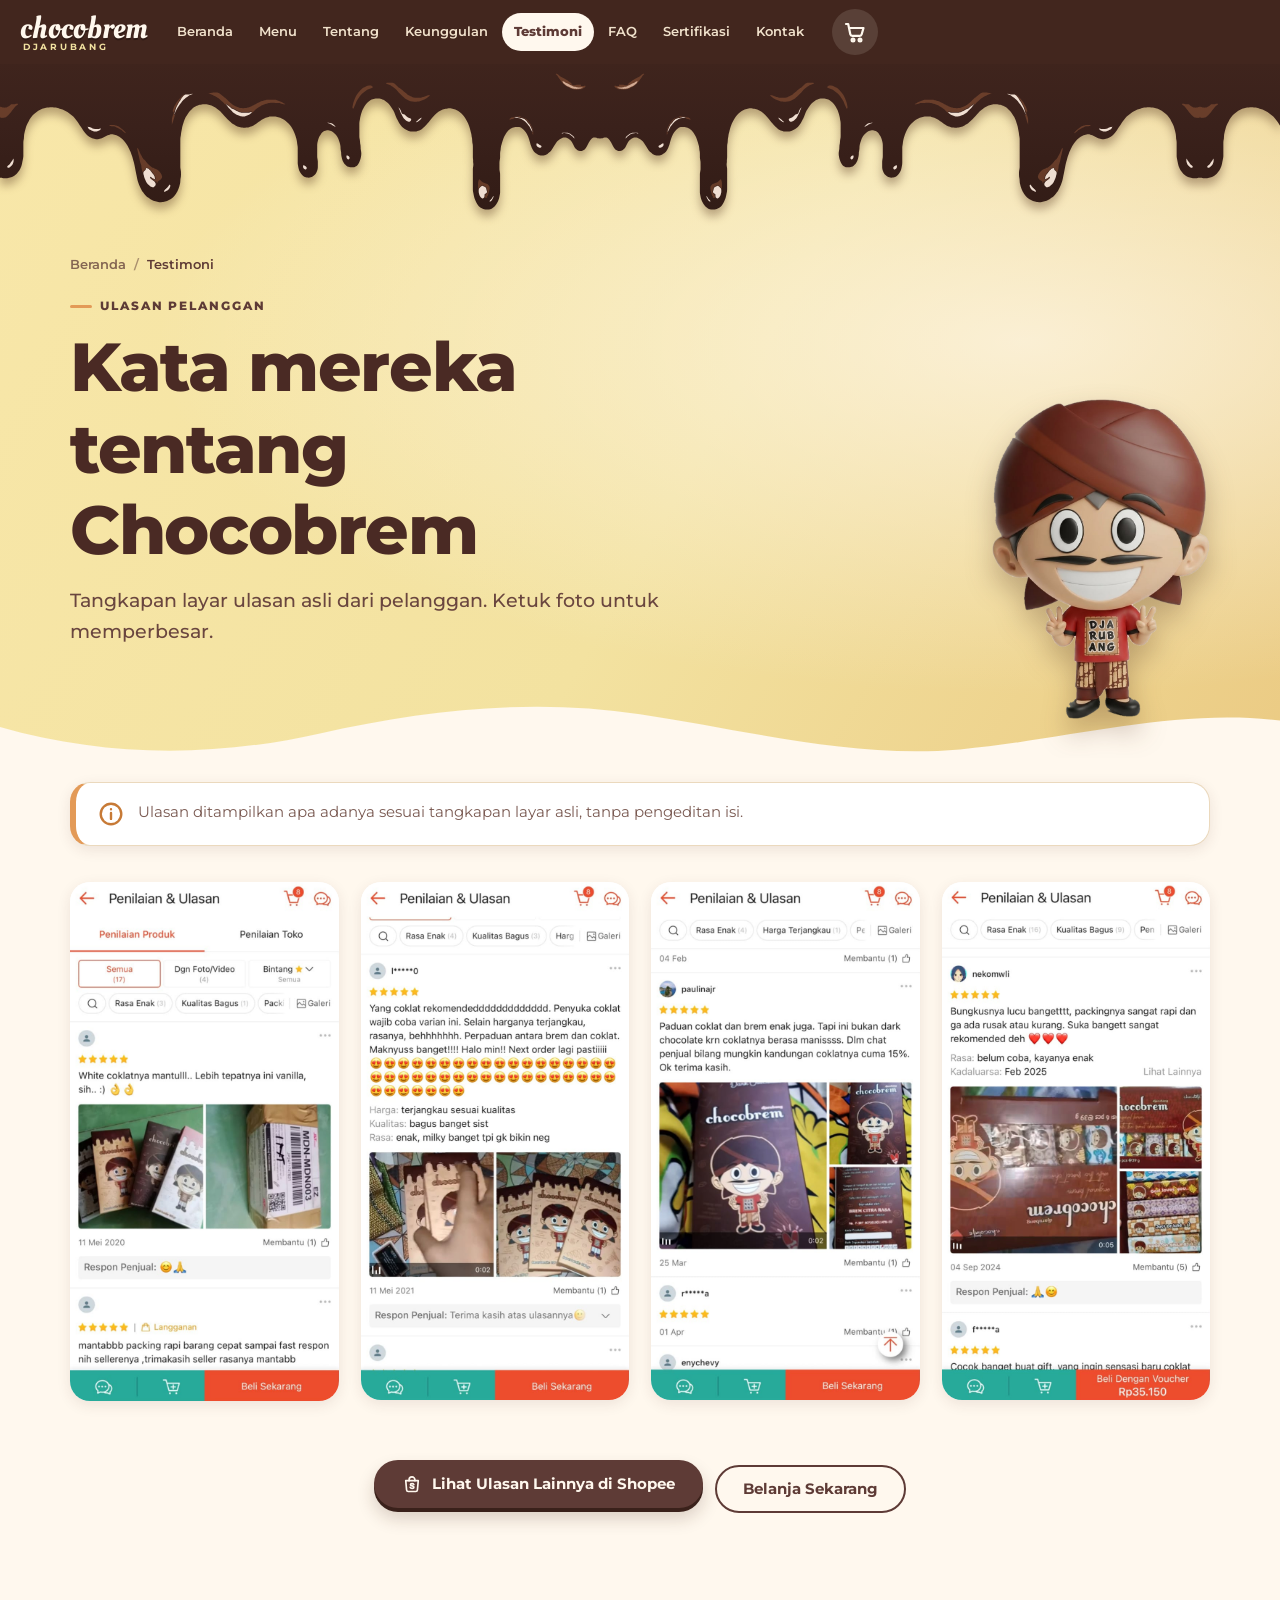
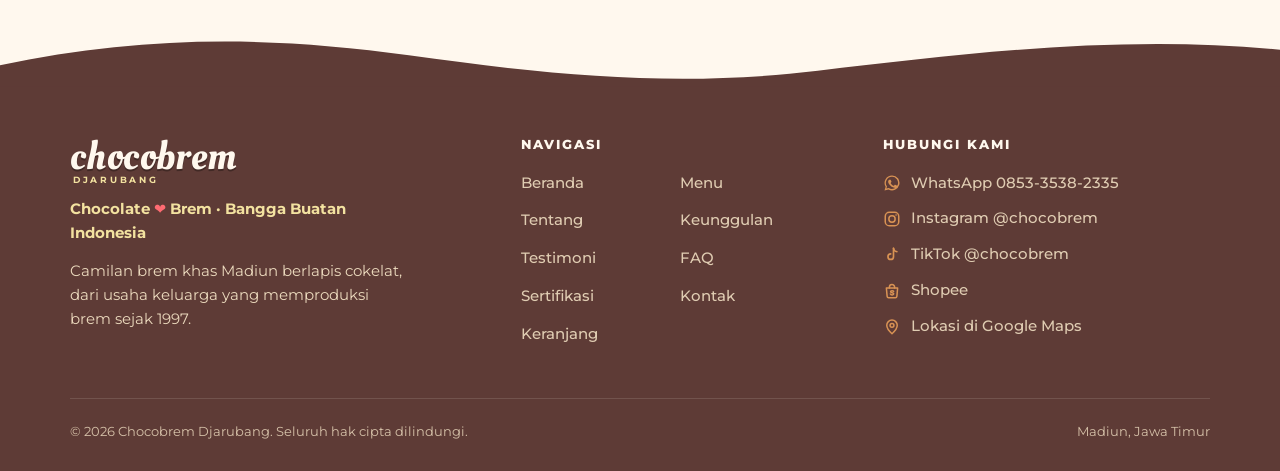
<file: testimoni.html>
<!DOCTYPE html>
<html lang="id" class="no-js">
<head>
<meta charset="utf-8">
<meta name="viewport" content="width=device-width, initial-scale=1, viewport-fit=cover">
<title>Testimoni — Chocobrem Djarubang</title>
<meta name="description" content="Ulasan asli pelanggan Chocobrem Djarubang dari Shopee.">
<meta name="theme-color" content="#42261E">
<link rel="icon" href="data:image/svg+xml,%3Csvg xmlns='http://www.w3.org/2000/svg' viewBox='0 0 100 100'%3E%3Ctext y='.9em' font-size='90'%3E%F0%9F%8D%AB%3C/text%3E%3C/svg%3E">
<link rel="preconnect" href="https://fonts.googleapis.com">
<link rel="preconnect" href="https://fonts.gstatic.com" crossorigin>
<link href="https://fonts.googleapis.com/css2?family=Montserrat:wght@400;500;600;700;800&family=Oleo+Script:wght@400;700&display=swap" rel="stylesheet">
<link rel="stylesheet" href="css/style.css">
<script>document.documentElement.classList.remove('no-js')</script>
<script>try{if(sessionStorage.getItem("cbMelt"))document.documentElement.classList.add("melt-in")}catch(e){}</script>
<script src="js/melt.js" defer></script>
</head>
<body data-page="testimoni.html">
<div class="melt" aria-hidden="true"><div class="melt-layer melt-back"><div class="melt-solid"></div><div class="melt-edge"></div></div><div class="melt-layer melt-front"><div class="melt-solid"></div><div class="melt-edge"></div></div><div class="melt-walker"><div class="melt-shadow"></div><img class="melt-mascot" src="assets/djarubang-jalan.png" alt=""></div></div>
<a class="skip-link" href="#konten">Lewati ke konten</a>
<header class="site-nav">
  <div class="nav-inner">
    <a class="logo" href="index.html" aria-label="Chocobrem Djarubang — Beranda"><span class="logo-word">chocobrem</span><span class="logo-sub">djarubang</span></a>
    <nav aria-label="Navigasi utama"><ul class="nav-links" id="nav-links"><li><a href="index.html">Beranda</a></li><li><a href="menu.html">Menu</a></li><li><a href="tentang.html">Tentang</a></li><li><a href="keunggulan.html">Keunggulan</a></li><li><a href="testimoni.html" aria-current="page">Testimoni</a></li><li><a href="faq.html">FAQ</a></li><li><a href="sertifikasi.html">Sertifikasi</a></li><li><a href="kontak.html">Kontak</a></li></ul></nav>
    <a class="cart-link" href="keranjang.html" aria-label="Keranjang"><svg viewBox="0 0 24 24" fill="none" stroke="currentColor" stroke-width="2.2" stroke-linecap="round" stroke-linejoin="round" aria-hidden="true"><path d="M3 4h2.2l2.1 10.2a2 2 0 0 0 2 1.6h7.5a2 2 0 0 0 1.9-1.5L20.5 8H6.2"/><circle cx="10" cy="20" r="1.4"/><circle cx="17" cy="20" r="1.4"/></svg><span class="cart-count" data-cart-count data-zero="true">0</span></a>
    <button type="button" class="nav-toggle" aria-expanded="false" aria-controls="nav-links" aria-label="Buka menu"><span></span></button>
  </div>
</header>
<main id="konten">
<section class="page-head" aria-labelledby="judul-halaman">
  <div class="hdr-drip" aria-hidden="true"></div>
  <div class="container">
    <p class="crumb-nav"><a href="index.html">Beranda</a><span aria-hidden="true">/</span>Testimoni</p>
    <p class="eyebrow">Ulasan Pelanggan</p>
    <h1 id="judul-halaman">Kata mereka tentang Chocobrem</h1>
    <p class="lead">Tangkapan layar ulasan asli dari pelanggan. Ketuk foto untuk memperbesar.</p>
  </div>
  <img class="head-mascot" src="assets/djarubang-maskot.png" alt="" width="230" height="337">
  <svg class="page-head-wave" viewBox="0 0 1440 80" preserveAspectRatio="none" aria-hidden="true"><path d="M0 40C120 78 240 78 360 48S600 4 720 24s240 56 360 44 240-52 360-36V80H0z"/></svg>
</section>

<section class="section" style="padding-top:24px" aria-label="Galeri ulasan">
  <div class="container">
    <div class="note-box"><svg viewBox="0 0 24 24" fill="none" stroke="currentColor" stroke-width="2.2" stroke-linecap="round" stroke-linejoin="round" aria-hidden="true"><circle cx="12" cy="12" r="9.5"/><path d="M12 11v5.5M12 7.6v.1"/></svg><p>Ulasan ditampilkan apa adanya sesuai tangkapan layar asli, tanpa pengeditan isi.</p></div>
    <div class="masonry"><button type="button" class="review-thumb reveal" data-lightbox="assets/ulasan-1.jpeg" data-alt="Ulasan pelanggan Shopee tentang White Chocolate"><img src="assets/ulasan-1.jpeg" alt="Ulasan pelanggan Shopee tentang White Chocolate" loading="lazy"></button><button type="button" class="review-thumb reveal" data-lightbox="assets/ulasan-2.jpeg" data-alt="Ulasan pelanggan Shopee tentang varian cokelat"><img src="assets/ulasan-2.jpeg" alt="Ulasan pelanggan Shopee tentang varian cokelat" loading="lazy"></button><button type="button" class="review-thumb reveal" data-lightbox="assets/ulasan-3.jpeg" data-alt="Ulasan pelanggan Shopee tentang Dark Chocolate"><img src="assets/ulasan-3.jpeg" alt="Ulasan pelanggan Shopee tentang Dark Chocolate" loading="lazy"></button><button type="button" class="review-thumb reveal" data-lightbox="assets/ulasan-4.jpeg" data-alt="Ulasan pelanggan Shopee tentang kotak hadiah"><img src="assets/ulasan-4.jpeg" alt="Ulasan pelanggan Shopee tentang kotak hadiah" loading="lazy"></button></div>
    <div class="center-cta"><a class="btn btn-primary" href="https://id.shp.ee/stAkaVVg" target="_blank" rel="noopener"><svg viewBox="0 0 24 24" fill="none" stroke="currentColor" stroke-width="2" stroke-linecap="round" stroke-linejoin="round" aria-hidden="true"><path d="M4.5 8h15l-1 11.2a2 2 0 0 1-2 1.8H7.5a2 2 0 0 1-2-1.8L4.5 8z"/><path d="M8.5 8V7a3.5 3.5 0 0 1 7 0v1"/><path d="M14.2 12.6c-.4-.8-1.2-1.1-2.2-1.1-1.1 0-1.9.5-1.9 1.3 0 2 4.2 1 4.2 3 0 .8-.9 1.4-2.1 1.4-1.1 0-2-.4-2.4-1.2"/></svg>Lihat Ulasan Lainnya di Shopee</a>
    <a class="btn btn-ghost" href="menu.html" style="margin-left:8px">Belanja Sekarang</a></div>
  </div>
</section>

</main>
<footer class="site-footer">
  <svg class="footer-wave" viewBox="0 0 1440 80" preserveAspectRatio="none" aria-hidden="true"><path d="M0 50C160 8 300 8 460 36s300 46 460 22 340-52 520-30V80H0z"/></svg>
  <div class="container">
    <div class="footer-grid">
      <div class="footer-brand">
        <a class="logo" href="index.html" aria-label="Chocobrem Djarubang"><span class="logo-word">chocobrem</span><span class="logo-sub">djarubang</span></a>
        <p class="footer-tag">Chocolate <b>❤</b> Brem · Bangga Buatan Indonesia</p>
        <p>Camilan brem khas Madiun berlapis cokelat, dari usaha keluarga yang memproduksi brem sejak 1997.</p>
      </div>
      <div>
        <h4>Navigasi</h4>
        <div class="footer-links"><a href="index.html">Beranda</a><a href="menu.html">Menu</a><a href="tentang.html">Tentang</a><a href="keunggulan.html">Keunggulan</a><a href="testimoni.html">Testimoni</a><a href="faq.html">FAQ</a><a href="sertifikasi.html">Sertifikasi</a><a href="kontak.html">Kontak</a><a href="keranjang.html">Keranjang</a></div>
      </div>
      <div>
        <h4>Hubungi Kami</h4>
        <div class="footer-contact">
          <a href="https://wa.me/6285335382335?text=Halo%20Chocobrem%2C%20saya%20ingin%20bertanya%20tentang%20produk." target="_blank" rel="noopener"><svg viewBox="0 0 24 24" fill="currentColor" aria-hidden="true"><path d="M12.04 2a9.9 9.9 0 0 0-8.5 14.95L2 22l5.2-1.5A9.9 9.9 0 1 0 12.04 2zm0 1.8a8.1 8.1 0 1 1-4.3 15l-.3-.2-3 .9.9-2.9-.2-.3A8.1 8.1 0 0 1 12.04 3.8zM8.6 7.6c-.2 0-.5.1-.7.3-.3.3-1 1-1 2.4s1 2.8 1.2 3c.1.2 2 3.2 5 4.4 2.5 1 3 .8 3.5.7.6-.1 1.8-.7 2-1.4.3-.7.3-1.3.2-1.4-.1-.2-.3-.3-.6-.4l-1.9-.9c-.3-.1-.5-.1-.7.1l-.9 1.1c-.2.2-.3.2-.6.1-.3-.2-1.2-.5-2.3-1.4-.8-.8-1.4-1.7-1.5-2-.2-.3 0-.4.1-.6l.5-.5.3-.5c.1-.2 0-.4 0-.5l-.9-2.1c-.2-.5-.4-.5-.6-.5h-.6z"/></svg>WhatsApp 0853-3538-2335</a>
          <a href="https://instagram.com/chocobrem" target="_blank" rel="noopener"><svg viewBox="0 0 24 24" fill="none" stroke="currentColor" stroke-width="2" stroke-linecap="round" stroke-linejoin="round" aria-hidden="true"><rect x="3" y="3" width="18" height="18" rx="5.5"/><circle cx="12" cy="12" r="4.2"/><circle cx="17.4" cy="6.6" r="1.1" fill="currentColor" stroke="none"/></svg>Instagram @chocobrem</a>
          <a href="https://tiktok.com/@chocobrem" target="_blank" rel="noopener"><svg viewBox="0 0 24 24" fill="none" stroke="currentColor" stroke-width="2.2" stroke-linecap="round" stroke-linejoin="round" aria-hidden="true"><path d="M14 3v11.2a3.7 3.7 0 1 1-3.7-3.7"/><path d="M14 3c.3 2.6 2 4.4 4.6 4.6"/></svg>TikTok @chocobrem</a>
          <a href="https://id.shp.ee/stAkaVVg" target="_blank" rel="noopener"><svg viewBox="0 0 24 24" fill="none" stroke="currentColor" stroke-width="2" stroke-linecap="round" stroke-linejoin="round" aria-hidden="true"><path d="M4.5 8h15l-1 11.2a2 2 0 0 1-2 1.8H7.5a2 2 0 0 1-2-1.8L4.5 8z"/><path d="M8.5 8V7a3.5 3.5 0 0 1 7 0v1"/><path d="M14.2 12.6c-.4-.8-1.2-1.1-2.2-1.1-1.1 0-1.9.5-1.9 1.3 0 2 4.2 1 4.2 3 0 .8-.9 1.4-2.1 1.4-1.1 0-2-.4-2.4-1.2"/></svg>Shopee</a>
          <a href="https://maps.app.goo.gl/AnKpa8TwmU5joQmCA" target="_blank" rel="noopener"><svg viewBox="0 0 24 24" fill="none" stroke="currentColor" stroke-width="2" stroke-linecap="round" stroke-linejoin="round" aria-hidden="true"><path d="M12 21s-7-6.1-7-11.2A7 7 0 0 1 19 9.8C19 14.9 12 21 12 21z"/><circle cx="12" cy="9.8" r="2.6"/></svg>Lokasi di Google Maps</a>
        </div>
      </div>
    </div>
    <div class="footer-bottom"><span>© 2026 Chocobrem Djarubang. Seluruh hak cipta dilindungi.</span><span>Madiun, Jawa Timur</span></div>
  </div>
</footer>
<script src="js/script.js"></script>
</body>
</html>
</file>
<file: css/style.css>
/* ==========================================================================
   CHOCOBREM DJARUBANG — style.css
   Design system, layout semua halaman, header/footer, katalog, FAQ,
   keranjang, checkout, responsif, animasi.
   Catatan: desain HERO ada di css/hero.css (tidak diubah).
   ========================================================================== */

/* ---------- 1. TOKEN ---------- */
:root {
  /* Palet resmi */
  --karamel: #E39A57;
  --cokelat: #5E3B36;
  --krem: #FFF8EE;
  --vanila: #F3E2A0;
  --stroberi: #F2B8C6;
  --merah: #C0272D;
  /* Turunan */
  --teks: #4A2A24;
  --teks-lembut: #7A5A52;
  --garis: #EBD9BD;
  --kartu: #FFFFFF;
  --drip-top: #42261E;           /* warna atas drip hero — dipakai bar navigasi */
  --drip-dalam: #321C16;
  --karamel-tua: #C77A36;

  --r-sm: 12px;
  --r: 20px;
  --r-lg: 32px;
  --shadow-sm: 0 4px 14px rgba(74, 42, 36, .10);
  --shadow: 0 12px 34px rgba(74, 42, 36, .14);
  --shadow-3d: 0 5px 0 #3A211B, 0 12px 20px rgba(60, 30, 15, .22);
  --maxw: 1180px;
  --nav-h: 64px;
  --tw: clamp(380px, 100vw, 960px);
  --font: "Montserrat", system-ui, -apple-system, "Segoe UI", Roboto, sans-serif;
  --font-logo: "Oleo Script", "Pacifico", cursive;
}

/* ---------- 2. RESET & DASAR ---------- */
*, *::before, *::after { box-sizing: border-box; }
html { scroll-behavior: smooth; -webkit-text-size-adjust: 100%; scroll-padding-top: calc(var(--nav-h) + 16px); }
body {
  margin: 0; font-family: var(--font); font-size: 16px; line-height: 1.65;
  color: var(--teks); background: var(--krem); overflow-x: hidden;
  -webkit-font-smoothing: antialiased;
}
img, svg { max-width: 100%; display: block; }
img { height: auto; }
a { color: inherit; }
button, input, textarea, select { font: inherit; color: inherit; }
button { cursor: pointer; }
h1, h2, h3, h4 { font-family: var(--font); line-height: 1.2; margin: 0 0 .5em; color: var(--teks); }
p { margin: 0 0 1em; }
ul { margin: 0; padding: 0; list-style: none; }
:focus-visible { outline: 3px solid var(--karamel); outline-offset: 3px; border-radius: 6px; }
.sr-only { position: absolute !important; width: 1px; height: 1px; overflow: hidden; clip: rect(0 0 0 0); white-space: nowrap; }
.skip-link { position: absolute; left: 12px; top: -60px; z-index: 300; background: var(--krem); color: var(--teks); padding: 10px 16px; border-radius: 99px; font-weight: 700; }
.skip-link:focus { top: 10px; }
.container { width: 100%; max-width: var(--maxw); margin-inline: auto; padding-inline: 20px; }
.section { padding: clamp(56px, 8vw, 104px) 0; position: relative; }
.section--vanila { background: linear-gradient(180deg, #FBF0CC, var(--vanila) 140%); }
.section--putih { background: #fff; }
.section--cokelat { background: var(--cokelat); color: var(--krem); }
.section--cokelat h2, .section--cokelat h3 { color: var(--krem); }

.eyebrow { display: inline-flex; align-items: center; gap: 8px; font-size: 12px; font-weight: 800; letter-spacing: .16em; text-transform: uppercase; color: var(--karamel-tua); margin-bottom: 10px; }
.eyebrow::before { content: ""; width: 22px; height: 3px; border-radius: 3px; background: var(--karamel); }
.section--cokelat .eyebrow { color: var(--vanila); }
.h2 { font-size: clamp(28px, 4.4vw, 44px); font-weight: 800; letter-spacing: -.01em; }
.lead { font-size: clamp(16px, 1.6vw, 19px); color: var(--teks-lembut); max-width: 62ch; }
.section--cokelat .lead { color: #EBD9BD; }
.section-head { max-width: 720px; margin-bottom: clamp(28px, 4vw, 48px); }
.section-head--center { margin-inline: auto; text-align: center; }
.section-head--center .lead { margin-inline: auto; }
.section-head--center .eyebrow { justify-content: center; }

/* ---------- 3. TOMBOL ---------- */
.btn {
  --bg: var(--cokelat); --fg: var(--krem);
  display: inline-flex; align-items: center; justify-content: center; gap: 10px;
  min-height: 48px; padding: 12px 26px; border-radius: 99px; border: 2px solid transparent;
  background: var(--bg); color: var(--fg); font-weight: 700; font-size: 15px; text-decoration: none; line-height: 1.2;
  transition: transform .15s ease, box-shadow .15s ease, background .2s ease;
}
.btn svg { width: 20px; height: 20px; flex: none; }
.btn:hover { transform: translateY(-2px); }
.btn:active { transform: translateY(2px); }
.btn-primary { box-shadow: 0 4px 0 #3A211B, 0 10px 18px rgba(60, 30, 15, .2); }
.btn-primary:active { box-shadow: 0 1px 0 #3A211B; }
.btn-karamel { --bg: var(--karamel); --fg: #3A211B; box-shadow: 0 4px 0 var(--karamel-tua), 0 10px 18px rgba(199, 122, 54, .25); }
.btn-karamel:active { box-shadow: 0 1px 0 var(--karamel-tua); }
.btn-ghost { --bg: transparent; --fg: var(--cokelat); border-color: var(--cokelat); }
.btn-ghost:hover { --bg: var(--cokelat); --fg: var(--krem); }
.btn-krem { --bg: var(--krem); --fg: var(--cokelat); box-shadow: 0 4px 0 #D9C4A3; }
.btn-sm { min-height: 42px; padding: 9px 18px; font-size: 14px; }
.btn-block { width: 100%; }
.btn[disabled], .btn[aria-disabled="true"] { opacity: .5; pointer-events: none; }

/* ---------- 4. NAVIGASI (header konsisten semua halaman) ---------- */
.site-nav { position: sticky; top: 0; z-index: 100; background: var(--drip-top); color: var(--krem); }
.nav-inner { max-width: 1320px; margin-inline: auto; height: var(--nav-h); padding-inline: 20px; display: flex; align-items: center; gap: 16px; }
.logo { display: inline-flex; flex-direction: column; text-decoration: none; color: var(--krem); line-height: 1; flex: none; }
.logo-word { font-family: var(--font-logo); font-size: 31px; letter-spacing: .01em; text-shadow: 0 2px 0 rgba(0, 0, 0, .3); }
.logo-sub { font-size: 9px; font-weight: 700; letter-spacing: .3em; text-transform: uppercase; color: var(--vanila); margin: -2px 0 0 3px; }
.nav-links { display: flex; align-items: center; gap: 2px; margin-left: auto; }
.nav-links a { display: block; padding: 8px 12px; border-radius: 99px; text-decoration: none; font-size: 13px; font-weight: 600; color: #F1E2CC; transition: background .2s, color .2s; white-space: nowrap; }
.nav-links a:hover { background: rgba(255, 248, 238, .12); color: #fff; }
.nav-links a[aria-current="page"] { background: var(--krem); color: var(--cokelat); font-weight: 800; }
.cart-link { position: relative; display: inline-flex; align-items: center; justify-content: center; width: 46px; height: 46px; border-radius: 50%; background: rgba(255, 248, 238, .12); color: var(--krem); text-decoration: none; flex: none; transition: background .2s, transform .2s; }
.cart-link:hover { background: rgba(255, 248, 238, .22); }
.cart-link svg { width: 24px; height: 24px; }
.cart-link[aria-current="page"] { background: var(--krem); color: var(--cokelat); }
.cart-count { position: absolute; top: -3px; right: -3px; min-width: 21px; height: 21px; padding: 0 5px; border-radius: 99px; background: var(--merah); color: #fff; font-size: 11px; font-weight: 800; display: flex; align-items: center; justify-content: center; border: 2px solid var(--drip-top); line-height: 1; }
.cart-count[data-zero="true"] { display: none; }
.cart-link.bump { animation: site-bump .45s ease; }
@keyframes site-bump { 30% { transform: scale(1.22) rotate(-6deg); } 60% { transform: scale(.95); } }
.nav-toggle { display: none; width: 46px; height: 46px; border-radius: 50%; border: 0; background: rgba(255, 248, 238, .12); color: var(--krem); align-items: center; justify-content: center; flex: none; }
.nav-toggle span, .nav-toggle span::before, .nav-toggle span::after { display: block; width: 20px; height: 2.5px; border-radius: 3px; background: currentColor; transition: transform .25s, opacity .2s; content: ""; position: relative; }
.nav-toggle span::before { position: absolute; top: -6.5px; }
.nav-toggle span::after { position: absolute; top: 6.5px; }
.nav-open .nav-toggle span { background: transparent; }
.nav-open .nav-toggle span::before { transform: translateY(6.5px) rotate(45deg); }
.nav-open .nav-toggle span::after { transform: translateY(-6.5px) rotate(-45deg); }

@media (max-width: 1120px) {
  .nav-toggle { display: inline-flex; }
  .cart-link { margin-left: auto; }
  .nav-links {
    position: absolute; top: var(--nav-h); left: 0; right: 0; margin: 0; flex-direction: column; align-items: stretch; gap: 4px;
    padding: 10px 16px 20px; background: var(--drip-top); border-top: 1px solid rgba(255, 248, 238, .12);
    box-shadow: 0 18px 30px rgba(30, 12, 5, .35); max-height: calc(100svh - var(--nav-h)); overflow-y: auto;
    visibility: hidden; opacity: 0; transform: translateY(-8px); transition: opacity .2s, transform .2s, visibility 0s .2s;
  }
  .nav-open .nav-links { visibility: visible; opacity: 1; transform: none; transition: opacity .2s, transform .2s; }
  .nav-links a { padding: 14px 18px; font-size: 16px; border-radius: 14px; }
}

/* ---------- 5. KEPALA HALAMAN (halaman dalam) — drip sama dengan hero ---------- */
.page-head {
  --tw: clamp(380px, 62vw, 600px);           /* drip versi ringkas, aset & bentuk sama dengan hero */
  position: relative; overflow: hidden; isolation: isolate;
  padding: calc(var(--tw) * .253 + clamp(18px, 3vw, 40px)) 0 clamp(64px, 9vw, 110px);
  background: radial-gradient(ellipse at 80% 40%, rgba(255, 248, 238, .7), rgba(255, 248, 238, 0) 60%), linear-gradient(120deg, #F8E7A9 0%, var(--vanila) 55%, #EBCB84 100%);
}
.hdr-drip { position: absolute; top: 0; left: 0; width: 100%; height: calc(var(--tw) * .253); z-index: 2; pointer-events: none; background: url("../assets/hero-drip.svg") repeat-x 0 0 / calc(var(--tw) * 2) 100%; filter: drop-shadow(0 7px 5px rgba(70, 35, 15, .35)); }
.page-head .container { position: relative; z-index: 3; }
.page-head h1 { font-size: clamp(34px, 6.4vw, 68px); font-weight: 800; letter-spacing: -.02em; margin: 0 0 14px; max-width: 14ch; }
.page-head .lead { color: #6A463F; max-width: 52ch; margin: 0; font-weight: 500; }
.page-head .eyebrow { color: var(--cokelat); }
.page-head-wave { position: absolute; left: 0; bottom: -1px; width: 100%; height: clamp(34px, 5vw, 70px); z-index: 2; fill: var(--krem); }
.head-mascot { position: absolute; right: max(2vw, calc((100vw - var(--maxw)) / 2 + 20px)); bottom: clamp(14px, 3vw, 40px); z-index: 3; width: clamp(130px, 17vw, 230px); filter: drop-shadow(0 14px 14px rgba(70, 35, 15, .3)); animation: site-bob 3.4s ease-in-out infinite; pointer-events: none; }
@keyframes site-bob { 50% { transform: translateY(-9px) rotate(1.5deg); } }
.crumb-nav { font-size: 13px; font-weight: 600; margin-bottom: 14px; color: var(--cokelat); }
.crumb-nav a { text-decoration: none; opacity: .75; }
.crumb-nav a:hover { opacity: 1; text-decoration: underline; }
.crumb-nav span[aria-hidden] { margin: 0 8px; opacity: .5; }
@media (max-width: 720px) { .head-mascot { display: none; } .page-head h1 { max-width: none; } }

/* ---------- 6. PRODUK ---------- */
.product-grid { display: grid; gap: 24px; grid-template-columns: repeat(auto-fill, minmax(min(100%, 255px), 1fr)); }
.product-grid--3 { grid-template-columns: repeat(auto-fit, minmax(min(100%, 280px), 1fr)); }
.pcard { background: var(--kartu); border-radius: var(--r-lg); overflow: hidden; box-shadow: var(--shadow-sm); border: 1px solid var(--garis); display: flex; flex-direction: column; transition: transform .25s ease, box-shadow .25s ease; position: relative; }
.pcard:hover { transform: translateY(-6px); box-shadow: var(--shadow); }
.pcard-media { position: relative; display: block; aspect-ratio: 1 / 1.08; background: var(--vanila); overflow: hidden; border: 0; padding: 0; width: 100%; }
.pcard-media img { width: 100%; height: 100%; object-fit: cover; object-position: 50% 42%; transition: transform .6s ease; }
.pcard:hover .pcard-media img { transform: scale(1.05); }
.ptag { position: absolute; left: 14px; top: 14px; z-index: 2; padding: 6px 13px; border-radius: 99px; font-size: 11px; font-weight: 800; letter-spacing: .06em; text-transform: uppercase; background: var(--krem); color: var(--cokelat); box-shadow: 0 3px 10px rgba(0, 0, 0, .18); }
.ptag--strawberry { background: var(--stroberi); }
.ptag--white { background: var(--vanila); }
.ptag--dark { background: var(--cokelat); color: var(--krem); }
.ptag--milk { background: var(--karamel); color: #3A211B; }
.ptag--gift { background: var(--merah); color: #fff; }
.pcard-body { padding: 20px 20px 22px; display: flex; flex-direction: column; gap: 6px; flex: 1; }
.pcard-name { font-size: 17px; font-weight: 800; line-height: 1.3; margin: 0; }
.pcard-meta { font-size: 13px; color: var(--teks-lembut); font-weight: 500; margin: 0; }
.pcard-price { font-size: 22px; font-weight: 800; color: var(--cokelat); margin: 6px 0 0; }
.pcard-price small { font-size: 13px; font-weight: 600; color: var(--teks-lembut); }
.pcard-actions { display: flex; flex-direction: column; gap: 10px; margin-top: auto; padding-top: 14px; }
.pcard-row { display: flex; gap: 10px; align-items: center; }
.pcard-row .btn { flex: 1; }

.qty { display: inline-flex; align-items: center; border: 2px solid var(--garis); border-radius: 99px; background: #fff; flex: none; }
.qty button { width: 40px; height: 42px; border: 0; background: transparent; font-size: 20px; font-weight: 700; color: var(--cokelat); border-radius: 99px; line-height: 1; }
.qty button:hover { background: var(--vanila); }
.qty input { width: 38px; text-align: center; border: 0; background: transparent; font-weight: 800; font-size: 15px; padding: 0; -moz-appearance: textfield; appearance: textfield; }
.qty input::-webkit-outer-spin-button, .qty input::-webkit-inner-spin-button { -webkit-appearance: none; margin: 0; }

.filter-bar { display: flex; flex-wrap: wrap; gap: 10px; margin-bottom: 30px; }
.chip-btn { border: 2px solid var(--garis); background: #fff; color: var(--cokelat); padding: 9px 20px; min-height: 44px; border-radius: 99px; font-weight: 700; font-size: 14px; transition: all .2s; }
.chip-btn:hover { border-color: var(--karamel); }
.chip-btn[aria-pressed="true"] { background: var(--cokelat); color: var(--krem); border-color: var(--cokelat); box-shadow: 0 4px 0 #3A211B; }
.empty-note { text-align: center; padding: 40px 0; color: var(--teks-lembut); }

/* Modal detail */
.modal { position: fixed; inset: 0; z-index: 200; display: none; align-items: center; justify-content: center; padding: 16px; background: rgba(50, 28, 22, .62); backdrop-filter: blur(4px); }
.modal.is-open { display: flex; animation: site-fade .2s ease; }
.modal-panel { position: relative; width: min(920px, 100%); max-height: calc(100svh - 32px); overflow-y: auto; background: var(--krem); border-radius: var(--r-lg); box-shadow: 0 30px 80px rgba(0, 0, 0, .4); display: grid; grid-template-columns: 1fr 1fr; animation: site-pop .3s cubic-bezier(.3, 1.4, .5, 1); }
.modal-close { position: absolute; right: 14px; top: 14px; z-index: 3; width: 44px; height: 44px; border-radius: 50%; border: 0; background: #fff; box-shadow: var(--shadow-sm); font-size: 22px; line-height: 1; color: var(--cokelat); }
.modal-close:hover { background: var(--vanila); }
.modal-gallery { background: var(--vanila); padding: 20px; display: flex; flex-direction: column; gap: 12px; }
.modal-main { aspect-ratio: 1 / 1.15; border-radius: var(--r); overflow: hidden; background: #fff; }
.modal-main img { width: 100%; height: 100%; object-fit: cover; }
.modal-thumbs { display: flex; gap: 10px; }
.modal-thumbs button { width: 66px; height: 66px; padding: 0; border-radius: 14px; overflow: hidden; border: 3px solid transparent; background: #fff; }
.modal-thumbs button[aria-current="true"] { border-color: var(--cokelat); }
.modal-thumbs img { width: 100%; height: 100%; object-fit: cover; }
.modal-info { padding: clamp(24px, 4vw, 40px); display: flex; flex-direction: column; gap: 4px; }
.modal-info h2 { font-size: clamp(22px, 3vw, 30px); font-weight: 800; margin: 8px 40px 6px 0; }
.spec-list { margin: 14px 0 18px; display: grid; gap: 0; border-top: 1px solid var(--garis); }
.spec-list div { display: flex; justify-content: space-between; gap: 12px; padding: 10px 0; border-bottom: 1px solid var(--garis); font-size: 14px; }
.spec-list dt { color: var(--teks-lembut); font-weight: 600; }
.spec-list dd { margin: 0; font-weight: 700; text-align: right; }
.modal-buy { display: flex; gap: 12px; align-items: center; margin-top: auto; flex-wrap: wrap; }
.modal-buy .btn { flex: 1; min-width: 160px; }
@keyframes site-fade { from { opacity: 0; } }
@keyframes site-pop { from { opacity: 0; transform: translateY(24px) scale(.96); } }
@media (max-width: 720px) {
  .modal { align-items: flex-end; padding: 0; }
  .modal-panel { grid-template-columns: 1fr; border-radius: var(--r-lg) var(--r-lg) 0 0; max-height: 94svh; }
  .modal-main { aspect-ratio: 1 / .95; }
}

/* Toast */
.toast-wrap { position: fixed; left: 50%; bottom: calc(20px + env(safe-area-inset-bottom, 0px)); transform: translateX(-50%); z-index: 400; display: flex; flex-direction: column; gap: 10px; width: min(440px, calc(100vw - 28px)); pointer-events: none; }
.toast { pointer-events: auto; display: flex; align-items: center; gap: 12px; padding: 12px 14px 12px 16px; border-radius: 18px; background: var(--drip-top); color: var(--krem); box-shadow: 0 14px 30px rgba(30, 12, 5, .4); font-size: 14px; font-weight: 600; animation: site-toast-in .35s cubic-bezier(.3, 1.4, .5, 1); }
.toast.is-out { animation: site-toast-out .25s ease forwards; }
.toast-ic { width: 28px; height: 28px; border-radius: 50%; background: var(--karamel); color: #3A211B; display: grid; place-items: center; flex: none; }
.toast-ic svg { width: 16px; height: 16px; }
.toast a { margin-left: auto; color: var(--vanila); font-weight: 800; white-space: nowrap; }
@keyframes site-toast-in { from { opacity: 0; transform: translateY(20px) scale(.95); } }
@keyframes site-toast-out { to { opacity: 0; transform: translateY(14px); } }

/* ---------- 7. BERANDA ---------- */
.intro-grid { display: grid; grid-template-columns: 1.05fr .95fr; gap: clamp(32px, 6vw, 80px); align-items: center; }
.intro-grid .h2 { max-width: 16ch; }
.journey { display: flex; gap: 14px; flex-wrap: wrap; margin: 26px 0 30px; }
.journey-item { background: #fff; border: 1px solid var(--garis); border-radius: var(--r); padding: 14px 20px; box-shadow: var(--shadow-sm); min-width: 150px; }
.journey-item strong { display: block; font-size: 24px; font-weight: 800; color: var(--merah); line-height: 1.1; }
.journey-item span { font-size: 13px; font-weight: 600; color: var(--teks-lembut); }
.fan { position: relative; aspect-ratio: 1 / 1.06; max-width: 520px; margin-inline: auto; width: 100%; }
.fan figure { position: absolute; margin: 0; width: 46%; aspect-ratio: 3 / 4; border-radius: 22px; overflow: hidden; border: 6px solid #fff; box-shadow: var(--shadow); transition: transform .4s cubic-bezier(.3, 1.4, .5, 1); }
.fan figure img { width: 100%; height: 100%; object-fit: cover; }
.fan figure:nth-child(1) { left: 2%; top: 6%; transform: rotate(-7deg); }
.fan figure:nth-child(2) { right: 2%; top: 0; transform: rotate(6deg); }
.fan figure:nth-child(3) { left: 8%; bottom: 0; transform: rotate(4deg); }
.fan figure:nth-child(4) { right: 6%; bottom: 4%; transform: rotate(-5deg); }
.fan:hover figure:nth-child(1) { transform: rotate(-10deg) translate(-6px, -4px); }
.fan:hover figure:nth-child(2) { transform: rotate(9deg) translate(6px, -4px); }
.fan:hover figure:nth-child(3) { transform: rotate(7deg) translate(-6px, 4px); }
.fan:hover figure:nth-child(4) { transform: rotate(-8deg) translate(6px, 4px); }
.fan-badge { position: absolute; left: 50%; top: 50%; transform: translate(-50%, -50%) rotate(-6deg); z-index: 3; width: 28%; aspect-ratio: 1; border-radius: 50%; background: var(--merah); color: #fff; display: grid; place-items: center; text-align: center; font-weight: 800; font-size: clamp(11px, 1.6vw, 15px); line-height: 1.15; box-shadow: 0 8px 0 #8E1A1F, 0 14px 24px rgba(0, 0, 0, .25); border: 4px solid var(--krem); padding: 6px; }
.fan-badge b { font-size: 1.7em; display: block; }

.feature-grid { display: grid; gap: 22px; grid-template-columns: repeat(auto-fit, minmax(min(100%, 240px), 1fr)); }
.feature { background: #fff; border-radius: var(--r-lg); padding: 28px 24px; border: 1px solid var(--garis); box-shadow: var(--shadow-sm); position: relative; overflow: hidden; transition: transform .25s; }
.feature:hover { transform: translateY(-5px); }
.feature-ic { width: 60px; height: 60px; border-radius: 20px; display: grid; place-items: center; margin-bottom: 18px; background: var(--vanila); color: var(--cokelat); }
.feature:nth-child(2) .feature-ic { background: var(--stroberi); }
.feature:nth-child(3) .feature-ic { background: var(--karamel); }
.feature:nth-child(4) .feature-ic { background: #F4C9B8; }
.feature-ic svg { width: 32px; height: 32px; }
.feature h3 { font-size: 18px; font-weight: 800; }
.feature p { font-size: 14.5px; color: var(--teks-lembut); margin: 0; }

.local-grid { display: grid; grid-template-columns: 1fr 1fr; gap: clamp(28px, 5vw, 64px); align-items: center; }
.logo-card { background: #fff; border-radius: var(--r-lg); padding: clamp(20px, 3vw, 34px); box-shadow: var(--shadow); display: grid; gap: 20px; }
.logo-card img { width: 100%; max-height: 190px; object-fit: contain; }
.logo-card-row { display: grid; grid-template-columns: 1fr 1fr; gap: 16px; align-items: center; }
.logo-card-row figure { margin: 0; text-align: center; }
.logo-card-row img { max-height: 120px; margin-inline: auto; }
.logo-card-row img { max-height: 150px; }
.logo-card figcaption { font-size: 12px; font-weight: 700; color: var(--teks-lembut); margin-top: 6px; letter-spacing: .04em; }
.check-list { display: grid; gap: 12px; margin: 22px 0 28px; }
.check-list li { display: flex; gap: 12px; align-items: flex-start; font-weight: 500; }
.check-list li::before { content: ""; flex: none; width: 24px; height: 24px; margin-top: 1px; border-radius: 50%; background: var(--karamel) url("data:image/svg+xml,%3Csvg xmlns='http://www.w3.org/2000/svg' viewBox='0 0 24 24' fill='none' stroke='%233A211B' stroke-width='3.5' stroke-linecap='round' stroke-linejoin='round'%3E%3Cpath d='M5 12.5l4.5 4.5L19 7.5'/%3E%3C/svg%3E") center / 14px no-repeat; }

.review-strip { display: grid; gap: 22px; grid-template-columns: repeat(auto-fit, minmax(min(100%, 230px), 1fr)); }
.review-thumb { position: relative; border: 0; padding: 0; border-radius: var(--r); overflow: hidden; background: #fff; box-shadow: var(--shadow-sm); aspect-ratio: 3 / 3.6; transition: transform .25s, box-shadow .25s; display: block; width: 100%; }
.review-thumb:hover { transform: translateY(-5px) rotate(-.6deg); box-shadow: var(--shadow); }
.review-thumb img { width: 100%; height: 100%; object-fit: cover; object-position: top; }
.review-thumb::after { content: "Perbesar"; position: absolute; left: 50%; bottom: 12px; transform: translateX(-50%) translateY(10px); opacity: 0; background: var(--cokelat); color: var(--krem); font-size: 12px; font-weight: 800; padding: 7px 16px; border-radius: 99px; transition: all .25s; }
.review-thumb:hover::after, .review-thumb:focus-visible::after { opacity: 1; transform: translateX(-50%); }
.center-cta { text-align: center; margin-top: 38px; }

.cta-band { position: relative; overflow: hidden; border-radius: var(--r-lg); background: linear-gradient(120deg, var(--cokelat), #3F2420); color: var(--krem); padding: clamp(36px, 6vw, 72px); display: grid; grid-template-columns: 1fr auto; gap: 30px; align-items: center; box-shadow: var(--shadow); }
.cta-band::before { content: ""; position: absolute; width: 340px; height: 340px; border-radius: 50%; right: -90px; top: -120px; background: radial-gradient(circle, rgba(227, 154, 87, .45), transparent 68%); }
.cta-band h2 { color: var(--krem); font-size: clamp(26px, 4vw, 42px); font-weight: 800; max-width: 18ch; position: relative; }
.cta-band p { color: #EBD9BD; max-width: 46ch; margin: 0; position: relative; }
.cta-actions { display: flex; gap: 14px; flex-wrap: wrap; position: relative; }

/* ---------- 8. TENTANG ---------- */
.story-grid { display: grid; grid-template-columns: 1fr 1fr; gap: clamp(30px, 6vw, 80px); align-items: center; }
.story-grid + .story-grid { margin-top: clamp(56px, 8vw, 100px); }
.story-grid.rev > :first-child { order: 2; }
.story-card { background: #fff; border-radius: var(--r-lg); padding: clamp(22px, 3vw, 36px); box-shadow: var(--shadow-sm); border: 1px solid var(--garis); }
.timeline { position: relative; display: grid; gap: 26px; padding-left: 34px; }
.timeline::before { content: ""; position: absolute; left: 9px; top: 8px; bottom: 8px; width: 4px; border-radius: 4px; background: repeating-linear-gradient(180deg, var(--karamel) 0 10px, transparent 10px 18px); }
.tl-item { position: relative; background: #fff; border-radius: var(--r); padding: 20px 24px; border: 1px solid var(--garis); box-shadow: var(--shadow-sm); }
.tl-item::before { content: ""; position: absolute; left: -34px; top: 26px; width: 22px; height: 22px; border-radius: 50%; background: var(--merah); border: 4px solid var(--krem); box-shadow: 0 0 0 3px var(--karamel); }
.tl-year { font-size: 26px; font-weight: 800; color: var(--merah); line-height: 1.1; }
.tl-item h3 { font-size: 17px; font-weight: 800; margin: 4px 0 6px; }
.tl-item p { margin: 0; font-size: 14.5px; color: var(--teks-lembut); }
.mascot-stage { position: relative; display: grid; place-items: center; padding: 36px; border-radius: var(--r-lg); background: radial-gradient(circle at 50% 40%, #FFF8EE, var(--vanila)); overflow: hidden; min-height: 380px; }
.mascot-stage::before { content: ""; position: absolute; width: 150%; aspect-ratio: 1; background: repeating-conic-gradient(rgba(227, 154, 87, .22) 0 10deg, transparent 10deg 20deg); animation: site-spin 50s linear infinite; -webkit-mask: radial-gradient(circle, #000 12%, transparent 62%); mask: radial-gradient(circle, #000 12%, transparent 62%); }
.mascot-stage img { position: relative; width: min(62%, 270px); filter: drop-shadow(0 18px 16px rgba(70, 35, 15, .3)); animation: site-bob 3.4s ease-in-out infinite; }
@keyframes site-spin { to { transform: rotate(360deg); } }
.photo-slot { border: 3px dashed #D9BF93; border-radius: var(--r-lg); background: repeating-linear-gradient(45deg, #FFF3DC 0 14px, #FCEBC9 14px 28px); aspect-ratio: 4 / 3; display: grid; place-items: center; text-align: center; padding: 24px; color: var(--teks-lembut); }
.photo-slot svg { width: 44px; height: 44px; margin: 0 auto 10px; color: var(--karamel-tua); }
.photo-slot strong { display: block; color: var(--teks); font-size: 15px; }
.photo-slot span { font-size: 13px; }
.photo-row { display: grid; grid-template-columns: repeat(auto-fit, minmax(min(100%, 220px), 1fr)); gap: 20px; }
.photo-row figure { margin: 0; border-radius: var(--r); overflow: hidden; aspect-ratio: 4 / 5; box-shadow: var(--shadow-sm); border: 5px solid #fff; }
.photo-row img { width: 100%; height: 100%; object-fit: cover; }

/* ---------- 9. KEUNGGULAN ---------- */
.adv { display: grid; grid-template-columns: 1fr 1fr; gap: clamp(26px, 5vw, 70px); align-items: center; }
.adv + .adv { margin-top: clamp(48px, 7vw, 88px); }
.adv.rev .adv-media { order: 2; }
.adv-media { position: relative; border-radius: var(--r-lg); overflow: hidden; aspect-ratio: 4 / 3.2; box-shadow: var(--shadow); border: 6px solid #fff; background: var(--vanila); }
.adv-media img { width: 100%; height: 100%; object-fit: cover; }
.adv-media--zoom img { object-position: 50% 90%; transform: scale(1.35); transform-origin: 50% 92%; }
.adv-media--quad { display: grid; grid-template-columns: 1fr 1fr; grid-template-rows: 1fr 1fr; gap: 0; }
.adv-media--quad img { transform: none; object-position: 50% 45%; min-height: 0; }
.adv-num { display: inline-grid; place-items: center; width: 46px; height: 46px; border-radius: 50%; background: var(--merah); color: #fff; font-weight: 800; font-size: 18px; margin-bottom: 14px; box-shadow: 0 4px 0 #8E1A1F; }
.adv h2 { font-size: clamp(24px, 3.4vw, 34px); font-weight: 800; }
.adv p { color: var(--teks-lembut); font-size: 16.5px; }
.pill-row { display: flex; flex-wrap: wrap; gap: 8px; margin-top: 14px; }
.pill { padding: 7px 16px; border-radius: 99px; font-size: 13px; font-weight: 700; background: var(--vanila); color: var(--cokelat); }
.pill--s { background: var(--stroberi); }
.pill--d { background: var(--cokelat); color: var(--krem); }
.pill--m { background: var(--karamel); color: #3A211B; }

/* ---------- 10. TESTIMONI ---------- */
.masonry { columns: 4 240px; column-gap: 22px; }
.masonry .review-thumb { aspect-ratio: auto; margin-bottom: 22px; break-inside: avoid; }
.masonry .review-thumb img { height: auto; object-fit: initial; }
.note-box { display: flex; gap: 14px; align-items: flex-start; background: #fff; border: 1px solid var(--garis); border-left: 6px solid var(--karamel); border-radius: var(--r); padding: 18px 22px; margin-bottom: 36px; font-size: 14.5px; color: var(--teks-lembut); box-shadow: var(--shadow-sm); }
.note-box svg { width: 26px; height: 26px; color: var(--karamel-tua); flex: none; }
.note-box p { margin: 0; }
.lightbox { position: fixed; inset: 0; z-index: 300; display: none; align-items: center; justify-content: center; background: rgba(30, 14, 10, .9); padding: 20px 64px; }
.lightbox.is-open { display: flex; animation: site-fade .2s; }
.lightbox img { max-height: calc(100svh - 56px); max-width: min(100%, 560px); width: auto; border-radius: 14px; box-shadow: 0 24px 60px rgba(0, 0, 0, .5); background: #fff; }
.lb-btn { position: absolute; width: 50px; height: 50px; border-radius: 50%; border: 0; background: rgba(255, 248, 238, .95); color: var(--cokelat); font-size: 24px; font-weight: 700; display: grid; place-items: center; line-height: 1; }
.lb-btn:hover { background: var(--vanila); }
.lb-close { top: 16px; right: 16px; }
.lb-prev { left: 8px; top: 50%; translate: 0 -50%; }
.lb-next { right: 8px; top: 50%; translate: 0 -50%; }
.lb-count { position: absolute; bottom: 14px; left: 50%; transform: translateX(-50%); color: var(--krem); font-size: 13px; font-weight: 700; background: rgba(0, 0, 0, .4); padding: 5px 14px; border-radius: 99px; }
@media (max-width: 600px) { .lightbox { padding: 12px 8px; } .lb-prev, .lb-next { top: auto; bottom: 14px; translate: none; } .lb-prev { left: 12px; } .lb-next { right: 12px; } }

/* ---------- 11. FAQ ---------- */
.faq-wrap { max-width: 860px; margin-inline: auto; }
.faq-title { text-align: center; margin-bottom: 40px; }
.faq-title h2 { font-size: clamp(28px, 4.6vw, 46px); font-weight: 800; margin-bottom: 10px; }
.faq-list { display: grid; gap: 14px; }
.faq-item { background: #fff; border: 2px solid var(--garis); border-radius: var(--r); overflow: hidden; transition: border-color .2s, box-shadow .2s; }
.faq-item.is-open { border-color: var(--karamel); box-shadow: var(--shadow-sm); }
.faq-q { width: 100%; display: flex; align-items: center; gap: 16px; text-align: left; border: 0; background: transparent; padding: 20px 22px; font-weight: 700; font-size: 16.5px; line-height: 1.4; min-height: 64px; }
.faq-n { flex: none; width: 34px; height: 34px; border-radius: 50%; background: var(--vanila); font-size: 14px; font-weight: 800; display: grid; place-items: center; color: var(--cokelat); }
.faq-item.is-open .faq-n { background: var(--merah); color: #fff; }
.faq-q > span:nth-child(2) { flex: 1; }
.faq-ic { flex: none; width: 30px; height: 30px; position: relative; border-radius: 50%; background: var(--krem); transition: transform .3s, background .2s; }
.faq-ic::before, .faq-ic::after { content: ""; position: absolute; left: 50%; top: 50%; width: 12px; height: 2.5px; background: var(--cokelat); border-radius: 2px; translate: -50% -50%; }
.faq-ic::after { transform: rotate(90deg); transition: transform .3s; }
.faq-item.is-open .faq-ic { background: var(--karamel); }
.faq-item.is-open .faq-ic::after { transform: rotate(0); }
.faq-a { display: grid; grid-template-rows: 0fr; transition: grid-template-rows .35s ease; }
.faq-item.is-open .faq-a { grid-template-rows: 1fr; }
.faq-a > div { overflow: hidden; }
.faq-a-in { padding: 0 24px 22px 72px; color: var(--teks-lembut); font-size: 15.5px; }
.faq-a-in p:last-child { margin-bottom: 0; }
.variant-list { display: grid; gap: 10px; margin: 10px 0 0; }
.variant-list li { display: flex; gap: 12px; align-items: baseline; }
.variant-list b { color: var(--teks); flex: none; }
.dot { width: 12px; height: 12px; border-radius: 50%; flex: none; display: inline-block; margin-top: 4px; border: 2px solid rgba(0, 0, 0, .12); }
.faq-cta { margin-top: 44px; text-align: center; background: linear-gradient(120deg, var(--vanila), #F8D9A0); border-radius: var(--r-lg); padding: 36px 24px; }
.faq-cta h3 { font-size: 22px; font-weight: 800; }
.faq-cta p { color: var(--teks-lembut); }
.faq-cta .cta-actions { justify-content: center; }
@media (max-width: 560px) { .faq-a-in { padding: 0 20px 20px 20px; } .faq-q { padding: 16px 16px; gap: 12px; font-size: 15.5px; } .faq-n { display: none; } }

/* ---------- 12. SERTIFIKASI ---------- */
.cert-grid { display: grid; grid-template-columns: 340px 1fr; gap: clamp(24px, 4vw, 48px); align-items: start; }
.cert-badge { background: #fff; border-radius: var(--r-lg); padding: 30px; border: 1px solid var(--garis); box-shadow: var(--shadow-sm); text-align: center; }
.cert-badge img { width: 100%; max-width: 230px; margin-inline: auto; }
.cert-badge p { font-size: 12.5px; color: var(--teks-lembut); margin: 14px 0 0; font-weight: 600; }
.info-table { background: #fff; border-radius: var(--r-lg); border: 1px solid var(--garis); box-shadow: var(--shadow-sm); overflow: hidden; }
.info-row { display: grid; grid-template-columns: 210px 1fr; gap: 16px; padding: 18px 26px; border-bottom: 1px solid var(--garis); align-items: center; }
.info-row:last-child { border-bottom: 0; }
.info-row dt { font-weight: 700; font-size: 14px; color: var(--teks-lembut); }
.info-row dd { margin: 0; font-weight: 600; }
.placeholder { display: inline-block; padding: 7px 16px; border-radius: 10px; border: 2px dashed #D9BF93; background: #FFF6E2; color: #8B6A4F; font-size: 14px; font-weight: 600; }
.doc-slot { margin-top: 24px; border: 3px dashed #D9BF93; border-radius: var(--r-lg); background: repeating-linear-gradient(45deg, #FFF8EA 0 14px, #FDF0D4 14px 28px); min-height: 240px; display: grid; place-items: center; text-align: center; padding: 30px; color: var(--teks-lembut); }
.doc-slot svg { width: 48px; height: 48px; margin: 0 auto 12px; color: var(--karamel-tua); }
.doc-slot strong { display: block; color: var(--teks); font-size: 17px; margin-bottom: 4px; }
.partner-row { display: grid; grid-template-columns: repeat(auto-fit, minmax(min(100%, 300px), 1fr)); gap: 24px; }
.partner { background: #fff; border-radius: var(--r-lg); border: 1px solid var(--garis); padding: 28px; display: grid; gap: 14px; justify-items: center; text-align: center; box-shadow: var(--shadow-sm); }
.partner img { height: 150px; width: auto; max-width: 100%; object-fit: contain; }
.partner h3 { font-size: 17px; font-weight: 800; margin: 0; }
.partner p { font-size: 14px; color: var(--teks-lembut); margin: 0; }
@media (max-width: 860px) { .cert-grid { grid-template-columns: 1fr; } .cert-badge { max-width: 380px; } .info-row { grid-template-columns: 1fr; gap: 6px; } }
.cert-grid--solo { grid-template-columns: minmax(0, 340px); justify-content: center; }
/* Kolase foto proses (halaman Tentang) */
.photo-collage { margin: 0 auto; max-width: 880px; border-radius: var(--r); overflow: hidden; box-shadow: var(--shadow-sm); border: 5px solid #fff; }
.photo-collage img { display: block; width: 100%; height: auto; }

/* ---------- 13. KONTAK ---------- */
.contact-grid { display: grid; gap: 22px; grid-template-columns: repeat(auto-fit, minmax(min(100%, 420px), 1fr)); }
.ccard { display: flex; gap: 18px; align-items: center; padding: 24px; border-radius: var(--r-lg); background: #fff; border: 1px solid var(--garis); box-shadow: var(--shadow-sm); text-decoration: none; transition: transform .25s, box-shadow .25s, border-color .25s; position: relative; }
.ccard:hover { transform: translateY(-5px); box-shadow: var(--shadow); border-color: var(--karamel); }
.ccard-ic { flex: none; width: 66px; height: 66px; border-radius: 22px; display: grid; place-items: center; background: var(--vanila); color: var(--cokelat); }
.ccard-ic svg { width: 34px; height: 34px; }
.ccard--wa .ccard-ic { background: var(--cokelat); color: var(--krem); }
.ccard--ig .ccard-ic { background: var(--stroberi); }
.ccard--tt .ccard-ic { background: #F4C9B8; }
.ccard--sp .ccard-ic { background: var(--karamel); }
.ccard h3 { font-size: 18px; font-weight: 800; margin: 0 0 2px; }
.ccard p { margin: 0; font-size: 14px; color: var(--teks-lembut); word-break: break-word; }
.ccard-go { margin-left: auto; width: 38px; height: 38px; border-radius: 50%; background: var(--krem); display: grid; place-items: center; flex: none; transition: transform .25s, background .25s; }
.ccard:hover .ccard-go { transform: translateX(4px); background: var(--vanila); }
.ccard-go svg { width: 18px; height: 18px; }
.map-card { margin-top: 28px; display: grid; grid-template-columns: 1.1fr .9fr; border-radius: var(--r-lg); overflow: hidden; background: var(--cokelat); color: var(--krem); box-shadow: var(--shadow); }
.map-art { position: relative; min-height: 260px; background:
  radial-gradient(circle at 62% 46%, rgba(192, 39, 45, .0) 0 0),
  linear-gradient(135deg, #E9D5B0, #F3E2A0); overflow: hidden; }
.map-art svg.roads { position: absolute; inset: 0; width: 100%; height: 100%; }
.map-pin { position: absolute; left: 50%; top: 46%; width: 62px; translate: -50% -100%; color: var(--merah); filter: drop-shadow(0 8px 6px rgba(0, 0, 0, .3)); animation: site-pin 1.8s ease-in-out infinite; }
@keyframes site-pin { 50% { transform: translateY(-9px); } }
.map-body { padding: clamp(26px, 4vw, 46px); display: flex; flex-direction: column; justify-content: center; gap: 12px; align-items: flex-start; }
.map-body h2 { color: var(--krem); font-size: clamp(22px, 3vw, 30px); font-weight: 800; margin: 0; }
.map-body p { color: #EBD9BD; margin: 0 0 6px; }
@media (max-width: 760px) { .map-card { grid-template-columns: 1fr; } .map-art { min-height: 200px; } }

/* ---------- 14. KERANJANG & CHECKOUT ---------- */
.cart-layout { display: grid; grid-template-columns: 1fr 380px; gap: 28px; align-items: start; }
.cart-items { display: grid; gap: 16px; }
.citem { display: grid; grid-template-columns: 96px 1fr auto; gap: 18px; align-items: center; background: #fff; border-radius: var(--r); padding: 14px 18px 14px 14px; border: 1px solid var(--garis); box-shadow: var(--shadow-sm); animation: site-pop .3s ease both; }
.citem-img { width: 96px; height: 96px; border-radius: 16px; overflow: hidden; background: var(--vanila); }
.citem-img img { width: 100%; height: 100%; object-fit: cover; object-position: 50% 42%; }
.citem h3 { font-size: 16px; font-weight: 800; margin: 0 0 2px; line-height: 1.3; }
.citem-price { font-size: 13.5px; color: var(--teks-lembut); margin: 0 0 10px; font-weight: 600; }
.citem-ctl { display: flex; gap: 12px; align-items: center; flex-wrap: wrap; }
.citem-side { text-align: right; display: flex; flex-direction: column; align-items: flex-end; gap: 10px; }
.citem-total { font-weight: 800; font-size: 17px; color: var(--cokelat); }
.icon-btn { width: 42px; height: 42px; border-radius: 50%; border: 0; background: var(--krem); color: var(--merah); display: grid; place-items: center; transition: background .2s, transform .2s; }
.icon-btn:hover { background: #F9D9D6; transform: scale(1.08); }
.icon-btn svg { width: 20px; height: 20px; }
.summary { position: sticky; top: calc(var(--nav-h) + 20px); background: #fff; border-radius: var(--r-lg); border: 1px solid var(--garis); padding: 28px; box-shadow: var(--shadow); }
.summary h2 { font-size: 20px; font-weight: 800; margin-bottom: 18px; }
.sum-line { display: flex; justify-content: space-between; gap: 14px; padding: 9px 0; font-size: 14.5px; }
.sum-line span:first-child { color: var(--teks-lembut); font-weight: 600; }
.sum-line span:last-child { font-weight: 700; text-align: right; }
.sum-total { border-top: 2px dashed var(--garis); margin-top: 10px; padding-top: 16px; display: flex; justify-content: space-between; align-items: baseline; font-weight: 800; }
.sum-total span:last-child { font-size: 26px; color: var(--merah); }
.summary .btn { margin-top: 20px; }
.summary-note { font-size: 12.5px; color: var(--teks-lembut); margin: 14px 0 0; line-height: 1.55; }
.summary-items { margin: 0 0 6px; display: grid; gap: 4px; }
.summary-items li { display: flex; justify-content: space-between; gap: 12px; font-size: 14px; padding: 8px 0; border-bottom: 1px solid var(--garis); }
.summary-items li:last-child { border-bottom: 0; }
.summary-items small { display: block; color: var(--teks-lembut); font-weight: 500; }
.summary-items b { white-space: nowrap; }
.empty-state { text-align: center; padding: clamp(40px, 7vw, 80px) 20px; background: #fff; border-radius: var(--r-lg); border: 2px dashed var(--garis); }
.empty-state img { width: 130px; margin: 0 auto 18px; opacity: .95; }
.empty-state h2 { font-size: 24px; font-weight: 800; }
.empty-state p { color: var(--teks-lembut); max-width: 40ch; margin-inline: auto; }
.back-link { display: inline-flex; align-items: center; gap: 8px; font-weight: 700; font-size: 14px; text-decoration: none; color: var(--cokelat); margin-bottom: 22px; }
.back-link:hover { text-decoration: underline; }
.back-link svg { width: 18px; height: 18px; }
@media (max-width: 900px) { .cart-layout { grid-template-columns: 1fr; } .summary { position: static; } }
@media (max-width: 560px) {
  .citem { grid-template-columns: 76px 1fr; padding: 12px; gap: 14px; }
  .citem-img { width: 76px; height: 76px; }
  .citem-side { grid-column: 1 / -1; flex-direction: row-reverse; justify-content: space-between; align-items: center; }
}

.form-card { background: #fff; border-radius: var(--r-lg); border: 1px solid var(--garis); padding: clamp(22px, 4vw, 38px); box-shadow: var(--shadow-sm); }
.form-card h2 { font-size: 20px; font-weight: 800; margin-bottom: 22px; }
.field { margin-bottom: 20px; }
.field label { display: block; font-weight: 700; font-size: 14px; margin-bottom: 8px; }
.field label small { font-weight: 500; color: var(--teks-lembut); }
.field input, .field textarea { width: 100%; min-height: 52px; padding: 13px 18px; border: 2px solid var(--garis); border-radius: 16px; background: var(--krem); font-size: 16px; transition: border-color .2s, box-shadow .2s, background .2s; }
.field textarea { min-height: 112px; resize: vertical; }
.field input:focus, .field textarea:focus { outline: none; border-color: var(--karamel); background: #fff; box-shadow: 0 0 0 4px rgba(227, 154, 87, .25); }
.field.has-error input, .field.has-error textarea { border-color: var(--merah); background: #FFF1F0; }
.field-error { display: none; color: var(--merah); font-size: 13px; font-weight: 700; margin-top: 6px; }
.field.has-error .field-error { display: block; }
.field-hint { font-size: 12.5px; color: var(--teks-lembut); margin-top: 6px; }
.alert { display: none; border-radius: var(--r); padding: 16px 20px; margin-top: 18px; font-size: 14px; background: var(--vanila); color: var(--teks); font-weight: 600; }
.alert.is-show { display: block; animation: site-fade .3s; }
.alert a { font-weight: 800; }

/* ---------- 15. FOOTER ---------- */
.site-footer { position: relative; margin-top: 70px; background: var(--cokelat); color: #EBD9BD; padding: 0 0 28px; }
.footer-wave { position: absolute; left: 0; bottom: 100%; margin-bottom: -1px; width: 100%; height: clamp(30px, 4.4vw, 60px); fill: var(--cokelat); display: block; }
.footer-grid { display: grid; grid-template-columns: 1.3fr 1fr 1.1fr; gap: clamp(28px, 5vw, 64px); padding-top: clamp(30px, 4vw, 52px); }
.footer-brand .logo-word { font-size: 40px; }
.footer-brand p { font-size: 14.5px; margin: 14px 0 0; max-width: 34ch; }
.footer-tag { font-weight: 700; color: var(--vanila); font-size: 15px; }
.footer-tag b { color: #FF6B72; font-weight: 400; }
.site-footer h4 { color: var(--krem); font-size: 13px; letter-spacing: .16em; text-transform: uppercase; margin: 0 0 16px; font-weight: 800; }
.footer-links { display: grid; grid-template-columns: 1fr 1fr; gap: 8px 20px; }
.footer-links a, .footer-contact a { text-decoration: none; font-size: 14.5px; font-weight: 500; opacity: .92; padding: 3px 0; display: inline-block; }
.footer-links a:hover, .footer-contact a:hover { color: #fff; text-decoration: underline; }
.footer-contact { display: grid; gap: 6px; }
.footer-contact a { display: inline-flex; align-items: center; gap: 10px; }
.footer-contact svg { width: 18px; height: 18px; flex: none; color: var(--karamel); }
.footer-bottom { margin-top: clamp(30px, 4vw, 48px); padding-top: 22px; border-top: 1px solid rgba(255, 248, 238, .15); display: flex; justify-content: space-between; gap: 12px; flex-wrap: wrap; font-size: 13px; opacity: .85; }
@media (max-width: 860px) { .footer-grid { grid-template-columns: 1fr 1fr; } .footer-brand { grid-column: 1 / -1; } }
@media (max-width: 520px) { .footer-grid { grid-template-columns: 1fr; } }

/* ---------- 16. ANIMASI MUNCUL SAAT SCROLL ---------- */
.reveal { opacity: 0; transform: translateY(26px); transition: opacity .7s ease, transform .7s cubic-bezier(.2, .8, .2, 1); }
.reveal.is-in { opacity: 1; transform: none; }
.no-js .reveal { opacity: 1; transform: none; }

/* ---------- 17. RESPONSIF UMUM ---------- */
@media (max-width: 900px) {
  .intro-grid, .local-grid, .story-grid, .adv, .cta-band { grid-template-columns: 1fr; }
  .story-grid.rev > :first-child, .adv.rev .adv-media { order: 0; }
  .fan { max-width: 440px; }
  .cta-band .cta-actions { justify-content: flex-start; }
}
@media (max-width: 480px) {
  .container { padding-inline: 16px; }
  .btn { padding-inline: 20px; }
  .cta-actions .btn { width: 100%; }
  .journey-item { flex: 1 1 140px; }
}

@media (prefers-reduced-motion: reduce) {
  *, *::before, *::after { animation-duration: .01ms !important; animation-iteration-count: 1 !important; transition-duration: .01ms !important; scroll-behavior: auto !important; }
  .reveal { opacity: 1; transform: none; }
}

/* Cetak keranjang/ringkasan tidak diperlukan; sembunyikan elemen interaktif saat dicetak */
@media print { .site-nav, .toast-wrap, .modal, .lightbox { display: none !important; } }

/* ---------- LELEHAN COKELAT (transisi menu) — drip sama dengan header/hero ---------- */
.melt { --tw: clamp(380px, 100vw, 960px); position: fixed; inset: 0; z-index: 9999; pointer-events: none; overflow: hidden; visibility: hidden; }
.melt-layer { position: absolute; left: 0; right: 0; top: 0; height: calc(100% + 60px + var(--tw) * .253); display: flex; flex-direction: column; transform: translateY(-100%); will-change: transform; }
.melt-solid { flex: 1; background: #42261E; }
.melt-edge { flex: none; height: calc(var(--tw) * .253); background: url("../assets/hero-drip.svg") repeat-x 0 0 / calc(var(--tw) * 2) 100%; filter: drop-shadow(0 7px 5px rgba(70, 35, 15, .35)); }
.melt-back .melt-solid { background: #5C352A; }
.melt-back .melt-edge { background-position: calc(var(--tw) * .6) 0; filter: brightness(1.4) drop-shadow(0 7px 5px rgba(70, 35, 15, .3)); }
.melt-front { z-index: 2; }
@keyframes melt-down { from { transform: translateY(-100%); } to { transform: translateY(0); } }
@keyframes melt-away { from { transform: none; opacity: 1; } to { transform: translateY(8%); opacity: 0; } }
/* klik menu: cokelat meleleh turun menutupi layar */
.melt-go .melt { visibility: visible; pointer-events: auto; }
.melt-go .melt-back { animation: melt-down .95s cubic-bezier(.5, .05, .4, 1) both; }
.melt-go .melt-front { animation: melt-down 1s cubic-bezier(.5, .05, .4, 1) .12s both; }
/* halaman baru: layar masih tertutup cokelat, lalu mencair hilang */
.melt-in .melt { visibility: visible; pointer-events: auto; }
.melt-in .melt-layer { transform: none; }
.melt-out .melt { pointer-events: none; }
.melt-out .melt-front { animation: melt-away .55s ease-in forwards; }
.melt-out .melt-back { animation: melt-away .55s ease-in .12s forwards; }
@media (prefers-reduced-motion: reduce) { .melt { display: none; } }

/* ---------- MASKOT BERJALAN (menyusul setelah lelehan, kanan → kiri) ---------- */
.melt-walker { --mw: min(45vw, 42vh, 320px); position: absolute; left: 0; bottom: 7%; width: var(--mw); z-index: 3; display: none; transform: translateX(100vw); will-change: transform; }
.melt-mascot { display: block; width: 100%; height: auto; transform-origin: 50% 100%; animation: melt-step .7s ease-in-out infinite; user-select: none; -webkit-user-drag: none; }
.melt-shadow { position: absolute; left: 12%; right: 12%; bottom: -6px; height: 16px; border-radius: 50%; background: rgba(0, 0, 0, .4); filter: blur(4px); animation: melt-sh .7s ease-in-out infinite; }
.melt-go .melt-walker { display: block; animation: melt-walk 1.8s linear .75s both; }
@keyframes melt-walk { from { transform: translateX(100vw); } to { transform: translateX(calc(-1 * var(--mw) - 10px)); } }
@keyframes melt-step {
  0%, 100% { transform: translateY(0) rotate(-4deg) scale(1.03, .97); }
  25%, 75% { transform: translateY(calc(var(--mw) * -.05)) rotate(0) scale(.98, 1.03); }
  50% { transform: translateY(0) rotate(4deg) scale(1.03, .97); }
}
@keyframes melt-sh { 0%, 50%, 100% { transform: scaleX(1); opacity: .6; } 25%, 75% { transform: scaleX(.8); opacity: .35; } }
</file>
<file: css/hero.css>
/* ==========================================================
   HERO CHOCOBREM — desain asli (djarubang-hero-v9).
   Perubahan hanya teknis: selector di-scope ke .hero agar tidak
   bentrok dengan halaman lain, drip SVG dipindah ke file terpisah.
   ========================================================== */

:root{--cb-red:#572B20;--cb-brown:#4A2B20;--cb-cream:#FFF3E6;--cb-tan:#e9c98f;
--tw:clamp(380px,100vw,960px);--bg1:#DDB693;--bg2:#BC8E66;--glow:#FFF3E6;--choc:#4A2B20;--cream:#FFF3E6;--btn:#572B20;--panel:#FFF3E6;
box-sizing:border-box;padding-top:env(safe-area-inset-top,0px);padding-bottom:env(safe-area-inset-bottom,0px)}
.hero{font-family:"Baloo 2","Nunito","Trebuchet MS",system-ui,sans-serif;color:var(--choc)}
.hero{position:relative;min-height:100vh;min-height:100svh;overflow:hidden;display:grid;grid-template-columns:1.05fr .95fr;align-items:center;gap:2vw;
 padding:calc(var(--tw)*.22 + 10px) 6vw 130px;background:radial-gradient(ellipse at 72% 50%,rgba(255,243,230,.45) 0,rgba(255,243,230,0) 58%),linear-gradient(120deg,var(--bg1) 0%,#CDA37C 48%,var(--bg2) 100%)}
.hero .drip{position:absolute;top:0;left:0;width:100%;height:calc(var(--tw)*0.253);z-index:2;pointer-events:none;background:url("../assets/hero-drip.svg") repeat-x 0 0/calc(var(--tw)*2) 100%;filter:drop-shadow(0 7px 5px rgba(70,35,15,.35))}
.hero .wave{position:absolute;bottom:0;left:0;width:100%;height:clamp(80px,10vw,170px);z-index:2;pointer-events:none;filter:drop-shadow(0 -4px 5px rgba(70,35,15,.22))}
.hero .tagline{position:absolute;z-index:4;top:calc(var(--tw)*.014);left:0;right:0;text-align:center;font-family:Pacifico,cursive;color:var(--cream);font-size:clamp(18px,1.8vw,28px);text-shadow:0 2px 0 rgba(30,12,5,.5)}
.hero .copy{position:relative;z-index:3}
.hero .kicker{font-weight:800;font-size:clamp(16px,1.7vw,24px);letter-spacing:.02em;margin:0 0 2px}
.hero h1{margin:0;line-height:1.08;font-family:Pacifico,cursive;font-weight:400;font-size:clamp(56px,9.5vw,150px);color:var(--choc);animation:pop .9s cubic-bezier(.3,1.6,.5,1) both;
 text-shadow:-3px -3px 0 var(--cream),3px -3px 0 var(--cream),-3px 3px 0 var(--cream),3px 3px 0 var(--cream),0 6px 0 rgba(120,70,40,.28)}
@supports (paint-order:stroke fill){.hero h1{-webkit-text-stroke:.085em var(--cream);paint-order:stroke fill;text-shadow:0 .04em 0 rgba(120,70,40,.3)}}
.hero h1 span{position:relative;display:inline-block}
.hero h1{padding-bottom:.3em}
.hero .sub{margin:20px 0 0;max-width:34em;font-weight:600;font-size:clamp(17px,1.7vw,26px);line-height:1.45}
.hero .chips{position:relative;display:flex;flex-wrap:wrap;gap:12px;margin-top:24px}
.hero .chips span{display:inline-flex;align-items:center;gap:9px;background:linear-gradient(180deg,#FFF3E6,#F5E0C6);color:var(--choc);font-weight:800;font-size:clamp(15px,1.3vw,19px);
 padding:9px 18px;border-radius:99px;box-shadow:0 4px 10px rgba(110,65,35,.28),inset 0 1px 0 #fff}
.hero .chips span svg{width:22px;height:22px;flex:none}
.hero .cta{position:relative;display:inline-flex;align-items:center;gap:10px;margin-top:32px;padding:16px 36px;border-radius:99px;text-decoration:none;color:var(--cream);font-weight:800;
 font-size:clamp(18px,1.6vw,24px);background:linear-gradient(180deg,#63352A,#572B20);box-shadow:0 6px 0 #3A211B,0 14px 22px rgba(60,30,15,.28);transition:transform .12s}
.hero .cta:hover{transform:translateY(-2px)}.hero .cta:active{transform:translateY(3px);box-shadow:0 2px 0 #3A211B}.hero .cta>svg:not(.spl){width:22px;height:22px}
.hero .right{position:relative;z-index:3;display:flex;justify-content:center}
#chocobrem-mascot{--m:min(44vw,max(340px,calc(100svh - 500px)),620px);display:flex;flex-direction:column;align-items:center;user-select:none;-webkit-tap-highlight-color:transparent}
.hero .rays{position:absolute;left:50%;top:50%;width:170%;aspect-ratio:1;margin:-85% 0 0 -85%;border-radius:50%;pointer-events:none;
 background:repeating-conic-gradient(rgba(190,120,60,.12) 0 10deg,transparent 10deg 20deg);animation:spin 40s linear infinite;
 -webkit-mask:radial-gradient(circle,#000 18%,transparent 62%);mask:radial-gradient(circle,#000 18%,transparent 62%)}
.hero .halo{position:absolute;inset:-6% -14% 2%;border-radius:50%;pointer-events:none;background:radial-gradient(circle,rgba(255,250,240,.9),rgba(255,250,240,0) 66%);animation:glow 2.6s ease-in-out infinite}
@keyframes pop{from{transform:scale(.4) rotate(-6deg);opacity:0}}
@keyframes spin{to{transform:rotate(360deg)}}
@keyframes glow{50%{transform:scale(1.07);opacity:.8}}
@keyframes float{0%,100%{transform:translateY(0) rotate(var(--r0,-8deg))}50%{transform:translateY(-22px) rotate(var(--r1,10deg))}}
@keyframes bob{50%{translate:0 -8px}}
@media (max-width:860px){
 .hero{grid-template-columns:1fr;text-align:center;padding:calc(var(--tw)*.25 + 14px) 6vw 120px;gap:18px}
 .hero .sub{margin-left:auto;margin-right:auto}.hero .chips{justify-content:center}
 #chocobrem-mascot{--m:min(86vw,420px)}.hero .right{order:2}.hero .copy{order:1}
}
@media (prefers-reduced-motion:reduce){.hero .rays,.halo,.hero h1{animation:none!important}.hero .crumbs{display:none}}
/* ---- Speech bubble ---- */
.cb-bubble{position:relative;box-sizing:border-box;width:min(92vw,460px);min-height:5.2em;
  display:flex;align-items:center;justify-content:center;text-align:center;
  padding:14px 22px;background:var(--cb-cream);color:var(--cb-brown);
  border:4px solid var(--cb-brown);border-radius:28px;
  box-shadow:0 6px 0 var(--cb-red),0 12px 22px rgba(107,42,26,.22);
  font-weight:800;font-size:clamp(16px,4.4vw,24px);line-height:1.25;
  animation:cb-float 3.2s ease-in-out infinite}
.cb-bubble::after{content:"";position:absolute;left:50%;bottom:-15px;width:22px;height:22px;
  background:var(--cb-cream);border-right:4px solid var(--cb-brown);border-bottom:4px solid var(--cb-brown);
  border-bottom-right-radius:6px;transform:translateX(-50%) rotate(45deg)}
.cb-bubble .cb-text{transition:opacity .28s ease,transform .28s cubic-bezier(.3,1.4,.5,1)}
.cb-bubble.cb-swap .cb-text{opacity:0;transform:translateY(8px) scale(.94)}
.cb-bubble b{color:var(--cb-red)}
@keyframes cb-float{0%,100%{transform:translateY(0)}50%{transform:translateY(-5px)}}

/* ---- Stage & layers ---- */
.cb-stage{position:relative;width:var(--m);height:var(--m);margin-top:calc(var(--m)*.05);cursor:pointer}
.cb-layer{position:absolute;inset:0;pointer-events:none;will-change:transform}
.cb-layer img{position:absolute;display:block;-webkit-user-drag:none}
.cb-shadow{position:absolute;left:29%;width:42%;bottom:1.2%;height:5%;pointer-events:none;
  background:radial-gradient(ellipse at center,rgba(90,45,25,.40),rgba(90,45,25,0) 70%)}
.cb-fx{position:absolute;inset:0;pointer-events:none;overflow:visible}
.cb-heart{position:absolute;color:#e5383b;font-size:calc(var(--m)*.07);line-height:1;opacity:0;
  animation:cb-rise 1.9s ease-out forwards}
@keyframes cb-rise{0%{opacity:0;transform:translate(0,0) scale(.5)}20%{opacity:1}
  100%{opacity:0;transform:translate(var(--dx),-45%) scale(1.25)}}

@media (prefers-reduced-motion:reduce){.cb-bubble{animation:none}}

.cb-bubble{box-shadow:0 6px 0 #572B20,0 12px 22px rgba(107,42,26,.22)}

/* ---- Remahan cokelat & brem naik dari bawah ---- */
.hero .crumbs{position:absolute;inset:0;z-index:1;pointer-events:none;overflow:hidden}
.hero .crumb{position:absolute;bottom:0;left:var(--x);width:var(--s);height:var(--s);opacity:0;
 filter:drop-shadow(0 2px 1.5px rgba(58,33,27,.35));animation:crumb-up var(--d) linear var(--dl) infinite}
.hero .crumb i{display:block;width:100%;height:100%;background:var(--c);clip-path:var(--p)}
.hero .crumb.brem i{background:linear-gradient(135deg,#FFF3E6 30%,#EBD2AE)}
@keyframes crumb-up{0%{opacity:0;transform:translate(0,0) rotate(0)}
 10%{opacity:.95}
 75%{opacity:.9}
 100%{opacity:0;transform:translate(var(--dx),calc(var(--h)*-1)) rotate(var(--r))}}
</file>
